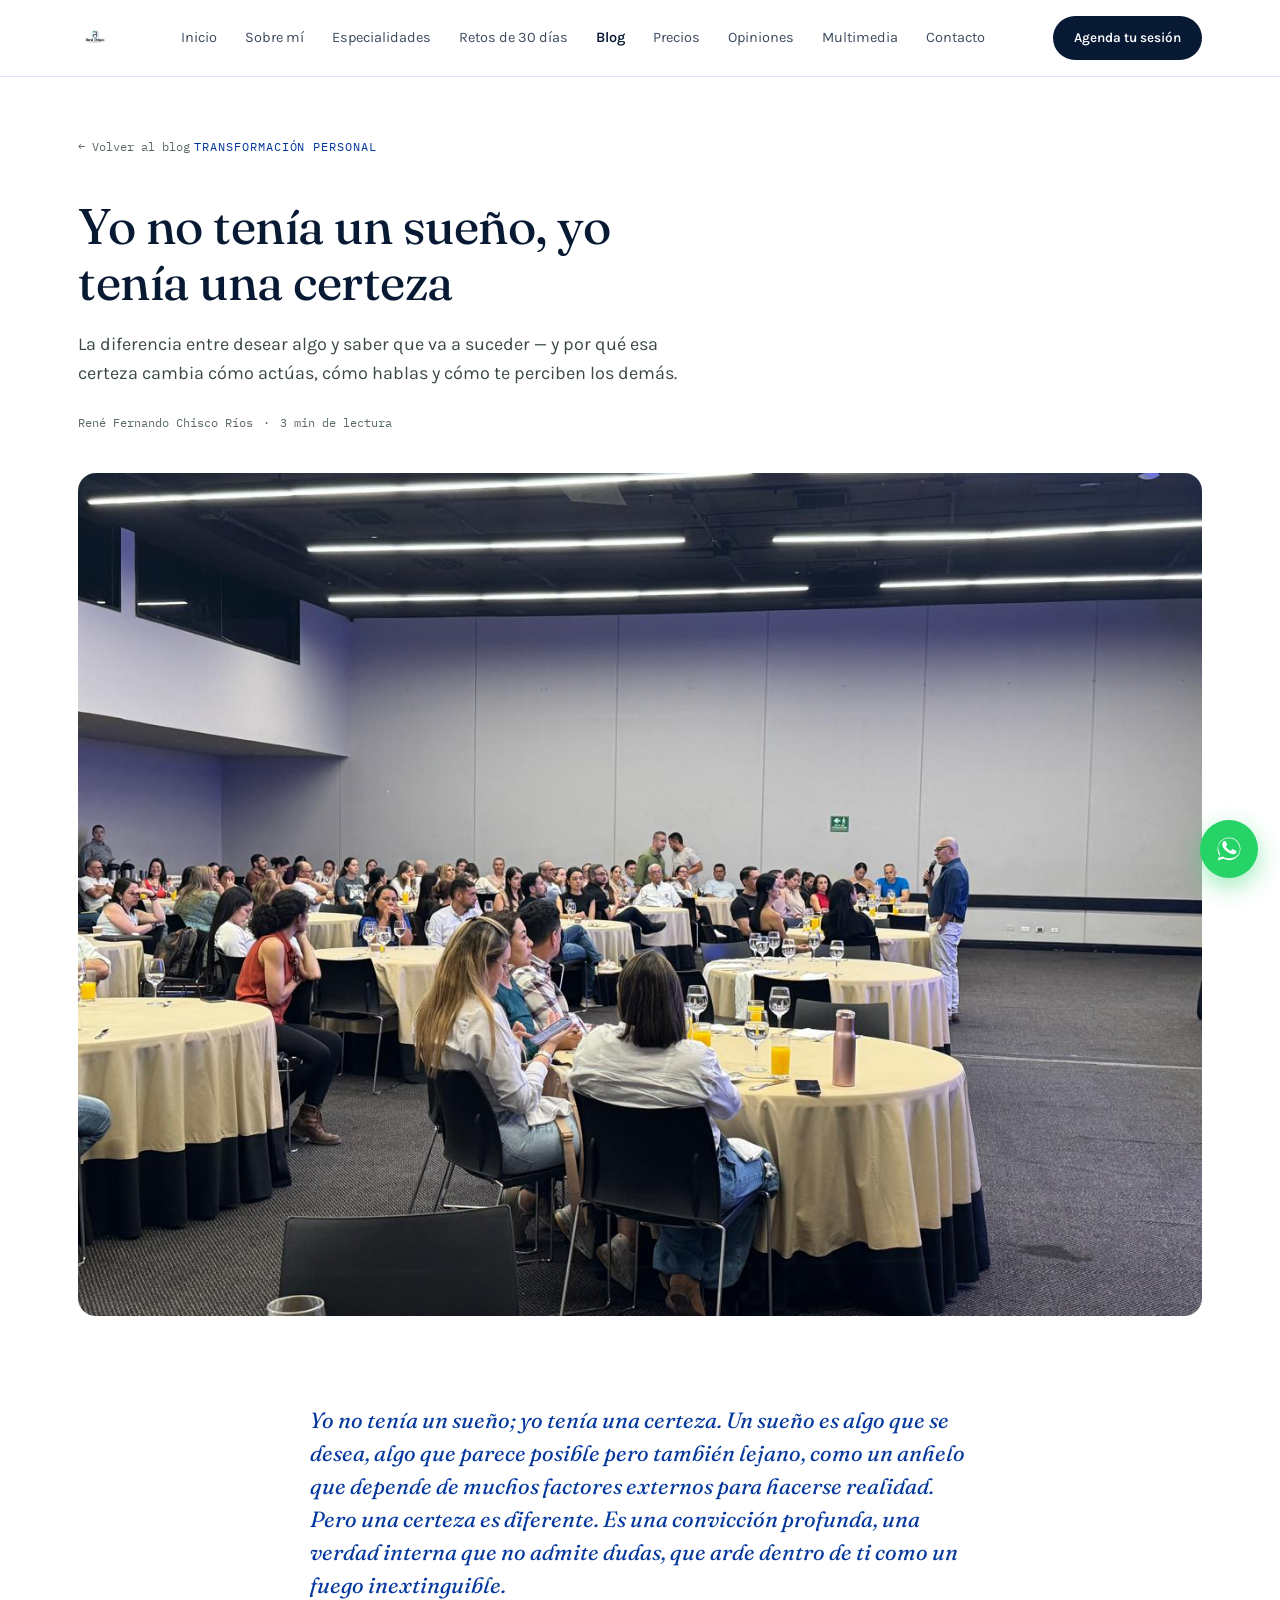
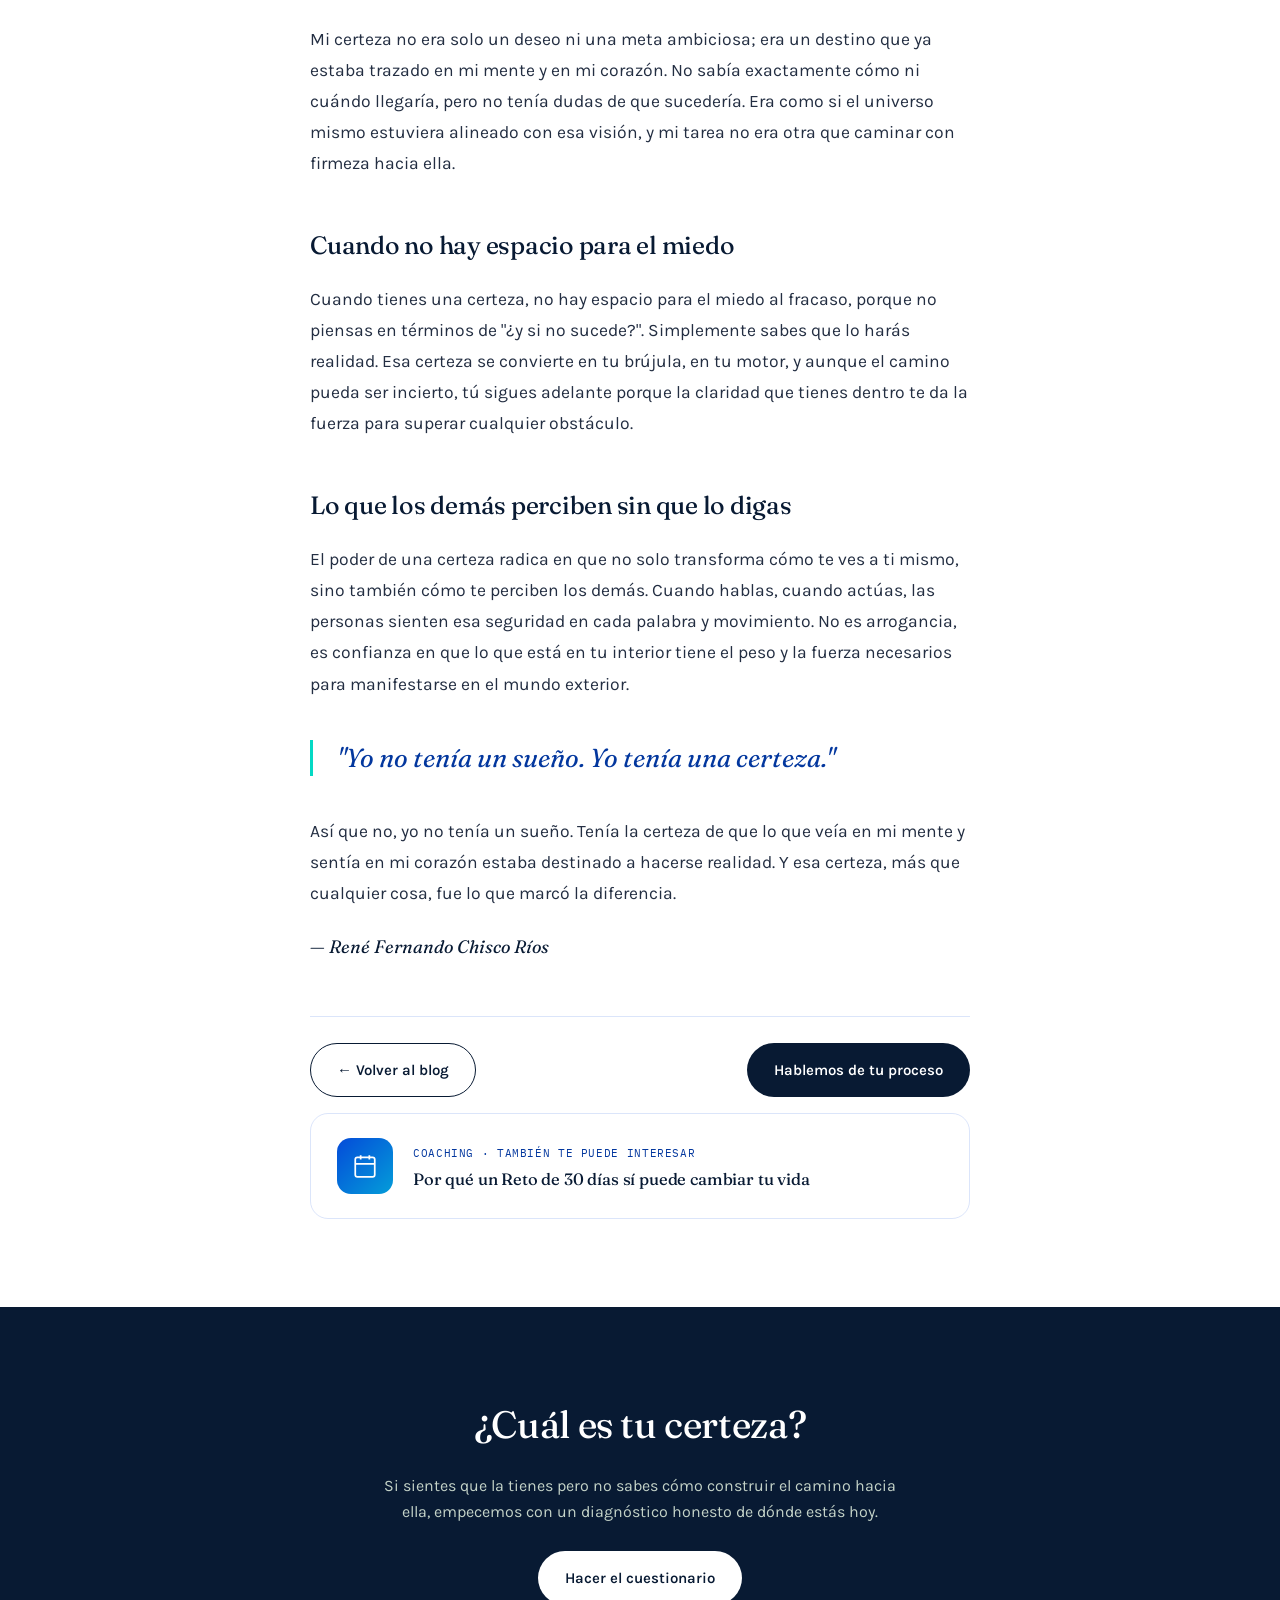
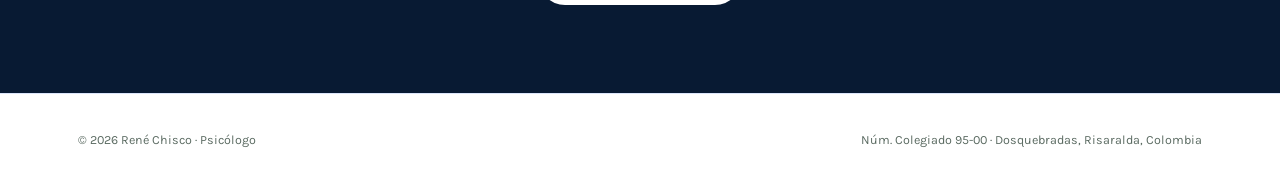
<file: blog-certeza.html>
<!DOCTYPE html>
<html lang="es">
<head>
<meta charset="UTF-8">
<meta name="viewport" content="width=device-width, initial-scale=1, viewport-fit=cover">
<title>Yo no tenía un sueño, yo tenía una certeza · René Chisco</title>
<meta name="description" content="La diferencia entre desear algo y saber que va a suceder — y por qué esa certeza cambia cómo actúas, hablas y te perciben los demás.">
<link rel="canonical" href="https://www.renefernandochisco.com/blog-certeza.html">
<meta name="robots" content="index, follow">
<meta name="theme-color" content="#081a33">
<link rel="icon" type="image/jpeg" href="assets/img/imagen-logo.jpg">

<meta property="og:type" content="article">
<meta property="og:site_name" content="René Fernando Chisco Ríos · Psicólogo">
<meta property="og:title" content="Yo no tenía un sueño, yo tenía una certeza">
<meta property="og:description" content="La diferencia entre desear algo y saber que va a suceder — y por qué esa certeza cambia cómo actúas, hablas y te perciben los demás.">
<meta property="og:url" content="https://www.renefernandochisco.com/blog-certeza.html">
<meta property="og:locale" content="es_CO">
<meta property="og:image" content="https://www.renefernandochisco.com/assets/img/imagen-logo.jpg">
<meta name="twitter:card" content="summary_large_image">

<link rel="preconnect" href="https://fonts.googleapis.com">
<link rel="preconnect" href="https://fonts.gstatic.com" crossorigin>
<link href="https://fonts.googleapis.com/css2?family=Fraunces:ital,opsz,wght@0,9..144,300;0,9..144,450;0,9..144,600;1,9..144,450&family=Karla:wght@400;500;600;700&family=IBM+Plex+Mono:wght@400;500&display=swap" rel="stylesheet">

<script type="application/ld+json">
{
  "@context": "https://schema.org",
  "@type": "BlogPosting",
  "headline": "Yo no tenía un sueño, yo tenía una certeza",
  "url": "https://www.renefernandochisco.com/blog-certeza.html",
  "datePublished": "2026-08-21",
  "author": { "@type": "Person", "name": "René Fernando Chisco Ríos" }
}
</script>

<style>
:root{
  --ink:#081a33; --paper:#ffffff; --card:#eef6fb;
  --moss:#044BD9; --moss-deep:#03379e; --ochre:#049DD9; --clay:#04D9C4;
  --line: rgba(4,75,217,.14);
  --wheel-1:#044BD9; --wheel-2:#0468BF; --wheel-3:#049DD9; --wheel-4:#04D9C4;
  --wheel-5:#03379e; --wheel-6:#03b6a3; --wheel-7:#1f6fe0;
  --radius: 18px;
}
*{box-sizing:border-box;}
html{scroll-behavior:smooth;}
body{margin:0;background:var(--paper);color:var(--ink);font-family:'Karla',sans-serif;font-size:16px;line-height:1.6;-webkit-font-smoothing:antialiased;}
h1,h2,h3,h4{font-family:'Fraunces',serif;font-weight:450;margin:0 0 .4em 0;letter-spacing:-.01em;}
a{color:inherit;}
img{max-width:100%;display:block;}
.wrap{max-width:1180px;margin:0 auto;padding:0 28px;}
:focus-visible{outline:2px solid var(--moss);outline-offset:3px;border-radius:4px;}
.eyebrow{font-family:'IBM Plex Mono',monospace;font-size:12.5px;letter-spacing:.14em;text-transform:uppercase;color:var(--moss);display:flex;align-items:center;gap:10px;}
.eyebrow::before{content:"";width:22px;height:1px;background:var(--clay);display:inline-block;}
section{padding:88px 0;}
@media(max-width:720px){section{padding:52px 0;}}
.btn{display:inline-flex;align-items:center;gap:8px;font-family:'Karla',sans-serif;font-weight:600;font-size:15px;padding:14px 26px;border-radius:100px;text-decoration:none;border:1px solid transparent;transition:transform .2s ease, background .2s ease;}
.btn-solid{background:var(--ink);color:var(--paper);}
.btn-solid:hover{transform:translateY(-2px);background:var(--moss-deep);}
.btn-line{border-color:var(--ink);color:var(--ink);}
.btn-line:hover{transform:translateY(-2px);background:var(--ink);color:var(--paper);}

header{position:sticky;top:0;z-index:50;background:rgba(255,255,255,.86);backdrop-filter:blur(10px);border-bottom:1px solid var(--line);}
header .wrap{display:flex;align-items:center;justify-content:space-between;padding-top:16px;padding-bottom:16px;}
.brand{display:flex;align-items:center;gap:10px;font-family:'Fraunces',serif;font-size:19px;text-decoration:none;color:var(--ink);}
.brand-mark{width:34px;height:34px;border-radius:50%;background:conic-gradient(var(--wheel-1) 0 51.4deg,var(--wheel-2) 0 102.8deg,var(--wheel-3) 0 154.2deg,var(--wheel-4) 0 205.6deg,var(--wheel-5) 0 257deg,var(--wheel-6) 0 308.4deg,var(--wheel-7) 0 360deg);flex:none;}
nav.mainnav{display:flex;gap:28px;font-size:14.5px;}
nav.mainnav a{text-decoration:none;opacity:.78;}
nav.mainnav a:hover{opacity:1;}
nav.mainnav a.active{opacity:1;font-weight:600;}
header .btn{padding:10px 20px;font-size:13.5px;}
.navtoggle{display:none;background:none;border:none;font-family:'Fraunces',serif;font-size:15px;cursor:pointer;color:var(--ink);}
@media(max-width:880px){
  nav.mainnav{display:none;position:absolute;top:100%;left:0;right:0;background:var(--paper);border-bottom:1px solid var(--line);flex-direction:column;gap:0;padding:8px 0;}
  nav.mainnav.open{display:flex;}
  nav.mainnav a{padding:14px 28px;border-top:1px solid var(--line);}
  nav.mainnav a:first-child{border-top:none;}
  header .btn{display:none;}
  .navtoggle{display:block;}
}

.article-hero{padding:56px 0 0;}
.article-hero .back-link{
  display:inline-flex;align-items:center;gap:8px;font-family:'IBM Plex Mono',monospace;font-size:12px;
  color:#5a6a61;text-decoration:none;margin-bottom:28px;
}
.article-hero .back-link:hover{color:var(--moss);}
.article-hero .post-cat{font-family:'IBM Plex Mono',monospace;font-size:12px;letter-spacing:.08em;text-transform:uppercase;color:var(--moss-deep);}
.article-hero h1{font-size:clamp(30px,4.6vw,50px);max-width:20ch;margin:14px 0 20px;line-height:1.12;}
.article-hero .dek{font-size:18px;color:#3a4941;max-width:58ch;margin:0 0 26px;}
.article-hero .post-meta{
  font-family:'IBM Plex Mono',monospace;font-size:12px;color:#5a6a61;display:flex;align-items:center;gap:10px;
}
.gradient-rule{height:5px;border-radius:100px;background:linear-gradient(90deg,var(--wheel-1),var(--wheel-3));margin:36px 0 0;}
.article-cover{
  margin-top:40px;border-radius:var(--radius);overflow:hidden;min-height:220px;
  background:linear-gradient(135deg,var(--wheel-5),var(--wheel-7));
  display:flex;align-items:center;justify-content:center;
}
.article-cover svg{width:88px;height:88px;}

.article-body{max-width:66ch;margin:0 auto;font-size:17.5px;line-height:1.78;color:#232e42;}
.article-body p{margin:0 0 22px;}
.article-body .lead{font-family:'Fraunces',serif;font-style:italic;font-size:22px;color:var(--moss-deep);line-height:1.5;}
.article-body h2{font-size:25px;margin-top:44px;margin-bottom:16px;color:var(--ink);}
.article-body blockquote{
  font-family:'Fraunces',serif;font-style:italic;font-size:26px;color:var(--moss-deep);
  border-left:3px solid var(--clay);padding-left:24px;margin:40px 0;line-height:1.4;
}
.article-body a{color:var(--moss);font-weight:600;text-decoration:underline;text-decoration-color:var(--line);}
.article-body a:hover{text-decoration-color:var(--moss);}
.signature{
  font-family:'Fraunces',serif;font-style:italic;font-size:18px;color:var(--ink);margin-top:36px;
}

.article-share{
  max-width:66ch;margin:52px auto 0;padding-top:26px;border-top:1px solid var(--line);
  display:flex;justify-content:space-between;align-items:center;flex-wrap:wrap;gap:16px;
}

.related-card{
  display:flex;align-items:center;gap:20px;border:1px solid var(--line);border-radius:var(--radius);
  padding:24px 26px;text-decoration:none;color:var(--ink);transition:.2s ease;max-width:66ch;margin:16px auto 0;
}
.related-card:hover{border-color:var(--moss);transform:translateY(-2px);}
.related-card .cover{
  width:56px;height:56px;border-radius:14px;flex:none;display:flex;align-items:center;justify-content:center;
  background:linear-gradient(135deg,var(--wheel-1),var(--wheel-3));
}
.related-card .cover svg{width:26px;height:26px;}
.related-card .cat{font-family:'IBM Plex Mono',monospace;font-size:10.5px;text-transform:uppercase;letter-spacing:.06em;color:var(--moss-deep);}
.related-card h3{font-size:16.5px;margin:2px 0 0;}

.cta-band{background:var(--ink);color:#fff;text-align:center;}
.cta-band h2{color:#fff;font-size:clamp(26px,4vw,38px);max-width:22ch;margin:0 auto 18px;}
.cta-band p{color:#c4d3c8;max-width:52ch;margin:0 auto 26px;}
.cta-band .hero-ctas{display:flex;gap:14px;flex-wrap:wrap;justify-content:center;}

footer{padding:36px 0;border-top:1px solid var(--line);}
footer .wrap{display:flex;justify-content:space-between;align-items:center;font-size:12.5px;color:#5a6a61;flex-wrap:wrap;gap:10px;}
.whatsapp-float{position:fixed;right:22px;bottom:22px;z-index:999;width:58px;height:58px;border-radius:50%;background:#25D366;display:flex;align-items:center;justify-content:center;box-shadow:0 8px 24px rgba(37,211,102,.45);transition:transform .2s ease, box-shadow .2s ease;}
.whatsapp-float:hover{transform:scale(1.08);box-shadow:0 10px 28px rgba(37,211,102,.6);}
@media(max-width:600px){.whatsapp-float{width:52px;height:52px;right:16px;bottom:16px;}}
@media (prefers-reduced-motion: reduce){html{scroll-behavior:auto;}*{transition:none !important;}}
</style>
</head>
<body>
<header>
  <div class="wrap">
    <a class="brand" href="index.html"><img src="assets/img/imagen-logo.jpg" alt="René Fernando Chisco Ríos - Psicología & Coaching" class="brand-mark"></a>
    <nav class="mainnav" id="mainnav">
      <a href="index.html">Inicio</a>
      <a href="sobre-mi.html">Sobre mí</a>
      <a href="especialidades.html">Especialidades</a>
      <a href="retos.html">Retos de 30 días</a>
      <a href="blog.html" class="active" aria-current="page">Blog</a>
      <a href="precios.html">Precios</a>
      <a href="opiniones.html">Opiniones</a>
      <a href="multimedia.html">Multimedia</a>
      <a href="contacto.html">Contacto</a>
    </nav>
    <button class="navtoggle" id="navtoggle" aria-label="Abrir menú" aria-expanded="false">Menú</button>
    <a class="btn btn-solid" href="contacto.html">Agenda tu sesión</a>
  </div>
</header>

<main>
  <section class="article-hero">
    <div class="wrap">
      <a class="back-link" href="blog.html">← Volver al blog</a>
      <span class="post-cat">Transformación personal</span>
      <h1>Yo no tenía un sueño, yo tenía una certeza</h1>
      <p class="dek">La diferencia entre desear algo y saber que va a suceder — y por qué esa certeza cambia cómo actúas, cómo hablas y cómo te perciben los demás.</p>
      <div class="post-meta">
        <span>René Fernando Chisco Ríos</span><span>·</span><span>3 min de lectura</span>
      </div>
      <div class="article-cover">
  <!-- Cambia la ruta de la imagen por la imagen de tu artículo -->
  <img 
    src="assets/img/primera-foto.jpg" 
    alt="Yo no tenía un sueño, yo tenía una certeza"
  >
</div>
    </div>
  </section>

  <section>
    <div class="wrap">
      <div class="article-body">
        <p class="lead">Yo no tenía un sueño; yo tenía una certeza. Un sueño es algo que se desea, algo que parece posible pero también lejano, como un anhelo que depende de muchos factores externos para hacerse realidad. Pero una certeza es diferente. Es una convicción profunda, una verdad interna que no admite dudas, que arde dentro de ti como un fuego inextinguible.</p>

        <p>Mi certeza no era solo un deseo ni una meta ambiciosa; era un destino que ya estaba trazado en mi mente y en mi corazón. No sabía exactamente cómo ni cuándo llegaría, pero no tenía dudas de que sucedería. Era como si el universo mismo estuviera alineado con esa visión, y mi tarea no era otra que caminar con firmeza hacia ella.</p>

        <h2>Cuando no hay espacio para el miedo</h2>
        <p>Cuando tienes una certeza, no hay espacio para el miedo al fracaso, porque no piensas en términos de "¿y si no sucede?". Simplemente sabes que lo harás realidad. Esa certeza se convierte en tu brújula, en tu motor, y aunque el camino pueda ser incierto, tú sigues adelante porque la claridad que tienes dentro te da la fuerza para superar cualquier obstáculo.</p>

        <h2>Lo que los demás perciben sin que lo digas</h2>
        <p>El poder de una certeza radica en que no solo transforma cómo te ves a ti mismo, sino también cómo te perciben los demás. Cuando hablas, cuando actúas, las personas sienten esa seguridad en cada palabra y movimiento. No es arrogancia, es confianza en que lo que está en tu interior tiene el peso y la fuerza necesarios para manifestarse en el mundo exterior.</p>

        <blockquote>"Yo no tenía un sueño. Yo tenía una certeza."</blockquote>

        <p>Así que no, yo no tenía un sueño. Tenía la certeza de que lo que veía en mi mente y sentía en mi corazón estaba destinado a hacerse realidad. Y esa certeza, más que cualquier cosa, fue lo que marcó la diferencia.</p>

        <p class="signature">— René Fernando Chisco Ríos</p>
      </div>

      <div class="article-share">
        <a class="btn btn-line" href="blog.html">← Volver al blog</a>
        <a class="btn btn-solid" href="https://wa.me/573117472236?text=Hola%20Ren%C3%A9%2C%20le%C3%AD%20%22Yo%20no%20ten%C3%ADa%20un%20sue%C3%B1o%2C%20yo%20ten%C3%ADa%20una%20certeza%22%20y%20quiero%20agendar" target="_blank" rel="noopener">Hablemos de tu proceso</a>
      </div>

      <a class="related-card" href="blog-retos-30-dias.html">
        <div class="cover"><svg viewBox="0 0 24 24" fill="none" stroke="#fff" stroke-width="1.6"><rect x="3" y="4" width="18" height="18" rx="2"/><path d="M16 2v4M8 2v4M3 10h18"/></svg></div>
        <div>
          <span class="cat">Coaching · También te puede interesar</span>
          <h3>Por qué un Reto de 30 días sí puede cambiar tu vida</h3>
        </div>
      </a>
    </div>
  </section>

  <section class="cta-band">
    <div class="wrap">
      <h2>¿Cuál es tu certeza?</h2>
      <p>Si sientes que la tienes pero no sabes cómo construir el camino hacia ella, empecemos con un diagnóstico honesto de dónde estás hoy.</p>
      <div class="hero-ctas">
        <a class="btn btn-solid" style="background:var(--paper);color:var(--ink);" href="retos.html">Hacer el cuestionario</a>
      </div>
    </div>
  </section>
</main>

<footer>
  <div class="wrap">
    <span>© 2026 René Chisco · Psicólogo</span>
    <span>Núm. Colegiado 95-00 · Dosquebradas, Risaralda, Colombia</span>
  </div>
</footer>

<a class="whatsapp-float" href="https://wa.me/573117472236?text=Hola%20Ren%C3%A9%2C%20quiero%20agendar%20una%20consulta" target="_blank" rel="noopener" aria-label="Escribir por WhatsApp">
  <svg viewBox="0 0 32 32" width="28" height="28" fill="#fff"><path d="M16 2.9C8.8 2.9 2.9 8.8 2.9 16c0 2.5.7 4.9 2 7L3 29l6.2-1.9c2 .1 4 1.7 6.8 1.7 7.2 0 13.1-5.9 13.1-13.1S23.2 2.9 16 2.9zm0 23.8c-2.4 0-4.6-.7-6.5-1.9l-.5-.3-4.6 1.4 1.5-4.4-.3-.5c-1.3-2-2-4.3-2-6.7C3.6 9.2 9.2 3.6 16 3.6S28.4 9.2 28.4 16 22.8 26.7 16 26.7zm7.1-9.2c-.4-.2-2.3-1.1-2.6-1.3-.4-.1-.6-.2-.9.2-.3.4-1 1.3-1.2 1.5-.2.3-.4.3-.8.1-.4-.2-1.6-.6-3-1.9-1.1-1-1.9-2.2-2.1-2.6-.2-.4 0-.6.2-.8.2-.2.4-.4.6-.7.2-.2.3-.4.4-.6.1-.3 0-.5 0-.7-.1-.2-.9-2.2-1.3-3-.3-.8-.7-.7-.9-.7h-.8c-.3 0-.7.1-1 .5-.4.4-1.4 1.3-1.4 3.3s1.4 3.8 1.6 4.1c.2.3 2.8 4.3 6.9 6 4.1 1.7 4.1 1.1 4.8 1.1.7 0 2.3-.9 2.6-1.9.3-.9.3-1.7.2-1.9-.1-.2-.4-.3-.8-.5z"/></svg>
</a>

<script>
(function(){
  var toggle = document.getElementById('navtoggle');
  var nav = document.getElementById('mainnav');
  if(toggle && nav){
    toggle.addEventListener('click', function(){
      var isOpen = nav.classList.toggle('open');
      toggle.setAttribute('aria-expanded', isOpen ? 'true' : 'false');
    });
    nav.querySelectorAll('a').forEach(function(link){
      link.addEventListener('click', function(){
        nav.classList.remove('open');
        toggle.setAttribute('aria-expanded', 'false');
      });
    });
  }
})();
</script>
</body>
</html>
</file>
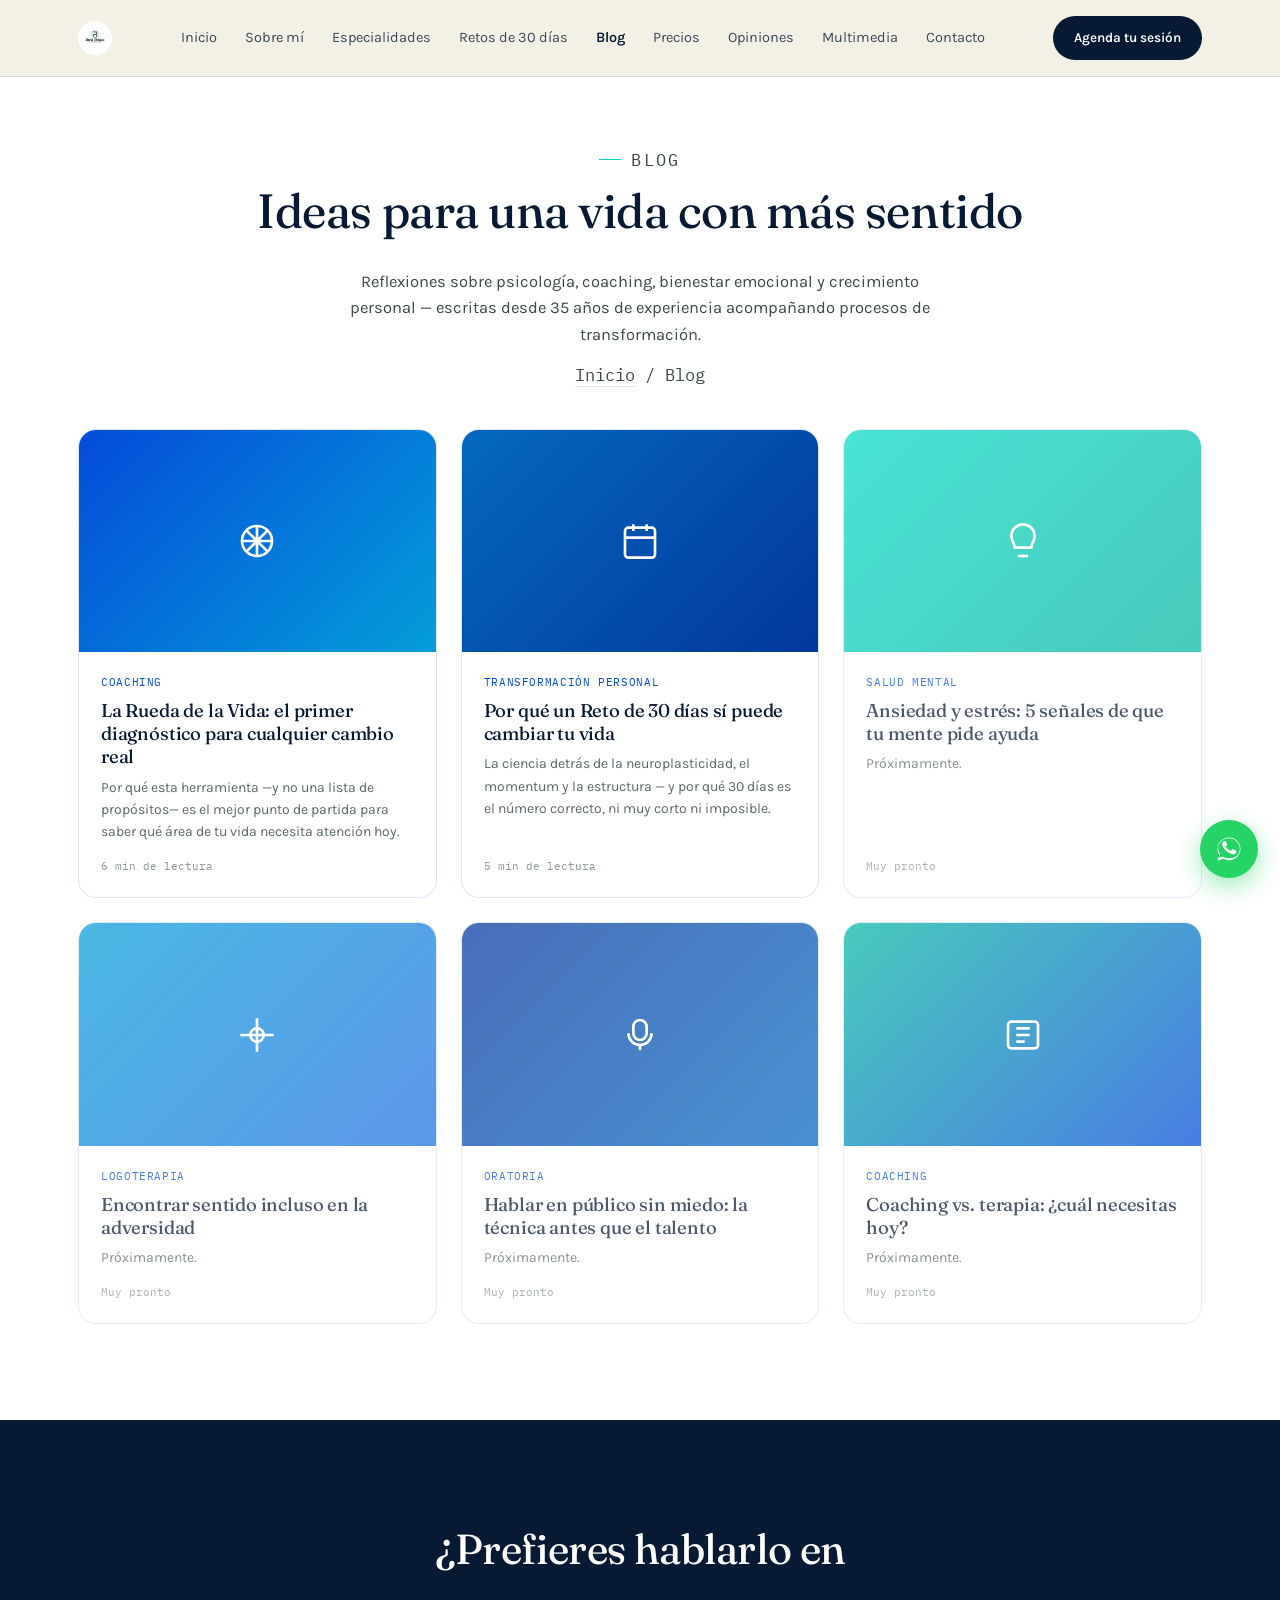
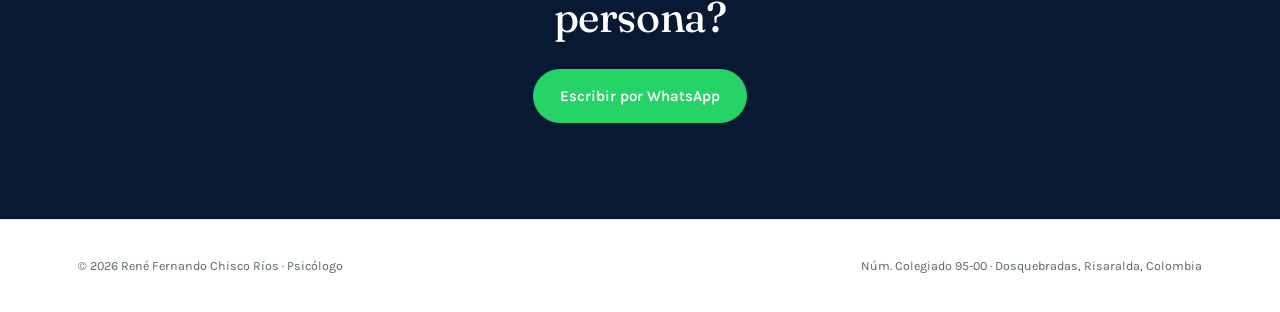
<file: blog-dinamico.html>
<!DOCTYPE html>
<html lang="es">
<head>
<meta charset="UTF-8">
<meta name="viewport" content="width=device-width, initial-scale=1, viewport-fit=cover">
<title>Blog · Artículos sobre psicología y coaching · René Chisco</title>
<meta name="description" content="Artículos sobre psicología, coaching, bienestar emocional y crecimiento personal, escritos por René Fernando Chisco Ríos.">
<link rel="canonical" href="https://www.renefernandochisco.com/blog.html">
<meta name="robots" content="index, follow">
<meta name="theme-color" content="#1c2b24">
<link rel="icon" type="image/jpeg" href="assets/img/imagen-logo.jpg">
<meta property="og:type" content="website">
<meta property="og:site_name" content="René Fernando Chisco Ríos · Psicólogo">
<meta property="og:title" content="Blog · Artículos sobre psicología y coaching · René Chisco">
<meta property="og:description" content="Artículos sobre psicología, coaching, bienestar emocional y crecimiento personal.">
<meta property="og:url" content="https://www.renefernandochisco.com/blog.html">
<meta property="og:locale" content="es_CO">
<link rel="preconnect" href="https://fonts.googleapis.com">
<link rel="preconnect" href="https://fonts.gstatic.com" crossorigin>
<link href="https://fonts.googleapis.com/css2?family=Fraunces:ital,opsz,wght@0,9..144,300;0,9..144,450;0,9..144,600;1,9..144,450&family=Karla:wght@400;500;600;700&family=IBM+Plex+Mono:wght@400;500&display=swap" rel="stylesheet">

<!-- CSS embebido: mismas variables, colores y componentes de assets/css/style.css -->
<style>
:root{
    --ink:#081a33;
    --paper:#ffffff;
    --card:#eef6fb;
    --moss:#044BD9;
    --moss-deep:#03379e;
    --ochre:#049DD9;
    --clay:#04D9C4;
    --line: rgba(4,75,217,.14);
    --wheel-1:#044BD9;
    --wheel-2:#0468BF;
    --wheel-3:#049DD9;
    --wheel-4:#04D9C4;
    --wheel-5:#03379e;
    --wheel-6:#03b6a3;
    --wheel-7:#1f6fe0;
    --radius: 18px;
  }
  *{box-sizing:border-box;}
  html{scroll-behavior:smooth;}
  body{
    margin:0;
    background:var(--paper);
    color:var(--ink);
    font-family:'Karla',sans-serif;
    font-size:16px;
    line-height:1.6;
    -webkit-font-smoothing:antialiased;
  }
  h1,h2,h3,h4{
    font-family:'Fraunces',serif;
    font-weight:450;
    margin:0 0 .4em 0;
    letter-spacing:-.01em;
  }
  a{color:inherit;}
  img{max-width:100%;display:block;}
  .wrap{max-width:1180px;margin:0 auto;padding:0 28px;}
  .eyebrow{
    font-family:'IBM Plex Mono',monospace;
    font-size:12.5px;
    letter-spacing:.14em;
    text-transform:uppercase;
    color:var(--moss);
    display:flex;
    align-items:center;
    gap:10px;
  }
  .eyebrow::before{content:"";width:22px;height:1px;background:var(--clay);display:inline-block;}
  section{padding:96px 0;}
  @media(max-width:720px){section{padding:64px 0;}}
  .btn{
    display:inline-flex;align-items:center;gap:8px;
    font-family:'Karla',sans-serif;font-weight:600;font-size:15px;
    padding:14px 26px;border-radius:100px;
    text-decoration:none;border:1px solid transparent;
    transition:transform .2s ease, background .2s ease;
  }
  .btn-solid{background:var(--ink);color:var(--paper);}
  .btn-solid:hover{transform:translateY(-2px);background:var(--moss-deep);}
  .btn-line{border-color:var(--ink);color:var(--ink);}
  .btn-line:hover{transform:translateY(-2px);background:var(--ink);color:var(--paper);}

  /* HEADER */
  header{
    position:sticky;top:0;z-index:50;
    background:rgba(242,238,226,.86);
    backdrop-filter:blur(10px);
    border-bottom:1px solid var(--line);
  }
  header .wrap{display:flex;align-items:center;justify-content:space-between;padding-top:16px;padding-bottom:16px;}
  .brand{display:flex;align-items:center;gap:10px;font-family:'Fraunces',serif;font-size:19px;text-decoration:none;color:var(--ink);}
  .brand-mark{
    width:34px;height:34px;border-radius:50%;
    background:conic-gradient(var(--wheel-1) 0 51.4deg,var(--wheel-2) 0 102.8deg,var(--wheel-3) 0 154.2deg,var(--wheel-4) 0 205.6deg,var(--wheel-5) 0 257deg,var(--wheel-6) 0 308.4deg,var(--wheel-7) 0 360deg);
    flex:none;
  }
  nav.mainnav{display:flex;gap:28px;font-size:14.5px;}
  nav.mainnav a{text-decoration:none;opacity:.78;}
  nav.mainnav a:hover{opacity:1;}
  nav.mainnav a.active{opacity:1;font-weight:600;}
  header .btn{padding:10px 20px;font-size:13.5px;}
  .navtoggle{display:none;background:none;border:none;font-family:'Fraunces',serif;font-size:15px;cursor:pointer;color:var(--ink);}
  @media(max-width:880px){
    nav.mainnav{
      display:none;position:absolute;top:100%;left:0;right:0;
      background:var(--paper);border-bottom:1px solid var(--line);
      flex-direction:column;gap:0;padding:8px 0;
    }
    nav.mainnav.open{display:flex;}
    nav.mainnav a{padding:14px 28px;border-top:1px solid var(--line);}
    nav.mainnav a:first-child{border-top:none;}
    header .btn{display:none;}
    .navtoggle{display:block;}
  }

  /* PAGE HERO */
  .page-hero{padding-top:56px;padding-bottom:24px;}
  .page-hero .eyebrow{justify-content:center;}
  .page-hero h1{text-align:center;font-size:clamp(30px,4.5vw,48px);}
  .page-hero p{text-align:center;max-width:60ch;margin:14px auto 0;color:#3a4941;font-size:16.5px;}
  .breadcrumb{font-family:'IBM Plex Mono',monospace;font-size:11.5px;color:#5a6a61;text-align:center;margin-top:14px;}
  .breadcrumb a{text-decoration:none;border-bottom:1px solid var(--line);}

  /* BLOG GRID */
  .blog-grid{display:grid;grid-template-columns:repeat(3,1fr);gap:24px;margin-top:8px;}
  @media(max-width:960px){.blog-grid{grid-template-columns:repeat(2,1fr);}}
  @media(max-width:620px){.blog-grid{grid-template-columns:1fr;}}
  .blog-card{
    display:flex;flex-direction:column;text-decoration:none;color:var(--ink);
    border:1px solid var(--line);border-radius:var(--radius);overflow:hidden;
    background:var(--paper);transition:transform .25s ease, box-shadow .25s ease;
  }
  .blog-card:hover{transform:translateY(-4px);box-shadow:0 14px 30px rgba(4,75,217,.12);}
  .blog-card .cover{
    aspect-ratio:16/10;display:flex;align-items:center;justify-content:center;
  }
  .blog-card .cover svg{width:40px;height:40px;}
  .blog-card .body{padding:22px;display:flex;flex-direction:column;gap:8px;flex:1;}
  .blog-card .cat{
    font-family:'IBM Plex Mono',monospace;font-size:10.5px;text-transform:uppercase;
    letter-spacing:.06em;color:var(--moss);
  }
  .blog-card h3{font-size:18.5px;line-height:1.25;margin:0;}
  .blog-card p{font-size:14px;color:#5a6a61;margin:0;flex:1;}
  .blog-card .meta{font-family:'IBM Plex Mono',monospace;font-size:11px;color:#8a988e;margin-top:6px;}
  .blog-card.soon{cursor:default;opacity:.72;}
  .blog-card.soon:hover{transform:none;box-shadow:none;}

  /* CTA BAND */
  .cta-band{background:var(--ink);color:#fff;text-align:center;}
  .cta-band h2{color:#fff;font-size:clamp(28px,4vw,42px);max-width:20ch;margin:0 auto 18px;}
  .cta-band .hero-ctas{display:flex;gap:14px;flex-wrap:wrap;justify-content:center;}

  footer{padding:36px 0;border-top:1px solid var(--line);}
  footer .wrap{display:flex;justify-content:space-between;align-items:center;font-size:12.5px;color:#5a6a61;flex-wrap:wrap;gap:10px;}

  /* WHATSAPP FLOTANTE */
  .whatsapp-float{
    position:fixed;right:22px;bottom:22px;z-index:999;
    width:58px;height:58px;border-radius:50%;
    background:#25D366;display:flex;align-items:center;justify-content:center;
    box-shadow:0 8px 24px rgba(37,211,102,.45);
    transition:transform .2s ease, box-shadow .2s ease;
  }
  .whatsapp-float:hover{transform:scale(1.08);box-shadow:0 10px 28px rgba(37,211,102,.6);}
  @media(max-width:600px){.whatsapp-float{width:52px;height:52px;right:16px;bottom:16px;}}

  @media (prefers-reduced-motion: reduce){
    html{scroll-behavior:auto;}
    *{transition:none !important;}
  }
</style>
</head>
<body>
<header>
  <div class="wrap">
    <a class="brand" href="index.html"><img src="assets/img/imagen-logo.jpg" alt="René Fernando Chisco Ríos - Psicología & Coaching" class="brand-mark"></a>
    <nav class="mainnav" id="mainnav">
      <a href="index.html">Inicio</a>
      <a href="sobre-mi.html">Sobre mí</a>
      <a href="especialidades.html">Especialidades</a>
      <a href="retos.html">Retos de 30 días</a>
      <a href="blog.html" class="active">Blog</a>
      <a href="precios.html">Precios</a>
      <a href="opiniones.html">Opiniones</a>
      <a href="multimedia.html">Multimedia</a>
      <a href="contacto.html">Contacto</a>
    </nav>
    <button class="navtoggle" id="navtoggle" aria-label="Abrir menú" aria-expanded="false">Menú</button>
    <a class="btn btn-solid" href="contacto.html">Agenda tu sesión</a>
  </div>
</header>

<main>

  <section class="page-hero">
    <div class="wrap">
      <p class="eyebrow">Blog</p>
      <h1>Ideas para una vida con más sentido</h1>
      <p>Reflexiones sobre psicología, coaching, bienestar emocional y crecimiento personal — escritas desde 35 años de experiencia acompañando procesos de transformación.</p>
      <p class="breadcrumb"><a href="index.html">Inicio</a> / Blog</p>
    </div>
  </section>

  <section style="padding-top:8px;">
    <div class="wrap">
      <div class="blog-grid">

        <a class="blog-card" href="blog-rueda-de-la-vida.html">
          <div class="cover" style="background:linear-gradient(135deg,var(--wheel-1),var(--wheel-3));">
            <svg viewBox="0 0 24 24" fill="none" stroke="#fff" stroke-width="1.6"><circle cx="12" cy="12" r="9"/><path d="M12 3v18M3 12h18M5.6 5.6l12.8 12.8M18.4 5.6L5.6 18.4"/></svg>
          </div>
          <div class="body">
            <span class="cat">Coaching</span>
            <h3>La Rueda de la Vida: el primer diagnóstico para cualquier cambio real</h3>
            <p>Por qué esta herramienta —y no una lista de propósitos— es el mejor punto de partida para saber qué área de tu vida necesita atención hoy.</p>
            <span class="meta">6 min de lectura</span>
          </div>
        </a>

        <a class="blog-card" href="blog-retos-30-dias.html">
          <div class="cover" style="background:linear-gradient(135deg,var(--wheel-2),var(--wheel-5));">
            <svg viewBox="0 0 24 24" fill="none" stroke="#fff" stroke-width="1.6"><rect x="3" y="4" width="18" height="18" rx="2"/><path d="M16 2v4M8 2v4M3 10h18"/></svg>
          </div>
          <div class="body">
            <span class="cat">Transformación personal</span>
            <h3>Por qué un Reto de 30 días sí puede cambiar tu vida</h3>
            <p>La ciencia detrás de la neuroplasticidad, el momentum y la estructura — y por qué 30 días es el número correcto, ni muy corto ni imposible.</p>
            <span class="meta">5 min de lectura</span>
          </div>
        </a>

        <div class="blog-card soon">
          <div class="cover" style="background:linear-gradient(135deg,var(--wheel-4),var(--wheel-6));">
            <svg viewBox="0 0 24 24" fill="none" stroke="#fff" stroke-width="1.6"><path d="M12 2a7 7 0 0 0-7 7c0 3 2 4.5 2 7h10c0-2.5 2-4 2-7a7 7 0 0 0-7-7z"/><path d="M9 21h6"/></svg>
          </div>
          <div class="body">
            <span class="cat">Salud mental</span>
            <h3>Ansiedad y estrés: 5 señales de que tu mente pide ayuda</h3>
            <p>Próximamente.</p>
            <span class="meta">Muy pronto</span>
          </div>
        </div>

        <div class="blog-card soon">
          <div class="cover" style="background:linear-gradient(135deg,var(--wheel-3),var(--wheel-7));">
            <svg viewBox="0 0 24 24" fill="none" stroke="#fff" stroke-width="1.6"><path d="M12 2v20M2 12h20"/><circle cx="12" cy="12" r="4"/></svg>
          </div>
          <div class="body">
            <span class="cat">Logoterapia</span>
            <h3>Encontrar sentido incluso en la adversidad</h3>
            <p>Próximamente.</p>
            <span class="meta">Muy pronto</span>
          </div>
        </div>

        <div class="blog-card soon">
          <div class="cover" style="background:linear-gradient(135deg,var(--wheel-5),var(--wheel-2));">
            <svg viewBox="0 0 24 24" fill="none" stroke="#fff" stroke-width="1.6"><path d="M12 3a4 4 0 0 1 4 4v4a4 4 0 0 1-8 0V7a4 4 0 0 1 4-4z"/><path d="M19 11a7 7 0 0 1-14 0M12 18v3"/></svg>
          </div>
          <div class="body">
            <span class="cat">Oratoria</span>
            <h3>Hablar en público sin miedo: la técnica antes que el talento</h3>
            <p>Próximamente.</p>
            <span class="meta">Muy pronto</span>
          </div>
        </div>

        <div class="blog-card soon">
          <div class="cover" style="background:linear-gradient(135deg,var(--wheel-6),var(--wheel-1));">
            <svg viewBox="0 0 24 24" fill="none" stroke="#fff" stroke-width="1.6"><path d="M8 12h8M8 16h5M8 8h8"/><rect x="3" y="4" width="18" height="16" rx="2"/></svg>
          </div>
          <div class="body">
            <span class="cat">Coaching</span>
            <h3>Coaching vs. terapia: ¿cuál necesitas hoy?</h3>
            <p>Próximamente.</p>
            <span class="meta">Muy pronto</span>
          </div>
        </div>

      </div>
    </div>
  </section>

  <section class="cta-band">
    <div class="wrap">
      <h2>¿Prefieres hablarlo en persona?</h2>
      <div class="hero-ctas">
        <a class="btn btn-solid" style="background:#25D366;color:#fff;" href="https://wa.me/573117472236?text=Hola%20Ren%C3%A9%2C%20quiero%20agendar%20una%20consulta" target="_blank" rel="noopener">Escribir por WhatsApp</a>
      </div>
    </div>
  </section>

</main>

<footer>
  <div class="wrap">
    <span>© 2026 René Fernando Chisco Ríos · Psicólogo</span>
    <span>Núm. Colegiado 95-00 · Dosquebradas, Risaralda, Colombia</span>
  </div>
</footer>

<a class="whatsapp-float" href="https://wa.me/573117472236?text=Hola%20Ren%C3%A9%2C%20quiero%20agendar%20una%20consulta" target="_blank" rel="noopener" aria-label="Escribir por WhatsApp">
  <svg viewBox="0 0 32 32" width="28" height="28" fill="#fff"><path d="M16 2.9C8.8 2.9 2.9 8.8 2.9 16c0 2.5.7 4.9 2 7L3 29l6.2-1.9c2 .1 4 1.7 6.8 1.7 7.2 0 13.1-5.9 13.1-13.1S23.2 2.9 16 2.9zm0 23.8c-2.4 0-4.6-.7-6.5-1.9l-.5-.3-4.6 1.4 1.5-4.4-.3-.5c-1.3-2-2-4.3-2-6.7C3.6 9.2 9.2 3.6 16 3.6S28.4 9.2 28.4 16 22.8 26.7 16 26.7zm7.1-9.2c-.4-.2-2.3-1.1-2.6-1.3-.4-.1-.6-.2-.9.2-.3.4-1 1.3-1.2 1.5-.2.3-.4.3-.8.1-.4-.2-1.6-.6-3-1.9-1.1-1-1.9-2.2-2.1-2.6-.2-.4 0-.6.2-.8.2-.2.4-.4.6-.7.2-.2.3-.4.4-.6.1-.3 0-.5 0-.7-.1-.2-.9-2.2-1.3-3-.3-.8-.7-.7-.9-.7h-.8c-.3 0-.7.1-1 .5-.4.4-1.4 1.3-1.4 3.3s1.4 3.8 1.6 4.1c.2.3 2.8 4.3 6.9 6 4.1 1.7 4.1 1.1 4.8 1.1.7 0 2.3-.9 2.6-1.9.3-.9.3-1.7.2-1.9-.1-.2-.4-.3-.8-.5z"/></svg>
</a>

<!-- JavaScript embebido: toggle del menú móvil -->
<script>
(function(){
  var toggle = document.getElementById('navtoggle');
  var nav = document.getElementById('mainnav');
  if(!toggle || !nav) return;

  toggle.addEventListener('click', function(){
    var isOpen = nav.classList.toggle('open');
    toggle.setAttribute('aria-expanded', isOpen ? 'true' : 'false');
  });

  nav.querySelectorAll('a').forEach(function(link){
    link.addEventListener('click', function(){
      nav.classList.remove('open');
      toggle.setAttribute('aria-expanded', 'false');
    });
  });
})();
</script>
</body>
</html>
</file>
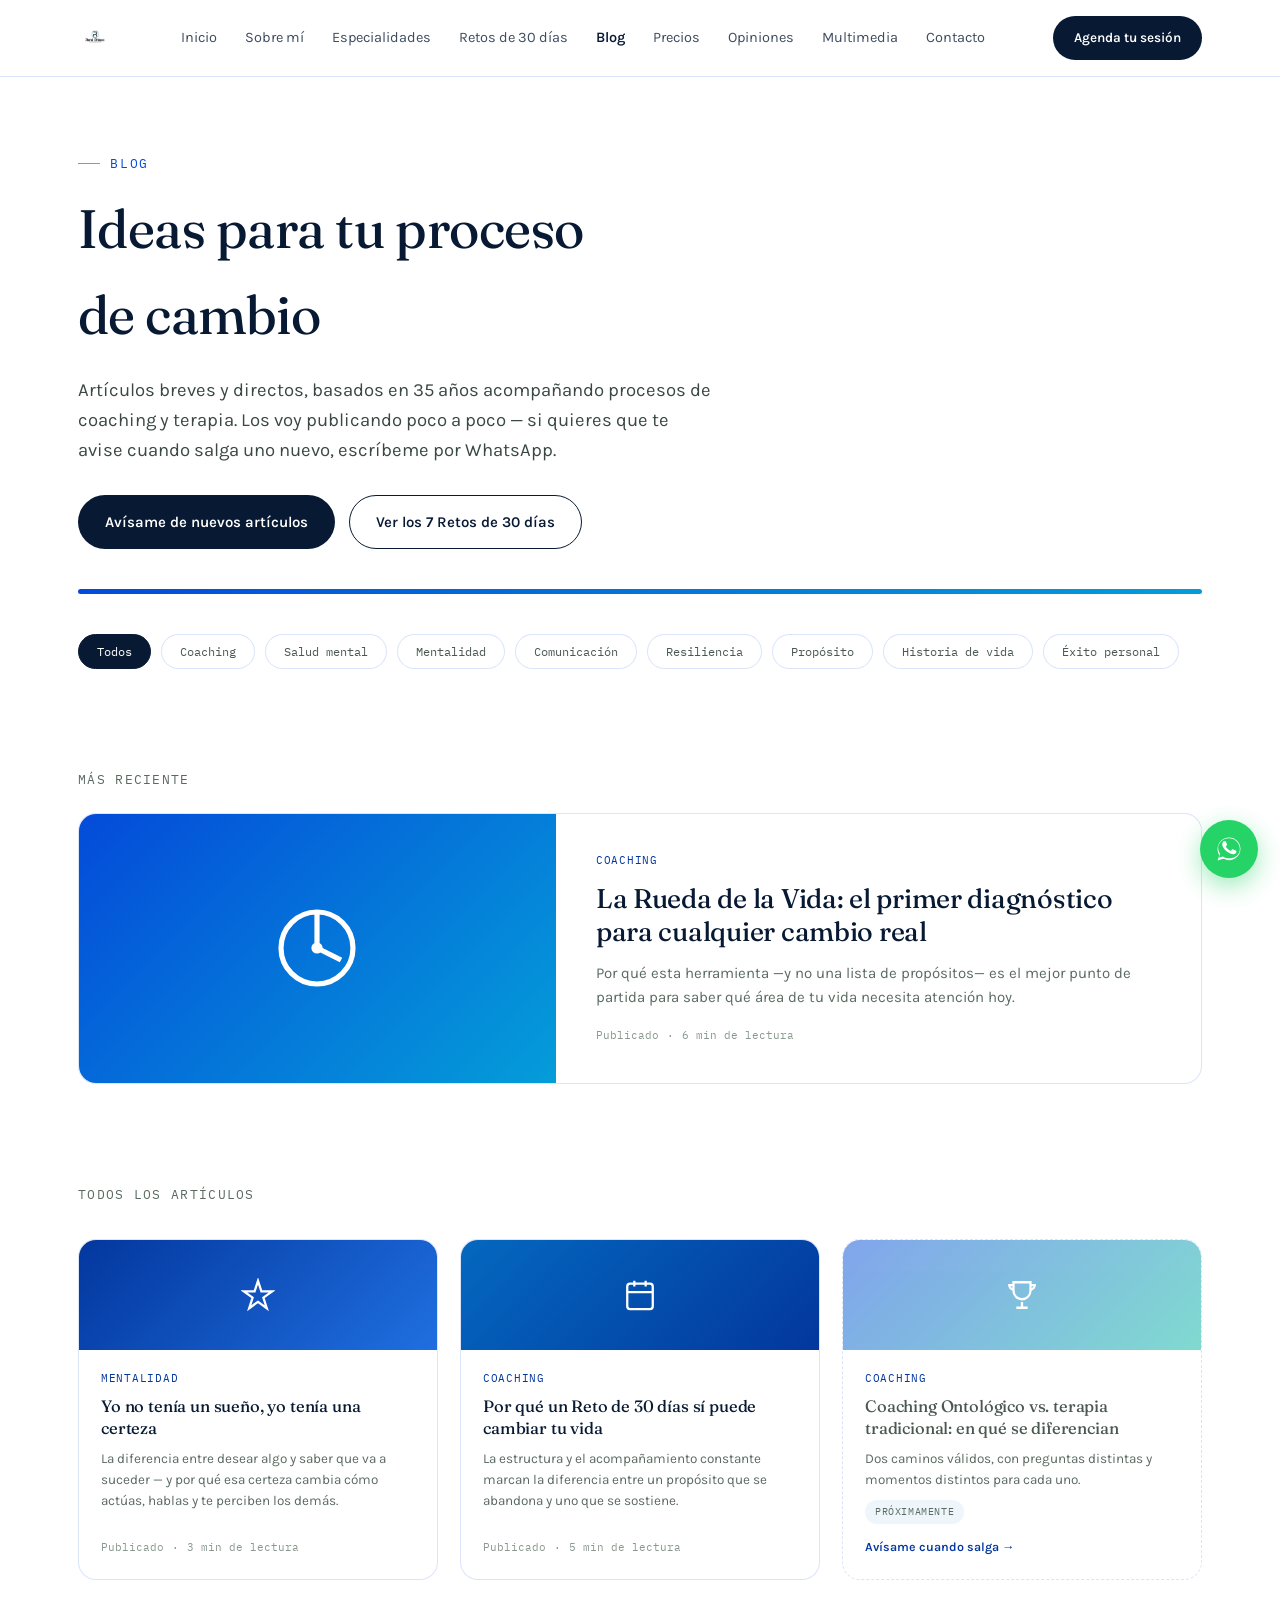
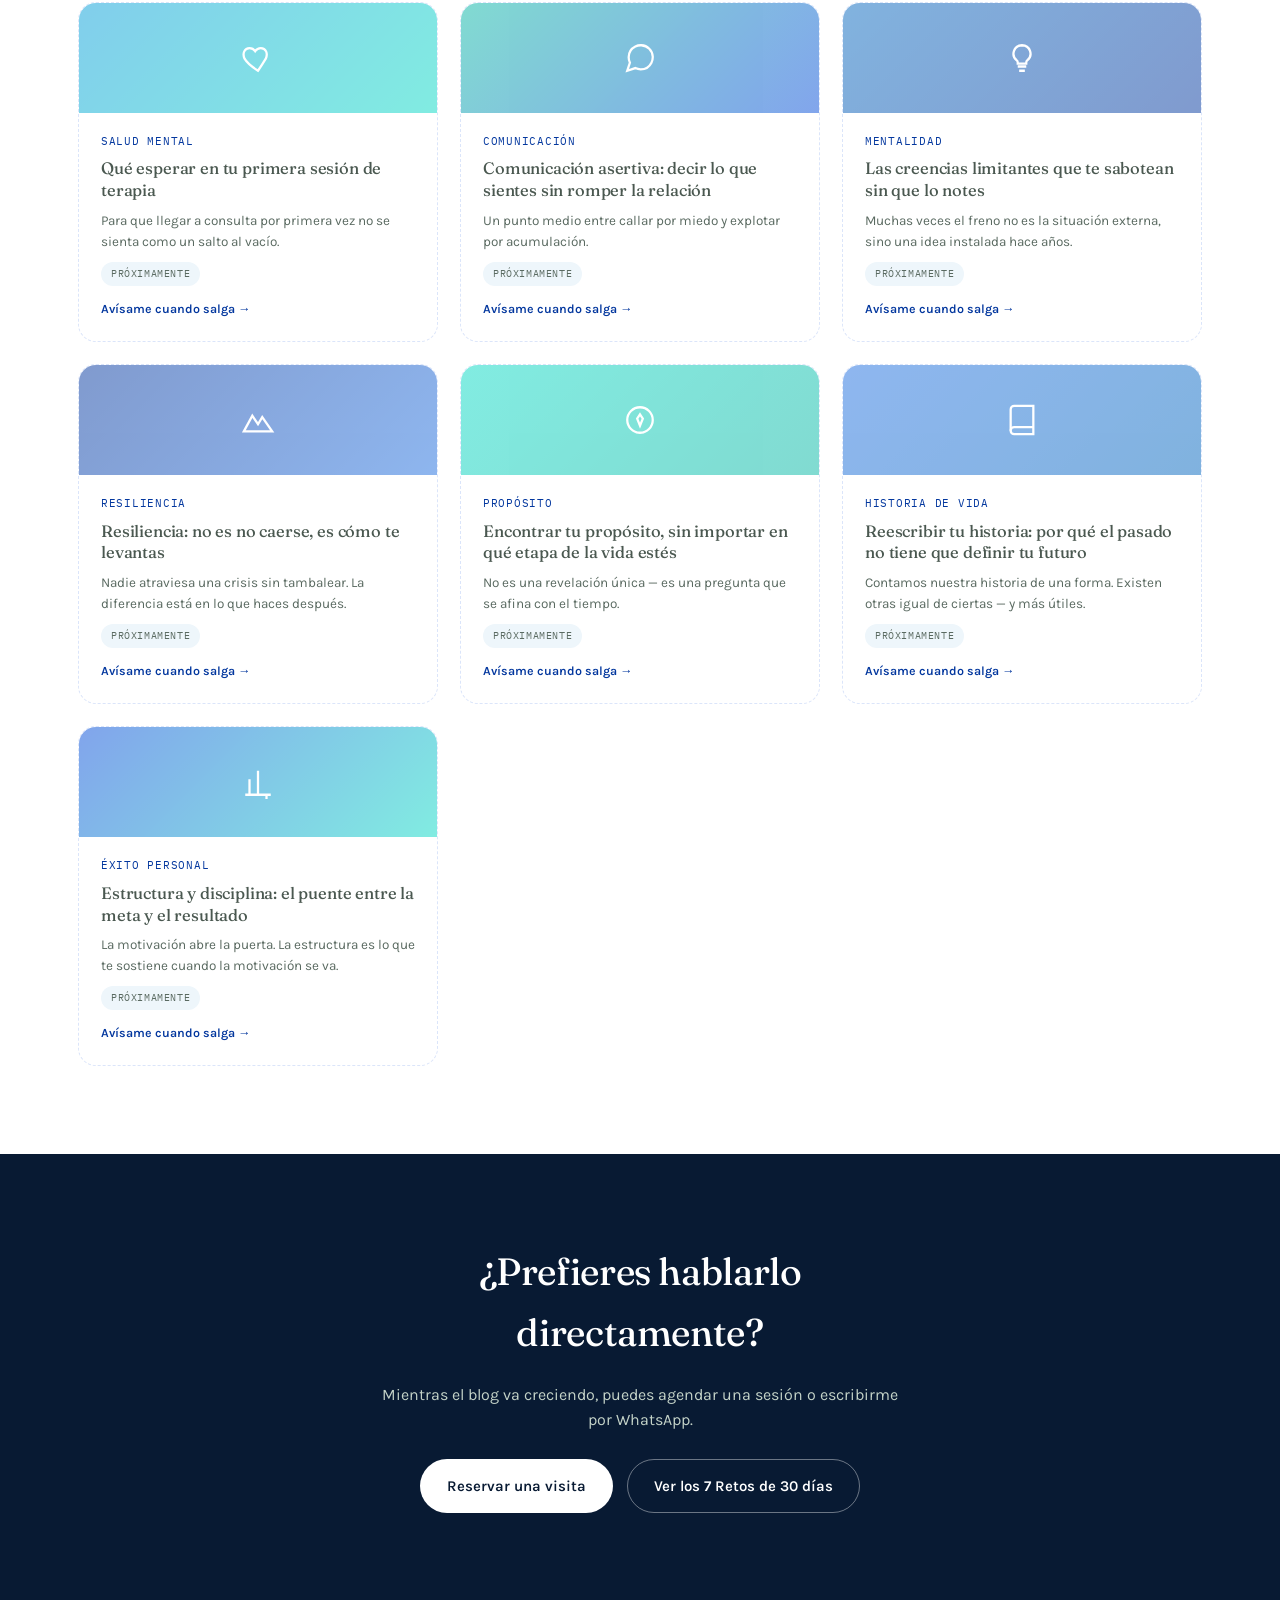
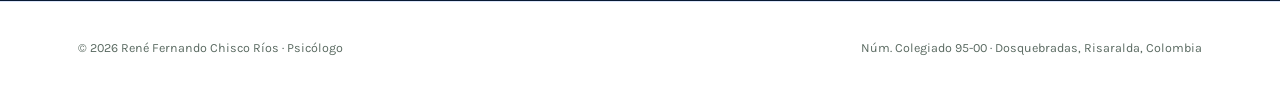
<file: blog.html>
<!DOCTYPE html>
<html lang="es">
<head>
<meta charset="UTF-8">
<meta name="viewport" content="width=device-width, initial-scale=1, viewport-fit=cover">
<title>Blog · René Fernando Chisco Ríos — Psicólogo & Coach</title>
<meta name="description" content="Artículos sobre coaching, psicología y procesos de cambio real, basados en 35 años de práctica de René Fernando Chisco Ríos.">
<link rel="canonical" href="https://www.renefernandochisco.com/blog.html">
<meta name="robots" content="index, follow">
<meta name="theme-color" content="#081a33">
<link rel="icon" type="image/jpeg" href="assets/img/imagen-logo.jpg">

<meta property="og:type" content="website">
<meta property="og:site_name" content="René Fernando Chisco Ríos · Psicólogo">
<meta property="og:title" content="Blog · René Fernando Chisco Ríos — Psicólogo & Coach">
<meta property="og:description" content="Artículos sobre coaching, psicología y procesos de cambio real, basados en 35 años de práctica.">
<meta property="og:url" content="https://www.renefernandochisco.com/blog.html">
<meta property="og:locale" content="es_CO">
<meta property="og:image" content="https://www.renefernandochisco.com/assets/img/imagen-logo.jpg">
<meta name="twitter:card" content="summary_large_image">

<link rel="preconnect" href="https://fonts.googleapis.com">
<link rel="preconnect" href="https://fonts.gstatic.com" crossorigin>
<link href="https://fonts.googleapis.com/css2?family=Fraunces:ital,opsz,wght@0,9..144,300;0,9..144,450;0,9..144,600;1,9..144,450&family=Karla:wght@400;500;600;700&family=IBM+Plex+Mono:wght@400;500&display=swap" rel="stylesheet">

<!-- TODO: revisa/ajusta las fechas reales de publicación antes de subir -->
<script type="application/ld+json">
{
  "@context": "https://schema.org",
  "@type": "Blog",
  "name": "Blog de René Fernando Chisco Ríos",
  "url": "https://www.renefernandochisco.com/blog.html",
  "author": { "@type": "Person", "name": "René Fernando Chisco Ríos" },
  "blogPost": [
    { "@type": "BlogPosting", "headline": "La Rueda de la Vida: el primer diagnóstico para cualquier cambio real", "url": "https://www.renefernandochisco.com/blog-rueda-de-la-vida.html", "datePublished": "2026-08-01" },
    { "@type": "BlogPosting", "headline": "Por qué un Reto de 30 días sí puede cambiar tu vida", "url": "https://www.renefernandochisco.com/blog-retos-30-dias.html", "datePublished": "2026-07-01" }
  ]
}
</script>

<style>
:root{
  --ink:#081a33; --paper:#ffffff; --card:#eef6fb;
  --moss:#044BD9; --moss-deep:#03379e; --ochre:#049DD9; --clay:#04D9C4;
  --line: rgba(4,75,217,.14);
  --wheel-1:#044BD9; --wheel-2:#0468BF; --wheel-3:#049DD9; --wheel-4:#04D9C4;
  --wheel-5:#03379e; --wheel-6:#03b6a3; --wheel-7:#1f6fe0;
  --radius: 18px;
}
*{box-sizing:border-box;}
html{scroll-behavior:smooth;}
body{margin:0;background:var(--paper);color:var(--ink);font-family:'Karla',sans-serif;font-size:16px;line-height:1.6;-webkit-font-smoothing:antialiased;}
h1,h2,h3,h4{font-family:'Fraunces',serif;font-weight:450;margin:0 0 .4em 0;letter-spacing:-.01em;}
a{color:inherit;}
img{max-width:100%;display:block;}
.wrap{max-width:1180px;margin:0 auto;padding:0 28px;}
:focus-visible{outline:2px solid var(--moss);outline-offset:3px;border-radius:4px;}
.eyebrow{font-family:'IBM Plex Mono',monospace;font-size:12.5px;letter-spacing:.14em;text-transform:uppercase;color:var(--moss);display:flex;align-items:center;gap:10px;}
.eyebrow::before{content:"";width:22px;height:1px;background:var(--clay);display:inline-block;}
section{padding:88px 0;}
@media(max-width:720px){section{padding:52px 0;}}
.btn{display:inline-flex;align-items:center;gap:8px;font-family:'Karla',sans-serif;font-weight:600;font-size:15px;padding:14px 26px;border-radius:100px;text-decoration:none;border:1px solid transparent;transition:transform .2s ease, background .2s ease;}
.btn-solid{background:var(--ink);color:var(--paper);}
.btn-solid:hover{transform:translateY(-2px);background:var(--moss-deep);}
.btn-line{border-color:var(--ink);color:var(--ink);}
.btn-line:hover{transform:translateY(-2px);background:var(--ink);color:var(--paper);}

header{position:sticky;top:0;z-index:50;background:rgba(255,255,255,.86);backdrop-filter:blur(10px);border-bottom:1px solid var(--line);}
header .wrap{display:flex;align-items:center;justify-content:space-between;padding-top:16px;padding-bottom:16px;}
.brand{display:flex;align-items:center;gap:10px;font-family:'Fraunces',serif;font-size:19px;text-decoration:none;color:var(--ink);}
.brand-mark{width:34px;height:34px;border-radius:50%;background:conic-gradient(var(--wheel-1) 0 51.4deg,var(--wheel-2) 0 102.8deg,var(--wheel-3) 0 154.2deg,var(--wheel-4) 0 205.6deg,var(--wheel-5) 0 257deg,var(--wheel-6) 0 308.4deg,var(--wheel-7) 0 360deg);flex:none;}
nav.mainnav{display:flex;gap:28px;font-size:14.5px;}
nav.mainnav a{text-decoration:none;opacity:.78;}
nav.mainnav a:hover{opacity:1;}
nav.mainnav a.active{opacity:1;font-weight:600;}
header .btn{padding:10px 20px;font-size:13.5px;}
.navtoggle{display:none;background:none;border:none;font-family:'Fraunces',serif;font-size:15px;cursor:pointer;color:var(--ink);}
@media(max-width:880px){
  nav.mainnav{display:none;position:absolute;top:100%;left:0;right:0;background:var(--paper);border-bottom:1px solid var(--line);flex-direction:column;gap:0;padding:8px 0;}
  nav.mainnav.open{display:flex;}
  nav.mainnav a{padding:14px 28px;border-top:1px solid var(--line);}
  nav.mainnav a:first-child{border-top:none;}
  header .btn{display:none;}
  .navtoggle{display:block;}
}

/* BLOG HERO */
.blog-hero{padding:64px 0 40px;}
.blog-hero h1{font-size:clamp(34px,5vw,54px);max-width:16ch;margin-bottom:18px;}
.blog-hero .dek{font-size:18.5px;color:#3a4941;max-width:58ch;margin:0 0 30px;}
.blog-hero .hero-ctas{display:flex;gap:14px;flex-wrap:wrap;}
.gradient-rule{height:5px;border-radius:100px;background:linear-gradient(90deg,var(--wheel-1),var(--wheel-3));margin:40px 0 0;}

/* FILTERS */
.filter-row{display:flex;gap:10px;flex-wrap:wrap;}
.filter-chip{
  font-family:'IBM Plex Mono',monospace;font-size:12px;padding:9px 18px;border-radius:100px;
  border:1px solid var(--line);background:var(--paper);color:#4a5850;cursor:pointer;transition:.2s ease;
}
.filter-chip:hover{border-color:var(--moss);color:var(--ink);}
.filter-chip.active{background:var(--ink);color:#fff;border-color:var(--ink);}

/* FEATURED */
.section-label{font-size:13px;font-family:'IBM Plex Mono',monospace;text-transform:uppercase;letter-spacing:.1em;color:#5a6a61;margin-bottom:22px;}
.featured-post{
  display:grid;grid-template-columns:.85fr 1.15fr;border:1px solid var(--line);border-radius:var(--radius);
  overflow:hidden;text-decoration:none;color:var(--ink);transition:.25s ease;background:var(--paper);
}
.featured-post:hover{box-shadow:0 18px 44px rgba(4,75,217,.14);transform:translateY(-3px);}
.featured-cover{background:linear-gradient(135deg,var(--wheel-1),var(--wheel-3));display:flex;align-items:center;justify-content:center;padding:36px;min-height:220px;}
.featured-cover svg{width:96px;height:96px;}
.featured-body{padding:38px 40px;display:flex;flex-direction:column;justify-content:center;gap:12px;}
.featured-body .post-cat{font-size:11px;}
.featured-body h2{font-size:clamp(21px,2.6vw,27px);margin:0;line-height:1.25;}
.featured-body p{font-size:15px;color:#5a6a61;margin:0;line-height:1.6;}
.featured-body .post-meta{margin-top:6px;}
@media(max-width:760px){.featured-post{grid-template-columns:1fr;} .featured-cover{min-height:150px;padding:26px;} .featured-cover svg{width:64px;height:64px;}}

/* GRID */
.post-grid{display:grid;grid-template-columns:repeat(3,1fr);gap:22px;margin-top:34px;}
@media(max-width:960px){.post-grid{grid-template-columns:repeat(2,1fr);}}
@media(max-width:620px){.post-grid{grid-template-columns:1fr;}}

.post-card{
  border:1px solid var(--line);border-radius:var(--radius);overflow:hidden;text-decoration:none;color:var(--ink);
  display:flex;flex-direction:column;transition:.25s ease;background:var(--paper);
}
.post-card:hover{transform:translateY(-4px);box-shadow:0 14px 30px rgba(4,75,217,.1);border-color:var(--moss);}
.post-cover{height:110px;display:flex;align-items:center;justify-content:center;flex:none;}
.post-cover svg{width:34px;height:34px;}
.post-body{padding:20px 22px 22px;display:flex;flex-direction:column;gap:9px;flex:1;}
.post-cat{font-family:'IBM Plex Mono',monospace;font-size:10.5px;text-transform:uppercase;letter-spacing:.07em;color:var(--moss-deep);}
.post-card h3{font-size:16.5px;line-height:1.32;margin:0;}
.post-excerpt{font-size:13.5px;color:#5a6a61;line-height:1.55;margin:0;flex:1;}
.post-meta{font-family:'IBM Plex Mono',monospace;font-size:11px;color:#8a988e;display:flex;align-items:center;gap:8px;margin-top:2px;}

.post-card.pending{cursor:default;border-style:dashed;}
.post-card.pending:hover{transform:none;box-shadow:none;border-color:var(--line);}
.post-card.pending .post-cover{opacity:.5;}
.post-card.pending h3{color:#4a5850;}
.pending-badge{
  font-family:'IBM Plex Mono',monospace;font-size:10px;text-transform:uppercase;letter-spacing:.06em;
  color:#5a6a61;background:var(--card);padding:4px 10px;border-radius:100px;display:inline-flex;width:fit-content;
}
.notify-link{
  font-size:12.5px;font-weight:600;color:var(--moss-deep);text-decoration:none;margin-top:auto;
  display:inline-flex;align-items:center;gap:6px;padding-top:4px;
}
.notify-link:hover{text-decoration:underline;}

/* CTA */
.cta-band{background:var(--ink);color:#fff;text-align:center;}
.cta-band h2{color:#fff;font-size:clamp(26px,4vw,38px);max-width:22ch;margin:0 auto 18px;}
.cta-band p{color:#c4d3c8;max-width:52ch;margin:0 auto 26px;}
.cta-band .hero-ctas{display:flex;gap:14px;flex-wrap:wrap;justify-content:center;}

footer{padding:36px 0;border-top:1px solid var(--line);}
footer .wrap{display:flex;justify-content:space-between;align-items:center;font-size:12.5px;color:#5a6a61;flex-wrap:wrap;gap:10px;}
.whatsapp-float{position:fixed;right:22px;bottom:22px;z-index:999;width:58px;height:58px;border-radius:50%;background:#25D366;display:flex;align-items:center;justify-content:center;box-shadow:0 8px 24px rgba(37,211,102,.45);transition:transform .2s ease, box-shadow .2s ease;}
.whatsapp-float:hover{transform:scale(1.08);box-shadow:0 10px 28px rgba(37,211,102,.6);}
@media(max-width:600px){.whatsapp-float{width:52px;height:52px;right:16px;bottom:16px;}}
@media (prefers-reduced-motion: reduce){html{scroll-behavior:auto;}*{transition:none !important;}}
</style>
</head>
<body>
<header>
  <div class="wrap">
    <a class="brand" href="index.html"><img src="assets/img/imagen-logo.jpg" alt="René Fernando Chisco Ríos - Psicología & Coaching" class="brand-mark"></a>
    <nav class="mainnav" id="mainnav">
      <a href="index.html">Inicio</a>
      <a href="sobre-mi.html">Sobre mí</a>
      <a href="especialidades.html">Especialidades</a>
      <a href="retos.html">Retos de 30 días</a>
      <a href="blog.html" class="active" aria-current="page">Blog</a>
      <a href="precios.html">Precios</a>
      <a href="opiniones.html">Opiniones</a>
      <a href="multimedia.html">Multimedia</a>
      <a href="contacto.html">Contacto</a>
    </nav>
    <button class="navtoggle" id="navtoggle" aria-label="Abrir menú" aria-expanded="false">Menú</button>
    <a class="btn btn-solid" href="contacto.html">Agenda tu sesión</a>
  </div>
</header>

<main>
  <section class="blog-hero">
    <div class="wrap">
      <p class="eyebrow">Blog</p>
      <h1>Ideas para tu proceso de cambio</h1>
      <p class="dek">Artículos breves y directos, basados en 35 años acompañando procesos de coaching y terapia. Los voy publicando poco a poco — si quieres que te avise cuando salga uno nuevo, escríbeme por WhatsApp.</p>
      <div class="hero-ctas">
        <a class="btn btn-solid" href="https://wa.me/573117472236?text=Hola%20Ren%C3%A9%2C%20av%C3%ADsame%20cuando%20publiques%20nuevos%20art%C3%ADculos%20del%20blog" target="_blank" rel="noopener">Avísame de nuevos artículos</a>
        <a class="btn btn-line" href="retos.html">Ver los 7 Retos de 30 días</a>
      </div>
      <div class="gradient-rule"></div>
    </div>
  </section>

  <section style="padding-top:0;padding-bottom:0;">
    <div class="wrap">
      <div class="filter-row" role="group" aria-label="Filtrar artículos por tema">
        <button class="filter-chip active" data-filter="todos">Todos</button>
        <button class="filter-chip" data-filter="coaching">Coaching</button>
        <button class="filter-chip" data-filter="salud-mental">Salud mental</button>
        <button class="filter-chip" data-filter="mentalidad">Mentalidad</button>
        <button class="filter-chip" data-filter="comunicacion">Comunicación</button>
        <button class="filter-chip" data-filter="resiliencia">Resiliencia</button>
        <button class="filter-chip" data-filter="proposito">Propósito</button>
        <button class="filter-chip" data-filter="historia">Historia de vida</button>
        <button class="filter-chip" data-filter="exito">Éxito personal</button>
      </div>
    </div>
  </section>

  <section>
    <div class="wrap">
      <p class="section-label">Más reciente</p>
      <a class="featured-post" href="blog-rueda-de-la-vida.html">
        <div class="featured-cover">
          <svg viewBox="0 0 24 24" fill="none" stroke="#fff" stroke-width="1.3"><circle cx="12" cy="12" r="9"/><path d="M12 3v9l6 3"/><circle cx="12" cy="12" r="1.4" fill="#fff" stroke="none"/></svg>
        </div>
        <div class="featured-body">
          <span class="post-cat">Coaching</span>
          <h2>La Rueda de la Vida: el primer diagnóstico para cualquier cambio real</h2>
          <p>Por qué esta herramienta —y no una lista de propósitos— es el mejor punto de partida para saber qué área de tu vida necesita atención hoy.</p>
          <div class="post-meta"><span>Publicado</span><span>·</span><span>6 min de lectura</span></div>
        </div>
      </a>
    </div>
  </section>

  <section style="padding-top:0;">
    <div class="wrap">
      <p class="section-label">Todos los artículos</p>
      <div class="post-grid">

        <a class="post-card" data-cat="mentalidad" href="blog-certeza.html">
          <div class="post-cover" style="background:linear-gradient(135deg,var(--wheel-5),var(--wheel-7));">
            <svg viewBox="0 0 24 24" fill="none" stroke="#fff" stroke-width="1.6"><path d="M12 2l2.4 7.4H22l-6.2 4.5 2.4 7.4L12 16.8l-6.2 4.5 2.4-7.4L2 9.4h7.6z"/></svg>
          </div>
          <div class="post-body">
            <span class="post-cat">Mentalidad</span>
            <h3>Yo no tenía un sueño, yo tenía una certeza</h3>
            <p class="post-excerpt">La diferencia entre desear algo y saber que va a suceder — y por qué esa certeza cambia cómo actúas, hablas y te perciben los demás.</p>
            <div class="post-meta"><span>Publicado</span><span>·</span><span>3 min de lectura</span></div>
          </div>
        </a>

        <a class="post-card" data-cat="coaching" href="blog-retos-30-dias.html">
          <div class="post-cover" style="background:linear-gradient(135deg,var(--wheel-2),var(--wheel-5));">
            <svg viewBox="0 0 24 24" fill="none" stroke="#fff" stroke-width="1.6"><rect x="3" y="4" width="18" height="18" rx="2"/><path d="M16 2v4M8 2v4M3 10h18"/></svg>
          </div>
          <div class="post-body">
            <span class="post-cat">Coaching</span>
            <h3>Por qué un Reto de 30 días sí puede cambiar tu vida</h3>
            <p class="post-excerpt">La estructura y el acompañamiento constante marcan la diferencia entre un propósito que se abandona y uno que se sostiene.</p>
            <div class="post-meta"><span>Publicado</span><span>·</span><span>5 min de lectura</span></div>
          </div>
        </a>

        <div class="post-card pending" data-cat="coaching">
          <div class="post-cover" style="background:linear-gradient(135deg,var(--wheel-1),var(--wheel-6));">
            <svg viewBox="0 0 24 24" fill="none" stroke="#fff" stroke-width="1.6"><path d="M8 21h8M12 17v4M6 3h12v6a6 6 0 01-12 0V3z"/><path d="M6 5H3a3 3 0 003 3M18 5h3a3 3 0 01-3 3"/></svg>
          </div>
          <div class="post-body">
            <span class="post-cat">Coaching</span>
            <h3>Coaching Ontológico vs. terapia tradicional: en qué se diferencian</h3>
            <p class="post-excerpt">Dos caminos válidos, con preguntas distintas y momentos distintos para cada uno.</p>
            <span class="pending-badge">Próximamente</span>
            <a class="notify-link" href="https://wa.me/573117472236?text=Hola%20Ren%C3%A9%2C%20av%C3%ADsame%20cuando%20publiques%20nuevos%20art%C3%ADculos%20del%20blog" target="_blank" rel="noopener">Avísame cuando salga →</a>
          </div>
        </div>

        <div class="post-card pending" data-cat="salud-mental">
          <div class="post-cover" style="background:linear-gradient(135deg,var(--wheel-3),var(--wheel-4));">
            <svg viewBox="0 0 24 24" fill="none" stroke="#fff" stroke-width="1.6"><path d="M12 21s-7-4.35-9.5-8.5C.8 8.7 2.5 5 6 5c2 0 3.3 1.1 4 2.2C10.7 6.1 12 5 14 5c3.5 0 5.2 3.7 3.5 7.5C15 16.65 12 21 12 21z"/></svg>
          </div>
          <div class="post-body">
            <span class="post-cat">Salud mental</span>
            <h3>Qué esperar en tu primera sesión de terapia</h3>
            <p class="post-excerpt">Para que llegar a consulta por primera vez no se sienta como un salto al vacío.</p>
            <span class="pending-badge">Próximamente</span>
            <a class="notify-link" href="https://wa.me/573117472236?text=Hola%20Ren%C3%A9%2C%20av%C3%ADsame%20cuando%20publiques%20nuevos%20art%C3%ADculos%20del%20blog" target="_blank" rel="noopener">Avísame cuando salga →</a>
          </div>
        </div>

        <div class="post-card pending" data-cat="comunicacion">
          <div class="post-cover" style="background:linear-gradient(135deg,var(--wheel-6),var(--wheel-1));">
            <svg viewBox="0 0 24 24" fill="none" stroke="#fff" stroke-width="1.6"><path d="M21 11.5a8.38 8.38 0 01-.9 3.8 8.5 8.5 0 01-7.6 4.7 8.38 8.38 0 01-3.8-.9L3 21l1.9-5.7a8.38 8.38 0 01-.9-3.8 8.5 8.5 0 014.7-7.6 8.38 8.38 0 013.8-.9h.5a8.48 8.48 0 018 8v.5z"/></svg>
          </div>
          <div class="post-body">
            <span class="post-cat">Comunicación</span>
            <h3>Comunicación asertiva: decir lo que sientes sin romper la relación</h3>
            <p class="post-excerpt">Un punto medio entre callar por miedo y explotar por acumulación.</p>
            <span class="pending-badge">Próximamente</span>
            <a class="notify-link" href="https://wa.me/573117472236?text=Hola%20Ren%C3%A9%2C%20av%C3%ADsame%20cuando%20publiques%20nuevos%20art%C3%ADculos%20del%20blog" target="_blank" rel="noopener">Avísame cuando salga →</a>
          </div>
        </div>

        <div class="post-card pending" data-cat="mentalidad">
          <div class="post-cover" style="background:linear-gradient(135deg,var(--wheel-2),var(--wheel-5));">
            <svg viewBox="0 0 24 24" fill="none" stroke="#fff" stroke-width="1.6"><path d="M9 18h6M10 21h4M12 3a6 6 0 00-3.7 10.7c.5.4.7 1 .7 1.6V16h6v-.7c0-.6.2-1.2.7-1.6A6 6 0 0012 3z"/></svg>
          </div>
          <div class="post-body">
            <span class="post-cat">Mentalidad</span>
            <h3>Las creencias limitantes que te sabotean sin que lo notes</h3>
            <p class="post-excerpt">Muchas veces el freno no es la situación externa, sino una idea instalada hace años.</p>
            <span class="pending-badge">Próximamente</span>
            <a class="notify-link" href="https://wa.me/573117472236?text=Hola%20Ren%C3%A9%2C%20av%C3%ADsame%20cuando%20publiques%20nuevos%20art%C3%ADculos%20del%20blog" target="_blank" rel="noopener">Avísame cuando salga →</a>
          </div>
        </div>

        <div class="post-card pending" data-cat="resiliencia">
          <div class="post-cover" style="background:linear-gradient(135deg,var(--wheel-5),var(--wheel-7));">
            <svg viewBox="0 0 24 24" fill="none" stroke="#fff" stroke-width="1.6"><path d="M2 20l6-11 4 6 3-5 7 10z"/></svg>
          </div>
          <div class="post-body">
            <span class="post-cat">Resiliencia</span>
            <h3>Resiliencia: no es no caerse, es cómo te levantas</h3>
            <p class="post-excerpt">Nadie atraviesa una crisis sin tambalear. La diferencia está en lo que haces después.</p>
            <span class="pending-badge">Próximamente</span>
            <a class="notify-link" href="https://wa.me/573117472236?text=Hola%20Ren%C3%A9%2C%20av%C3%ADsame%20cuando%20publiques%20nuevos%20art%C3%ADculos%20del%20blog" target="_blank" rel="noopener">Avísame cuando salga →</a>
          </div>
        </div>

        <div class="post-card pending" data-cat="proposito">
          <div class="post-cover" style="background:linear-gradient(135deg,var(--wheel-4),var(--wheel-6));">
            <svg viewBox="0 0 24 24" fill="none" stroke="#fff" stroke-width="1.6"><circle cx="12" cy="12" r="9"/><path d="M12 8l2 3-2 5-2-5 2-3z"/></svg>
          </div>
          <div class="post-body">
            <span class="post-cat">Propósito</span>
            <h3>Encontrar tu propósito, sin importar en qué etapa de la vida estés</h3>
            <p class="post-excerpt">No es una revelación única — es una pregunta que se afina con el tiempo.</p>
            <span class="pending-badge">Próximamente</span>
            <a class="notify-link" href="https://wa.me/573117472236?text=Hola%20Ren%C3%A9%2C%20av%C3%ADsame%20cuando%20publiques%20nuevos%20art%C3%ADculos%20del%20blog" target="_blank" rel="noopener">Avísame cuando salga →</a>
          </div>
        </div>

        <div class="post-card pending" data-cat="historia">
          <div class="post-cover" style="background:linear-gradient(135deg,var(--wheel-7),var(--wheel-2));">
            <svg viewBox="0 0 24 24" fill="none" stroke="#fff" stroke-width="1.6"><path d="M4 19.5A2.5 2.5 0 016.5 17H20"/><path d="M6.5 2H20v20H6.5A2.5 2.5 0 014 19.5v-15A2.5 2.5 0 016.5 2z"/></svg>
          </div>
          <div class="post-body">
            <span class="post-cat">Historia de vida</span>
            <h3>Reescribir tu historia: por qué el pasado no tiene que definir tu futuro</h3>
            <p class="post-excerpt">Contamos nuestra historia de una forma. Existen otras igual de ciertas — y más útiles.</p>
            <span class="pending-badge">Próximamente</span>
            <a class="notify-link" href="https://wa.me/573117472236?text=Hola%20Ren%C3%A9%2C%20av%C3%ADsame%20cuando%20publiques%20nuevos%20art%C3%ADculos%20del%20blog" target="_blank" rel="noopener">Avísame cuando salga →</a>
          </div>
        </div>

        <div class="post-card pending" data-cat="exito">
          <div class="post-cover" style="background:linear-gradient(135deg,var(--wheel-1),var(--wheel-4));">
            <svg viewBox="0 0 24 24" fill="none" stroke="#fff" stroke-width="1.6"><path d="M3 21h18M6 21V10M12 21V4M18 21v14"/></svg>
          </div>
          <div class="post-body">
            <span class="post-cat">Éxito personal</span>
            <h3>Estructura y disciplina: el puente entre la meta y el resultado</h3>
            <p class="post-excerpt">La motivación abre la puerta. La estructura es lo que te sostiene cuando la motivación se va.</p>
            <span class="pending-badge">Próximamente</span>
            <a class="notify-link" href="https://wa.me/573117472236?text=Hola%20Ren%C3%A9%2C%20av%C3%ADsame%20cuando%20publiques%20nuevos%20art%C3%ADculos%20del%20blog" target="_blank" rel="noopener">Avísame cuando salga →</a>
          </div>
        </div>

      </div>
    </div>
  </section>

  <section class="cta-band">
    <div class="wrap">
      <h2>¿Prefieres hablarlo directamente?</h2>
      <p>Mientras el blog va creciendo, puedes agendar una sesión o escribirme por WhatsApp.</p>
      <div class="hero-ctas">
        <a class="btn btn-solid" style="background:var(--paper);color:var(--ink);" href="contacto.html">Reservar una visita</a>
        <a class="btn btn-line" style="color:#fff;border-color:rgba(255,255,255,.4);" href="retos.html">Ver los 7 Retos de 30 días</a>
      </div>
    </div>
  </section>
</main>

<footer>
  <div class="wrap">
    <span>© 2026 René Fernando Chisco Ríos · Psicólogo</span>
    <span>Núm. Colegiado 95-00 · Dosquebradas, Risaralda, Colombia</span>
  </div>
</footer>

<a class="whatsapp-float" href="https://wa.me/573117472236?text=Hola%20Ren%C3%A9%2C%20quiero%20agendar%20una%20consulta" target="_blank" rel="noopener" aria-label="Escribir por WhatsApp">
  <svg viewBox="0 0 32 32" width="28" height="28" fill="#fff"><path d="M16 2.9C8.8 2.9 2.9 8.8 2.9 16c0 2.5.7 4.9 2 7L3 29l6.2-1.9c2 .1 4 1.7 6.8 1.7 7.2 0 13.1-5.9 13.1-13.1S23.2 2.9 16 2.9zm0 23.8c-2.4 0-4.6-.7-6.5-1.9l-.5-.3-4.6 1.4 1.5-4.4-.3-.5c-1.3-2-2-4.3-2-6.7C3.6 9.2 9.2 3.6 16 3.6S28.4 9.2 28.4 16 22.8 26.7 16 26.7zm7.1-9.2c-.4-.2-2.3-1.1-2.6-1.3-.4-.1-.6-.2-.9.2-.3.4-1 1.3-1.2 1.5-.2.3-.4.3-.8.1-.4-.2-1.6-.6-3-1.9-1.1-1-1.9-2.2-2.1-2.6-.2-.4 0-.6.2-.8.2-.2.4-.4.6-.7.2-.2.3-.4.4-.6.1-.3 0-.5 0-.7-.1-.2-.9-2.2-1.3-3-.3-.8-.7-.7-.9-.7h-.8c-.3 0-.7.1-1 .5-.4.4-1.4 1.3-1.4 3.3s1.4 3.8 1.6 4.1c.2.3 2.8 4.3 6.9 6 4.1 1.7 4.1 1.1 4.8 1.1.7 0 2.3-.9 2.6-1.9.3-.9.3-1.7.2-1.9-.1-.2-.4-.3-.8-.5z"/></svg>
</a>

<script>
(function(){
  var toggle = document.getElementById('navtoggle');
  var nav = document.getElementById('mainnav');
  if(toggle && nav){
    toggle.addEventListener('click', function(){
      var isOpen = nav.classList.toggle('open');
      toggle.setAttribute('aria-expanded', isOpen ? 'true' : 'false');
    });
    nav.querySelectorAll('a').forEach(function(link){
      link.addEventListener('click', function(){
        nav.classList.remove('open');
        toggle.setAttribute('aria-expanded', 'false');
      });
    });
  }
})();

/* Filtro de artículos por categoría */
(function(){
  var chips = document.querySelectorAll('.filter-chip');
  var cards = document.querySelectorAll('.post-grid [data-cat]');
  chips.forEach(function(chip){
    chip.addEventListener('click', function(){
      chips.forEach(function(c){ c.classList.remove('active'); });
      this.classList.add('active');
      var f = this.getAttribute('data-filter');
      cards.forEach(function(card){
        var show = f === 'todos' || card.getAttribute('data-cat') === f;
        card.style.display = show ? '' : 'none';
      });
    });
  });
})();
</script>
</body>
</html>
</file>
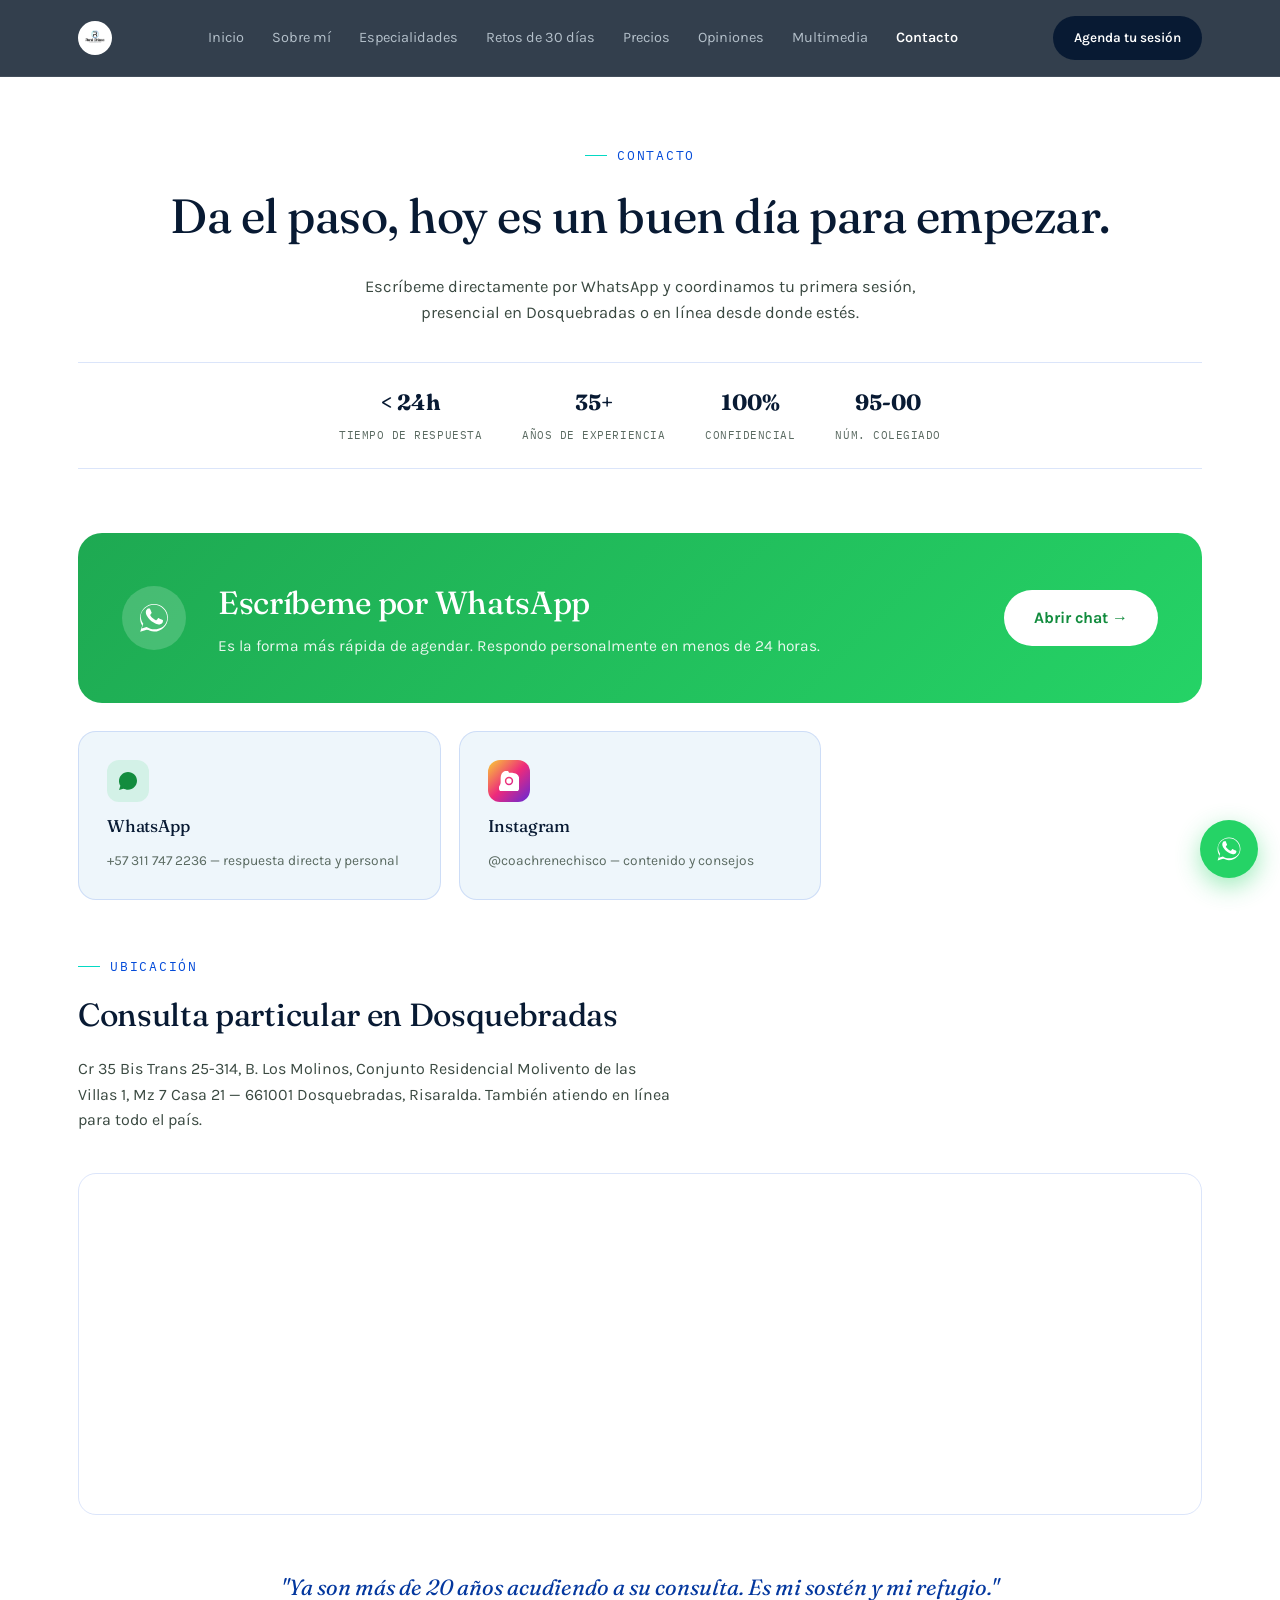
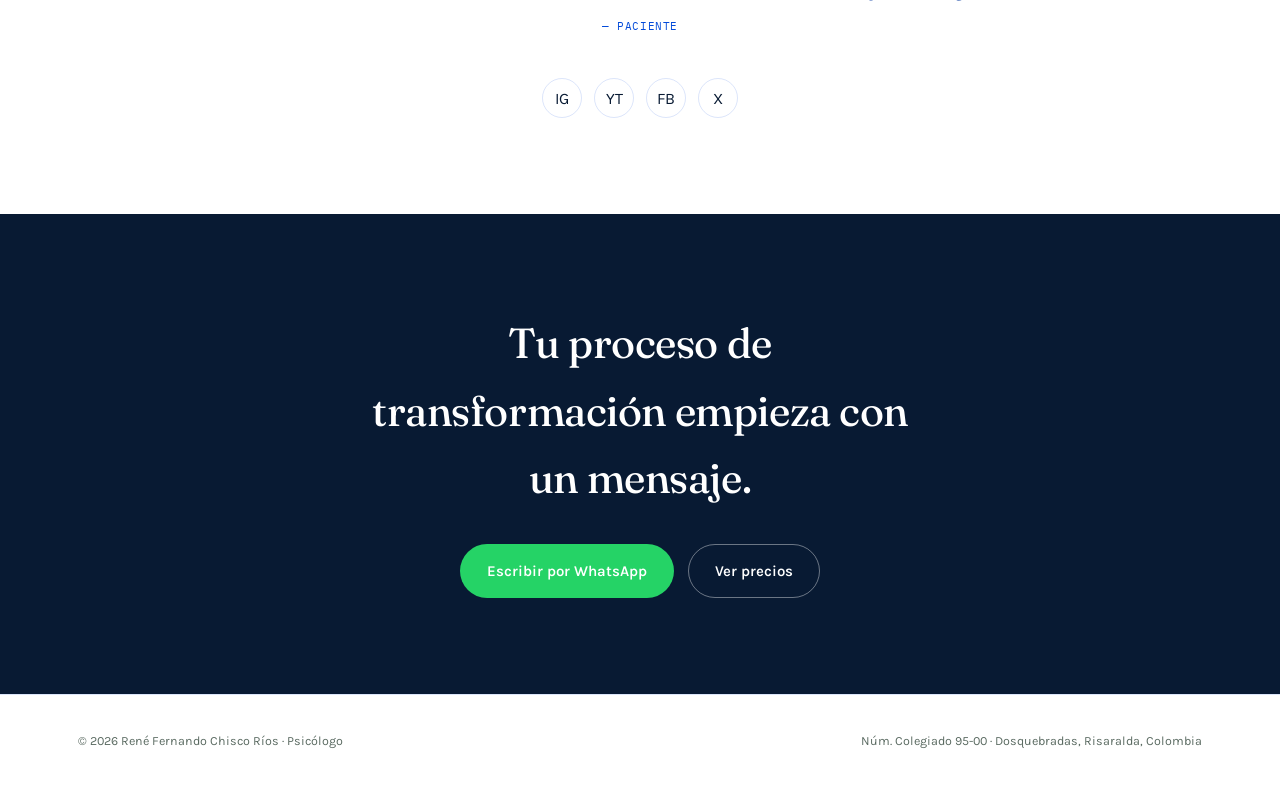
<file: contacto.html>
<!DOCTYPE html>
<html lang="es">
<head>
<meta charset="UTF-8">
<meta name="viewport" content="width=device-width, initial-scale=1, viewport-fit=cover">
<title>Contacto y ubicación · René Chisco</title>
<meta name="description" content="Agenda tu cita en Dosquebradas, Risaralda o en línea. WhatsApp, teléfono, dirección y redes sociales.">
<link rel="canonical" href="https://www.psrenechisco.com/contacto.html">
<meta name="robots" content="index, follow">
<meta name="theme-color" content="#1c2b24">
<link rel="icon" type="image/jpeg" href="assets/img/imagen-logo.jpg">
<meta property="og:type" content="website">
<meta property="og:site_name" content="René Fernando Chisco Ríos · Psicólogo">
<meta property="og:title" content="Contacto y ubicación · René Chisco">
<meta property="og:description" content="Agenda tu cita en Dosquebradas, Risaralda o en línea. WhatsApp, teléfono, dirección y redes sociales.">
<meta property="og:url" content="https://www.psrenechisco.com/contacto.html">
<meta property="og:locale" content="es_CO">
<meta property="og:image" content="https://pixel-p1.s3.sa-east-1.amazonaws.com/doctor/avatar/7c1ca87c/7c1ca87c-d248-4aff-a4b4-27205d86d0ed_large.jpg">
<meta name="twitter:card" content="summary_large_image">
<meta name="twitter:title" content="Contacto y ubicación · René Chisco">
<meta name="twitter:description" content="Agenda tu cita en Dosquebradas, Risaralda o en línea. WhatsApp, teléfono, dirección y redes sociales.">
<meta name="twitter:image" content="https://pixel-p1.s3.sa-east-1.amazonaws.com/doctor/avatar/7c1ca87c/7c1ca87c-d248-4aff-a4b4-27205d86d0ed_large.jpg">

<link rel="preconnect" href="https://fonts.googleapis.com">
<link rel="preconnect" href="https://fonts.gstatic.com" crossorigin>
<link href="https://fonts.googleapis.com/css2?family=Fraunces:ital,opsz,wght@0,9..144,300;0,9..144,450;0,9..144,600;1,9..144,450&family=Karla:wght@400;500;600;700&family=IBM+Plex+Mono:wght@400;500&display=swap" rel="stylesheet">
<link rel="stylesheet" href="assets/css/style.css">
</head>
<body>
<header>
  <div class="wrap">
    <a class="brand" href="index.html"><img src="assets/img/imagen-logo.jpg" alt="René Fernando Chisco Ríos - Psicología & Coaching" class="brand-mark"></a>
    <nav class="mainnav">
      <a href="index.html">Inicio</a>
      <a href="sobre-mi.html">Sobre mí</a>
      <a href="especialidades.html">Especialidades</a>
      <a href="retos.html">Retos de 30 días</a>
      <a href="precios.html">Precios</a>
      <a href="opiniones.html">Opiniones</a>
      <a href="multimedia.html">Multimedia</a>
      <a href="contacto.html" class="active">Contacto</a>
    </nav>
    <button class="navtoggle" aria-label="Abrir menú" aria-expanded="false">Menú</button>
    <a class="btn btn-solid" href="contacto.html">Agenda tu sesión</a>
  </div>
</header>

<main>

  <section class="contact-hero">
    <div class="wrap">
      <p class="eyebrow" style="justify-content:center;">Contacto</p>
      <h1 style="text-align:center;font-size:clamp(30px,4.5vw,48px);">Da el paso, hoy es un buen día para empezar.</h1>
      <p style="text-align:center;max-width:56ch;margin:14px auto 0;color:#3a4941;font-size:16.5px;">Escríbeme directamente por WhatsApp y coordinamos tu primera sesión, presencial en Dosquebradas o en línea desde donde estés.</p>

      <div class="trust-bar">
        <div><b>&lt; 24h</b><span>TIEMPO DE RESPUESTA</span></div>
        <div><b>35+</b><span>AÑOS DE EXPERIENCIA</span></div>
        <div><b>100%</b><span>CONFIDENCIAL</span></div>
        <div><b>95-00</b><span>NÚM. COLEGIADO</span></div>
      </div>
    </div>
  </section>

  <section style="padding-top:8px;">
    <div class="wrap">

      <!-- WHATSAPP CTA PRINCIPAL -->
      <div class="whatsapp-hero">
        <div class="icon">
          <svg viewBox="0 0 32 32" width="34" height="34" fill="#fff"><path d="M16 2.9C8.8 2.9 2.9 8.8 2.9 16c0 2.5.7 4.9 2 7L3 29l6.2-1.9c2 .1 4 1.7 6.8 1.7 7.2 0 13.1-5.9 13.1-13.1S23.2 2.9 16 2.9zm0 23.8c-2.4 0-4.6-.7-6.5-1.9l-.5-.3-4.6 1.4 1.5-4.4-.3-.5c-1.3-2-2-4.3-2-6.7C3.6 9.2 9.2 3.6 16 3.6S28.4 9.2 28.4 16 22.8 26.7 16 26.7zm7.1-9.2c-.4-.2-2.3-1.1-2.6-1.3-.4-.1-.6-.2-.9.2-.3.4-1 1.3-1.2 1.5-.2.3-.4.3-.8.1-.4-.2-1.6-.6-3-1.9-1.1-1-1.9-2.2-2.1-2.6-.2-.4 0-.6.2-.8.2-.2.4-.4.6-.7.2-.2.3-.4.4-.6.1-.3 0-.5 0-.7-.1-.2-.9-2.2-1.3-3-.3-.8-.7-.7-.9-.7h-.8c-.3 0-.7.1-1 .5-.4.4-1.4 1.3-1.4 3.3s1.4 3.8 1.6 4.1c.2.3 2.8 4.3 6.9 6 4.1 1.7 4.1 1.1 4.8 1.1.7 0 2.3-.9 2.6-1.9.3-.9.3-1.7.2-1.9-.1-.2-.4-.3-.8-.5z"/></svg>
        </div>
        <div class="txt">
          <h2>Escríbeme por WhatsApp</h2>
          <p>Es la forma más rápida de agendar. Respondo personalmente en menos de 24 horas.</p>
        </div>
        <a class="btn-wa" href="https://wa.me/573117472236?text=Hola%20Ren%C3%A9%2C%20quiero%20agendar%20una%20consulta" target="_blank" rel="noopener">
          Abrir chat →
        </a>
      </div>

      <!-- MÉTODOS DE CONTACTO -->
      <div class="contact-methods">
        <a class="method-card" href="https://wa.me/573117472236?text=Hola%20Ren%C3%A9%2C%20quiero%20agendar%20una%20consulta" target="_blank" rel="noopener">
          <span class="m-icon" style="background:#25D36622;">
            <svg viewBox="0 0 32 32" width="22" height="22" fill="#128C3E"><path d="M16 2.9C8.8 2.9 2.9 8.8 2.9 16c0 2.5.7 4.9 2 7L3 29l6.2-1.9c2 .1 4 1.7 6.8 1.7 7.2 0 13.1-5.9 13.1-13.1S23.2 2.9 16 2.9z"/></svg>
          </span>
          <h3>WhatsApp</h3>
          <p>+57 311 747 2236 — respuesta directa y personal</p>
        </a>
    
        <a class="method-card" href="https://www.instagram.com/coachrenechisco/" target="_blank" rel="noopener">
          <span class="m-icon" style="background:linear-gradient(135deg,#f9ce34,#ee2a7b,#6228d7);">
            <svg viewBox="0 0 24 24" width="20" height="20" fill="#fff"><path d="M12 2.2c3.2 0 3.6 0 4.9.1 1.2.1 2.2.3 3 .7.9.4 1.6.9 2.2 1.6.7.6 1.2 1.3 1.6 2.2.4.8.6 1.8.7 3 .1 1.3.1 1.7.1 4.9s0 3.6-.1 4.9c-.1 1.2-.3 2.2-.7 3-.4.9-.9 1.6-1.6 2.2-.6.7-1.3 1.2-2.2 1.6-.8.4-1.8.6-3 .7-1.3.1-1.7.1-4.9.1s-3.6 0-4.9-.1c-1.2-.1-2.2-.3-3-.7-.9-.4-1.6-.9-2.2-1.6-.7-.6-1.2-1.3-1.6-2.2-.4-.8-.6-1.8-.7-3C2 15.6 2 15.2 2 12s0-3.6.1-4.9c.1-1.2.3-2.2.7-3 .4-.9.9-1.6 1.6-2.2C5 1.2 5.7.7 6.6.3c.8-.4 1.8-.6 3-.7C10.9.1 11.3.1 12 2.2zM12 7a5 5 0 1 0 0 10 5 5 0 0 0 0-10zm0 8.2a3.2 3.2 0 1 1 0-6.4 3.2 3.2 0 0 1 0 6.4zm5.2-8.4a1.2 1.2 0 1 1 0-2.4 1.2 1.2 0 0 1 0 2.4z"/></svg>
          </span>
          <h3>Instagram</h3>
          <p>@coachrenechisco — contenido y consejos</p>
        </a>
      </div>

      <!-- UBICACIÓN -->
      <div style="margin-top:56px;">
        <p class="eyebrow">Ubicación</p>
        <h2 style="font-size:clamp(24px,3.4vw,32px);">Consulta particular en Dosquebradas</h2>
        <p style="color:#3a4941;max-width:60ch;">Cr 35 Bis Trans 25-314, B. Los Molinos, Conjunto Residencial Molivento de las Villas 1, Mz 7 Casa 21 — 661001 Dosquebradas, Risaralda. También atiendo en línea para todo el país.</p>
        <div class="map-wrap">
          <iframe src="https://www.google.com/maps?q=4.8307395,-75.6698914&output=embed" allowfullscreen="" loading="lazy" referrerpolicy="no-referrer-when-downgrade"></iframe>
        </div>
      </div>

      <p class="reassure-quote">
        "Ya son más de 20 años acudiendo a su consulta. Es mi sostén y mi refugio."
        <span>— Paciente</span>
      </p>

      <div class="social-row" style="justify-content:center;margin-top:44px;">
        <a href="https://www.instagram.com/coachrenechisco/" target="_blank" rel="noopener" aria-label="Instagram">IG</a>
        <a href="https://www.youtube.com/@renechisco" target="_blank" rel="noopener" aria-label="YouTube">YT</a>
        <a href="https://www.facebook.com/people/Rene-Fernando-Chisco-Rios/pfbid02qrXsJ99DFwzVQBU5YmhqWRxHnJzmfqhQVRQeFNRVrqe2pvST5yHbTH2A8A4z2Swzl/" target="_blank" rel="noopener" aria-label="Facebook">FB</a>
        <a href="https://x.com/renechisco" target="_blank" rel="noopener" aria-label="X">X</a>
      </div>

    </div>
  </section>

  <section class="cta-band">
    <div class="wrap">
      <h2>Tu proceso de transformación empieza con un mensaje.</h2>
      <div class="hero-ctas">
        <a class="btn btn-solid" style="background:#25D366;color:#fff;" href="https://wa.me/573117472236?text=Hola%20Ren%C3%A9%2C%20quiero%20agendar%20una%20consulta" target="_blank" rel="noopener">Escribir por WhatsApp</a>
        <a class="btn btn-line" style="color:#fff;border-color:rgba(255,255,255,.4);" href="precios.html">Ver precios</a>
      </div>
    </div>
  </section>

</main>

<footer>
  <div class="wrap">
    <span>© 2026 René Fernando Chisco Ríos · Psicólogo</span>
    <span>Núm. Colegiado 95-00 · Dosquebradas, Risaralda, Colombia</span>
  </div>
</footer>

<script src="assets/js/nav.js"></script>
<a class="whatsapp-float" href="https://wa.me/573117472236?text=Hola%20Ren%C3%A9%2C%20quiero%20agendar%20una%20consulta" target="_blank" rel="noopener" aria-label="Escribir por WhatsApp">
  <svg viewBox="0 0 32 32" width="28" height="28" fill="#fff"><path d="M16 2.9C8.8 2.9 2.9 8.8 2.9 16c0 2.5.7 4.9 2 7L3 29l6.2-1.9c2 .1 4 1.7 6.8 1.7 7.2 0 13.1-5.9 13.1-13.1S23.2 2.9 16 2.9zm0 23.8c-2.4 0-4.6-.7-6.5-1.9l-.5-.3-4.6 1.4 1.5-4.4-.3-.5c-1.3-2-2-4.3-2-6.7C3.6 9.2 9.2 3.6 16 3.6S28.4 9.2 28.4 16 22.8 26.7 16 26.7zm7.1-9.2c-.4-.2-2.3-1.1-2.6-1.3-.4-.1-.6-.2-.9.2-.3.4-1 1.3-1.2 1.5-.2.3-.4.3-.8.1-.4-.2-1.6-.6-3-1.9-1.1-1-1.9-2.2-2.1-2.6-.2-.4 0-.6.2-.8.2-.2.4-.4.6-.7.2-.2.3-.4.4-.6.1-.3 0-.5 0-.7-.1-.2-.9-2.2-1.3-3-.3-.8-.7-.7-.9-.7h-.8c-.3 0-.7.1-1 .5-.4.4-1.4 1.3-1.4 3.3s1.4 3.8 1.6 4.1c.2.3 2.8 4.3 6.9 6 4.1 1.7 4.1 1.1 4.8 1.1.7 0 2.3-.9 2.6-1.9.3-.9.3-1.7.2-1.9-.1-.2-.4-.3-.8-.5z"/></svg>
</a>
</body>
</html>
</file>
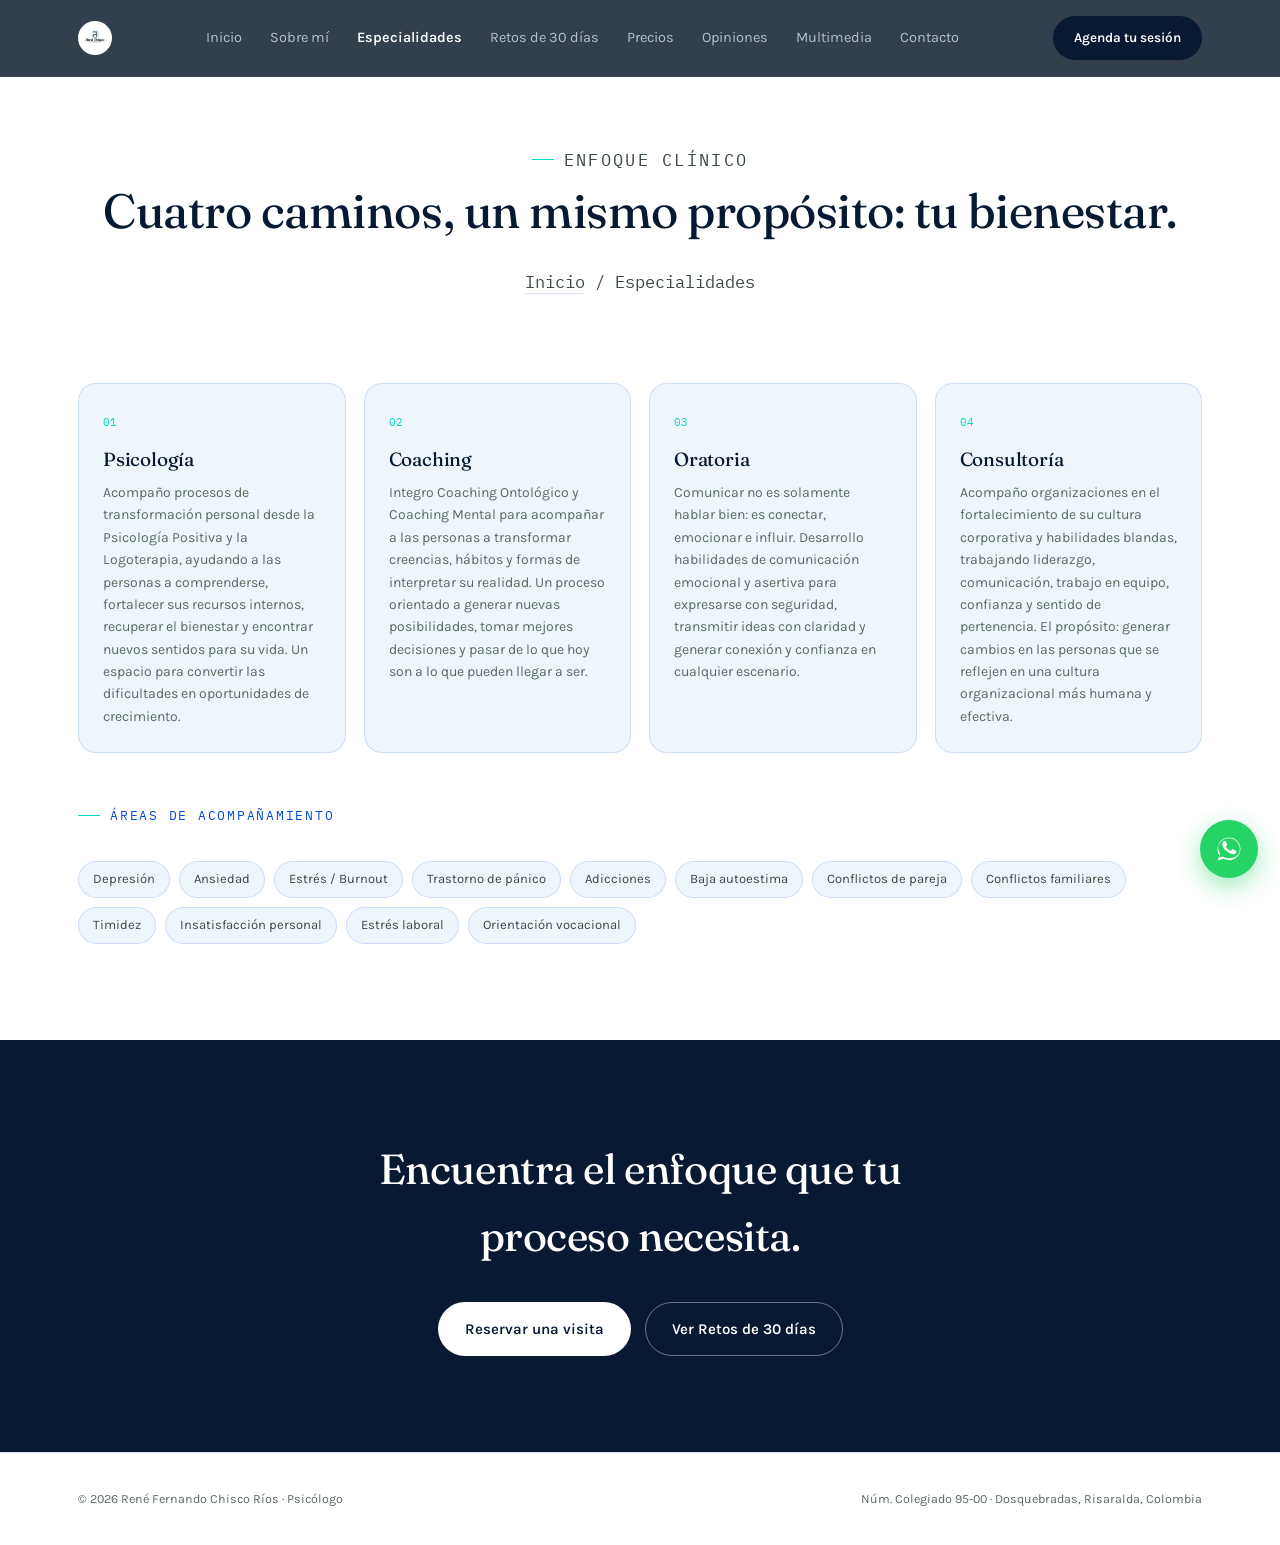
<file: especialidades.html>
<!DOCTYPE html>
<html lang="es">
<head>
<meta charset="UTF-8">
<meta name="viewport" content="width=device-width, initial-scale=1, viewport-fit=cover">
<title>Especialidades y enfoque clínico · René Chisco</title>
<meta name="description" content="Logoterapia, Psicología Humanista, Coaching y Terapia Cognitivo-Conductual. Áreas de acompañamiento psicológico.">
<link rel="canonical" href="https://www.psrenechisco.com/especialidades.html">
<meta name="robots" content="index, follow">
<meta name="theme-color" content="#1c2b24">
<link rel="icon" type="image/jpeg" href="assets/img/imagen-logo.jpg">
<meta property="og:type" content="website">
<meta property="og:site_name" content="René Fernando Chisco Ríos · Psicólogo">
<meta property="og:title" content="Especialidades y enfoque clínico · René Chisco">
<meta property="og:description" content="Logoterapia, Psicología Humanista, Coaching y Terapia Cognitivo-Conductual. Áreas de acompañamiento psicológico.">
<meta property="og:url" content="https://www.psrenechisco.com/especialidades.html">
<meta property="og:locale" content="es_CO">
<meta property="og:image" content="https://pixel-p1.s3.sa-east-1.amazonaws.com/doctor/avatar/7c1ca87c/7c1ca87c-d248-4aff-a4b4-27205d86d0ed_large.jpg">
<meta name="twitter:card" content="summary_large_image">
<meta name="twitter:title" content="Especialidades y enfoque clínico · René Chisco">
<meta name="twitter:description" content="Logoterapia, Psicología Humanista, Coaching y Terapia Cognitivo-Conductual. Áreas de acompañamiento psicológico.">
<meta name="twitter:image" content="https://pixel-p1.s3.sa-east-1.amazonaws.com/doctor/avatar/7c1ca87c/7c1ca87c-d248-4aff-a4b4-27205d86d0ed_large.jpg">

<link rel="preconnect" href="https://fonts.googleapis.com">
<link rel="preconnect" href="https://fonts.gstatic.com" crossorigin>
<link href="https://fonts.googleapis.com/css2?family=Fraunces:ital,opsz,wght@0,9..144,300;0,9..144,450;0,9..144,600;1,9..144,450&family=Karla:wght@400;500;600;700&family=IBM+Plex+Mono:wght@400;500&display=swap" rel="stylesheet">
<link rel="stylesheet" href="assets/css/style.css">
</head>
<body>
<header>
  <div class="wrap">
    <a class="brand" href="index.html"><img src="assets/img/imagen-logo.jpg" alt="René Fernando Chisco Ríos - Psicología & Coaching" class="brand-mark"></a>
    <nav class="mainnav">
      <a href="index.html">Inicio</a>
      <a href="sobre-mi.html">Sobre mí</a>
      <a href="especialidades.html" class="active">Especialidades</a>
      <a href="retos.html">Retos de 30 días</a>
      <a href="precios.html">Precios</a>
      <a href="opiniones.html">Opiniones</a>
      <a href="multimedia.html">Multimedia</a>
      <a href="contacto.html">Contacto</a>
    </nav>
    <button class="navtoggle" aria-label="Abrir menú" aria-expanded="false">Menú</button>
    <a class="btn btn-solid" href="contacto.html">Agenda tu sesión</a>
  </div>
</header>
<main>

  <section class="page-hero">
    <div class="wrap">
      <p class="eyebrow">Enfoque clínico</p>
      <h1>Cuatro caminos, un mismo propósito: tu bienestar.</h1>
      <p class="breadcrumb"><a href="index.html">Inicio</a> / Especialidades</p>
    </div>
  </section>

  <section style="padding-top:24px;">
    <div class="wrap">
      <div class="specialty-grid">
        <div class="specialty-card"><span class="num">01</span><h3>Psicología</h3><p>Acompaño procesos de transformación personal desde la Psicología Positiva y la Logoterapia, ayudando a las personas a comprenderse, fortalecer sus recursos internos, recuperar el bienestar y encontrar nuevos sentidos para su vida. Un espacio para convertir las dificultades en oportunidades de crecimiento.</p></div>
        <div class="specialty-card"><span class="num">02</span><h3>Coaching</h3><p>Integro Coaching Ontológico y Coaching Mental para acompañar a las personas a transformar creencias, hábitos y formas de interpretar su realidad. Un proceso orientado a generar nuevas posibilidades, tomar mejores decisiones y pasar de lo que hoy son a lo que pueden llegar a ser.</p></div>
        <div class="specialty-card"><span class="num">03</span><h3>Oratoria</h3><p>Comunicar no es solamente hablar bien: es conectar, emocionar e influir. Desarrollo habilidades de comunicación emocional y asertiva para expresarse con seguridad, transmitir ideas con claridad y generar conexión y confianza en cualquier escenario.</p></div>
        <div class="specialty-card"><span class="num">04</span><h3>Consultoría</h3><p>Acompaño organizaciones en el fortalecimiento de su cultura corporativa y habilidades blandas, trabajando liderazgo, comunicación, trabajo en equipo, confianza y sentido de pertenencia. El propósito: generar cambios en las personas que se reflejen en una cultura organizacional más humana y efectiva.</p></div>
      </div>
      <p class="eyebrow" style="margin-top:52px;">Áreas de acompañamiento</p>
      <div class="tag-cloud">
        <span>Depresión</span><span>Ansiedad</span><span>Estrés / Burnout</span><span>Trastorno de pánico</span>
        <span>Adicciones</span><span>Baja autoestima</span><span>Conflictos de pareja</span><span>Conflictos familiares</span>
        <span>Timidez</span><span>Insatisfacción personal</span><span>Estrés laboral</span><span>Orientación vocacional</span>
      </div>
    </div>
  </section>

  <section class="cta-band">
    <div class="wrap">
      <h2>Encuentra el enfoque que tu proceso necesita.</h2>
      <div class="hero-ctas">
        <a class="btn btn-solid" style="background:var(--paper);color:var(--ink);" href="contacto.html">Reservar una visita</a>
        <a class="btn btn-line" style="color:#fff;border-color:rgba(255,255,255,.4);" href="retos.html">Ver Retos de 30 días</a>
      </div>
    </div>
  </section>

</main>
<footer>
  <div class="wrap">
    <span>© 2026 René Fernando Chisco Ríos · Psicólogo</span>
    <span>Núm. Colegiado 95-00 · Dosquebradas, Risaralda, Colombia</span>
  </div>
</footer>
<script src="assets/js/nav.js"></script>
<a class="whatsapp-float" href="https://wa.me/573117472236?text=Hola%20Ren%C3%A9%2C%20quiero%20agendar%20una%20consulta" target="_blank" rel="noopener" aria-label="Escribir por WhatsApp">
  <svg viewBox="0 0 32 32" width="28" height="28" fill="#fff"><path d="M16 2.9C8.8 2.9 2.9 8.8 2.9 16c0 2.5.7 4.9 2 7L3 29l6.2-1.9c2 .1 4 1.7 6.8 1.7 7.2 0 13.1-5.9 13.1-13.1S23.2 2.9 16 2.9zm0 23.8c-2.4 0-4.6-.7-6.5-1.9l-.5-.3-4.6 1.4 1.5-4.4-.3-.5c-1.3-2-2-4.3-2-6.7C3.6 9.2 9.2 3.6 16 3.6S28.4 9.2 28.4 16 22.8 26.7 16 26.7zm7.1-9.2c-.4-.2-2.3-1.1-2.6-1.3-.4-.1-.6-.2-.9.2-.3.4-1 1.3-1.2 1.5-.2.3-.4.3-.8.1-.4-.2-1.6-.6-3-1.9-1.1-1-1.9-2.2-2.1-2.6-.2-.4 0-.6.2-.8.2-.2.4-.4.6-.7.2-.2.3-.4.4-.6.1-.3 0-.5 0-.7-.1-.2-.9-2.2-1.3-3-.3-.8-.7-.7-.9-.7h-.8c-.3 0-.7.1-1 .5-.4.4-1.4 1.3-1.4 3.3s1.4 3.8 1.6 4.1c.2.3 2.8 4.3 6.9 6 4.1 1.7 4.1 1.1 4.8 1.1.7 0 2.3-.9 2.6-1.9.3-.9.3-1.7.2-1.9-.1-.2-.4-.3-.8-.5z"/></svg>
</a>
</body>
</html>
</file>
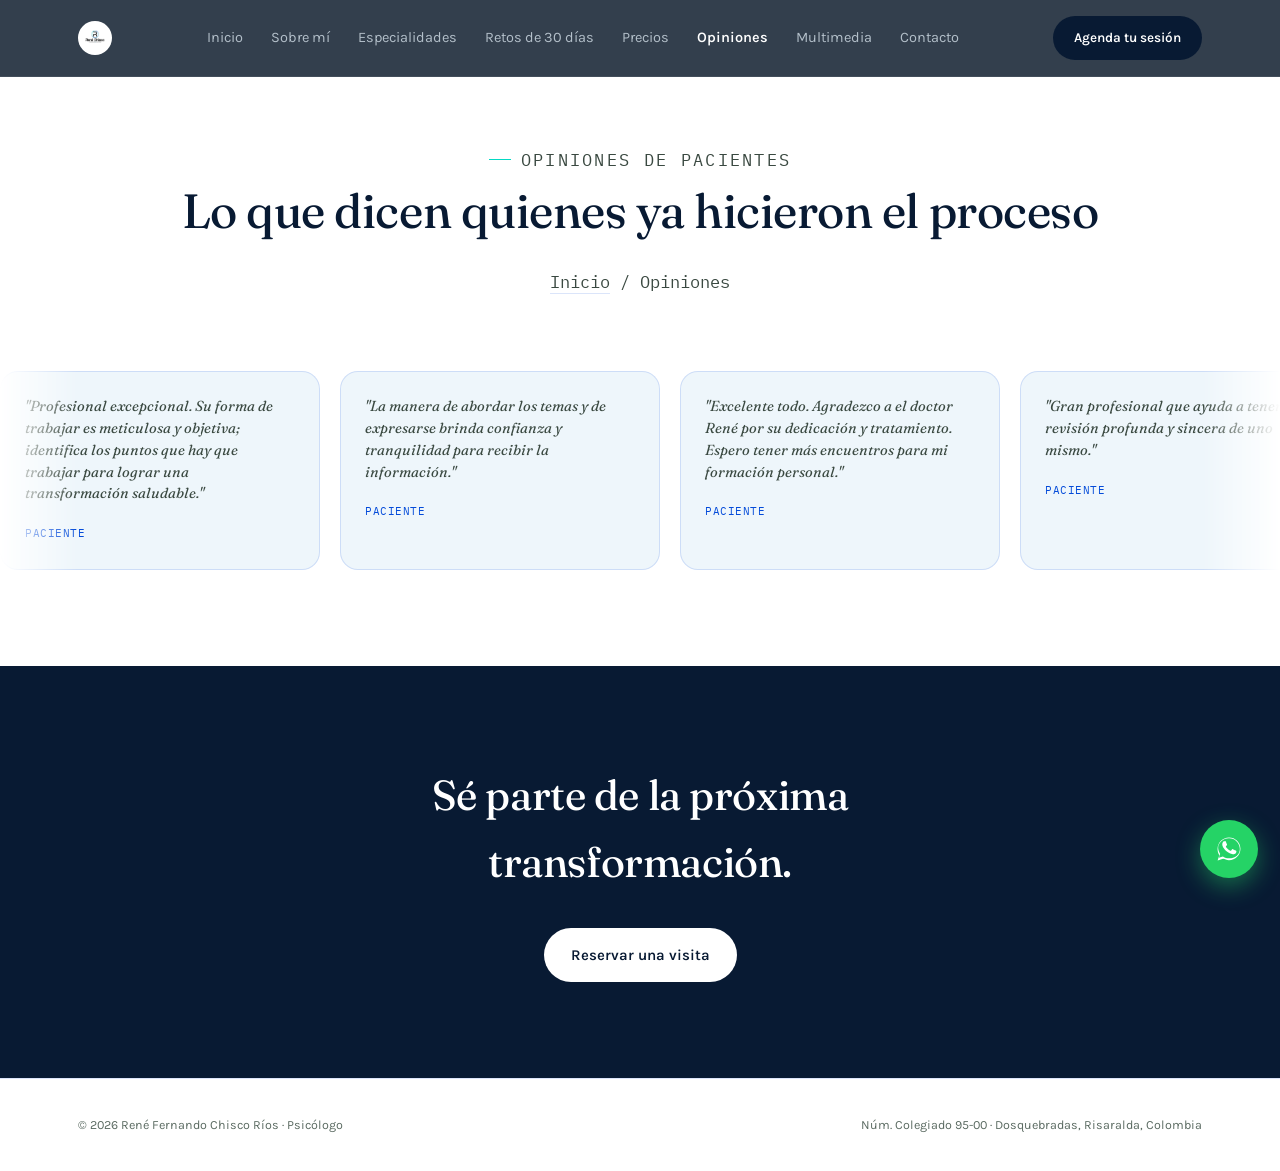
<file: opiniones.html>
<!DOCTYPE html>
<html lang="es">
<head>
<meta charset="UTF-8">
<meta name="viewport" content="width=device-width, initial-scale=1, viewport-fit=cover">
<title>Opiniones de pacientes · René Chisco</title>
<meta name="description" content="Lee las opiniones reales de pacientes que han hecho su proceso de transformación con René Chisco.">
<link rel="canonical" href="https://www.psrenechisco.com/opiniones.html">
<meta name="robots" content="index, follow">
<meta name="theme-color" content="#1c2b24">
<link rel="icon" type="image/jpeg" href="assets/img/imagen-logo.jpg">
<meta property="og:type" content="website">
<meta property="og:site_name" content="René Fernando Chisco Ríos · Psicólogo">
<meta property="og:title" content="Opiniones de pacientes · René Chisco">
<meta property="og:description" content="Lee las opiniones reales de pacientes que han hecho su proceso de transformación con René Chisco.">
<meta property="og:url" content="https://www.psrenechisco.com/opiniones.html">
<meta property="og:locale" content="es_CO">
<meta property="og:image" content="https://pixel-p1.s3.sa-east-1.amazonaws.com/doctor/avatar/7c1ca87c/7c1ca87c-d248-4aff-a4b4-27205d86d0ed_large.jpg">
<meta name="twitter:card" content="summary_large_image">
<meta name="twitter:title" content="Opiniones de pacientes · René Chisco">
<meta name="twitter:description" content="Lee las opiniones reales de pacientes que han hecho su proceso de transformación con René Chisco.">
<meta name="twitter:image" content="https://pixel-p1.s3.sa-east-1.amazonaws.com/doctor/avatar/7c1ca87c/7c1ca87c-d248-4aff-a4b4-27205d86d0ed_large.jpg">

<link rel="preconnect" href="https://fonts.googleapis.com">
<link rel="preconnect" href="https://fonts.gstatic.com" crossorigin>
<link href="https://fonts.googleapis.com/css2?family=Fraunces:ital,opsz,wght@0,9..144,300;0,9..144,450;0,9..144,600;1,9..144,450&family=Karla:wght@400;500;600;700&family=IBM+Plex+Mono:wght@400;500&display=swap" rel="stylesheet">
<link rel="stylesheet" href="assets/css/style.css">
</head>
<body>
<header>
  <div class="wrap">
    <a class="brand" href="index.html"><img src="assets/img/imagen-logo.jpg" alt="René Fernando Chisco Ríos - Psicología & Coaching" class="brand-mark"></a>
    <nav class="mainnav">
      <a href="index.html">Inicio</a>
      <a href="sobre-mi.html">Sobre mí</a>
      <a href="especialidades.html">Especialidades</a>
      <a href="retos.html">Retos de 30 días</a>
      <a href="precios.html">Precios</a>
      <a href="opiniones.html" class="active">Opiniones</a>
      <a href="multimedia.html">Multimedia</a>
      <a href="contacto.html">Contacto</a>
    </nav>
    <button class="navtoggle" aria-label="Abrir menú" aria-expanded="false">Menú</button>
    <a class="btn btn-solid" href="contacto.html">Agenda tu sesión</a>
  </div>
</header>
<main>

  <section class="page-hero">
    <div class="wrap">
      <p class="eyebrow">Opiniones de pacientes</p>
      <h1>Lo que dicen quienes ya hicieron el proceso</h1>
      <p class="breadcrumb"><a href="index.html">Inicio</a> / Opiniones</p>
    </div>
  </section>
  <section style="padding-top:8px;">
    <div class="testi-wrap">
      <div class="testi-track" id="testi-track"></div>
    </div>
  </section>

  <section class="cta-band">
    <div class="wrap">
      <h2>Sé parte de la próxima transformación.</h2>
      <div class="hero-ctas">
        <a class="btn btn-solid" style="background:var(--paper);color:var(--ink);" href="contacto.html">Reservar una visita</a>
      </div>
    </div>
  </section>

</main>
<footer>
  <div class="wrap">
    <span>© 2026 René Fernando Chisco Ríos · Psicólogo</span>
    <span>Núm. Colegiado 95-00 · Dosquebradas, Risaralda, Colombia</span>
  </div>
</footer>
<script src="assets/js/nav.js"></script>
<script src="assets/js/testimonials.js"></script>
<a class="whatsapp-float" href="https://wa.me/573117472236?text=Hola%20Ren%C3%A9%2C%20quiero%20agendar%20una%20consulta" target="_blank" rel="noopener" aria-label="Escribir por WhatsApp">
  <svg viewBox="0 0 32 32" width="28" height="28" fill="#fff"><path d="M16 2.9C8.8 2.9 2.9 8.8 2.9 16c0 2.5.7 4.9 2 7L3 29l6.2-1.9c2 .1 4 1.7 6.8 1.7 7.2 0 13.1-5.9 13.1-13.1S23.2 2.9 16 2.9zm0 23.8c-2.4 0-4.6-.7-6.5-1.9l-.5-.3-4.6 1.4 1.5-4.4-.3-.5c-1.3-2-2-4.3-2-6.7C3.6 9.2 9.2 3.6 16 3.6S28.4 9.2 28.4 16 22.8 26.7 16 26.7zm7.1-9.2c-.4-.2-2.3-1.1-2.6-1.3-.4-.1-.6-.2-.9.2-.3.4-1 1.3-1.2 1.5-.2.3-.4.3-.8.1-.4-.2-1.6-.6-3-1.9-1.1-1-1.9-2.2-2.1-2.6-.2-.4 0-.6.2-.8.2-.2.4-.4.6-.7.2-.2.3-.4.4-.6.1-.3 0-.5 0-.7-.1-.2-.9-2.2-1.3-3-.3-.8-.7-.7-.9-.7h-.8c-.3 0-.7.1-1 .5-.4.4-1.4 1.3-1.4 3.3s1.4 3.8 1.6 4.1c.2.3 2.8 4.3 6.9 6 4.1 1.7 4.1 1.1 4.8 1.1.7 0 2.3-.9 2.6-1.9.3-.9.3-1.7.2-1.9-.1-.2-.4-.3-.8-.5z"/></svg>
</a>
</body>
</html>
</file>
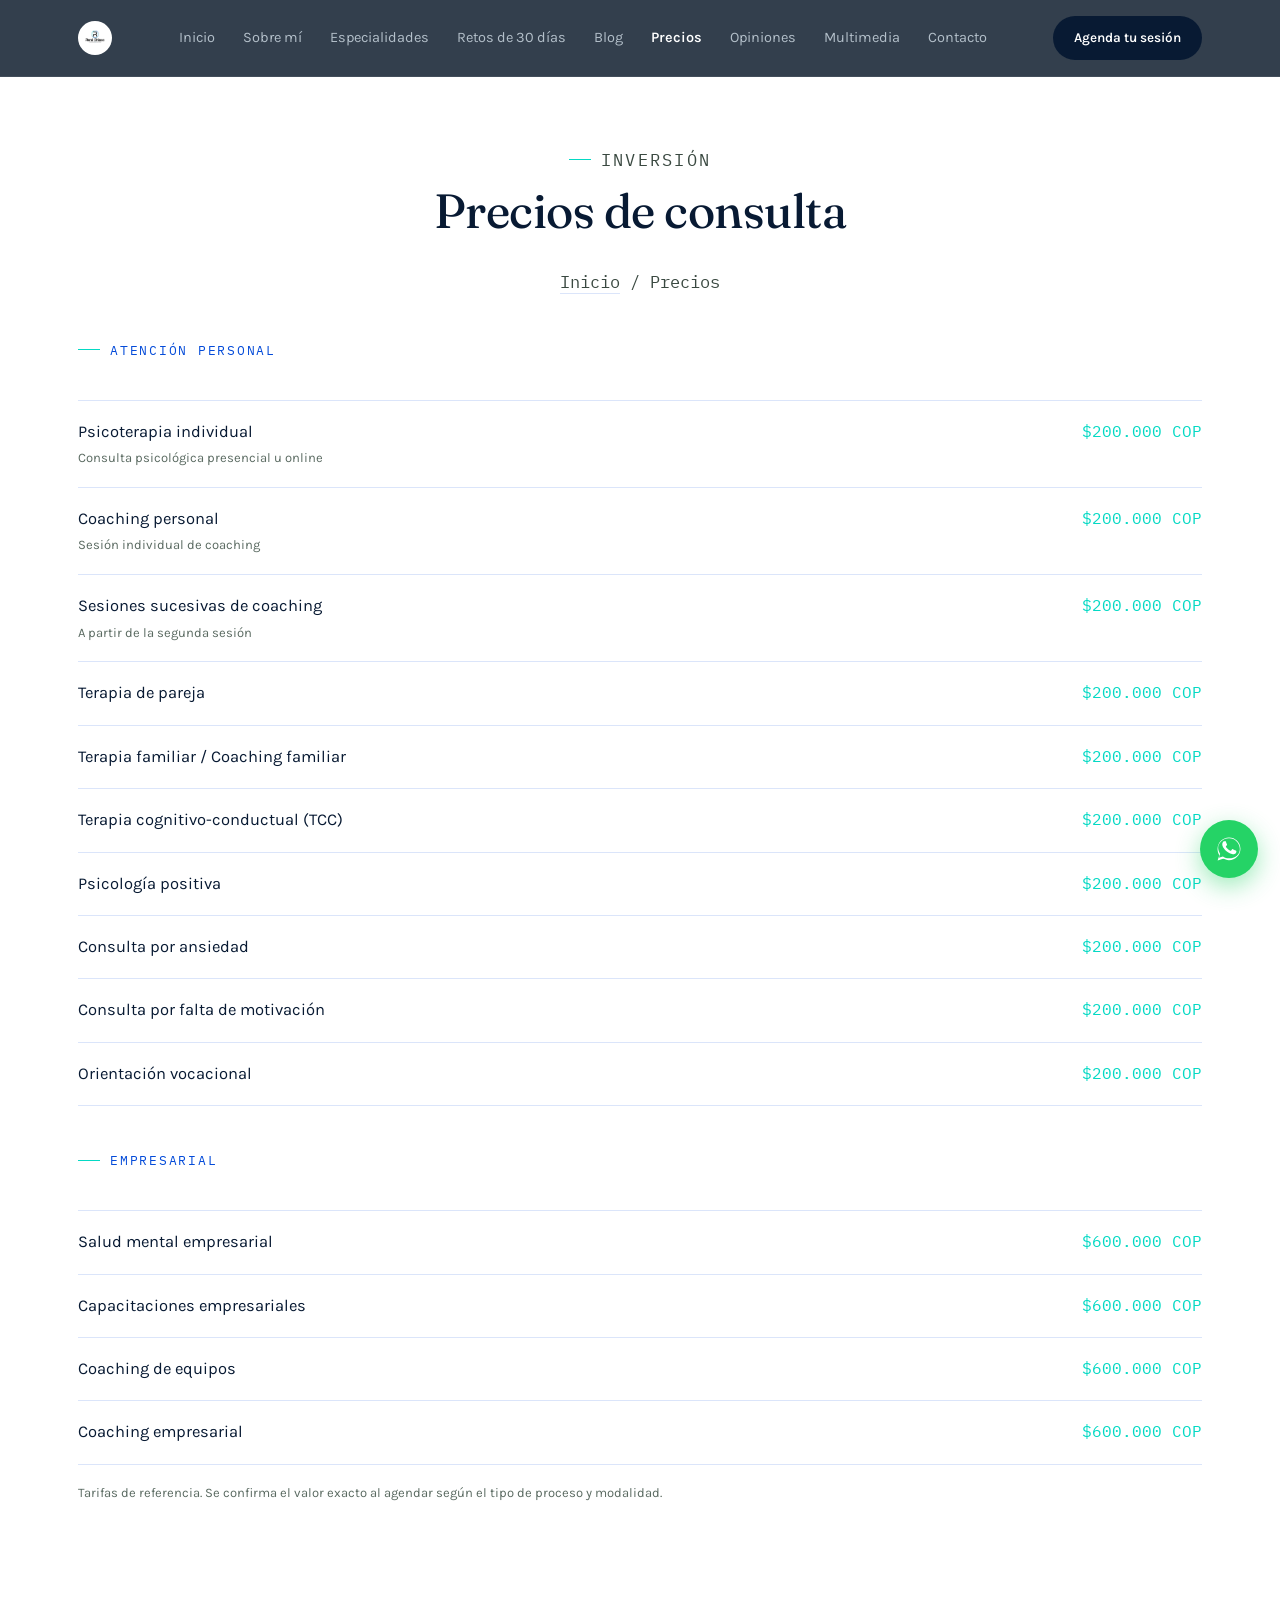
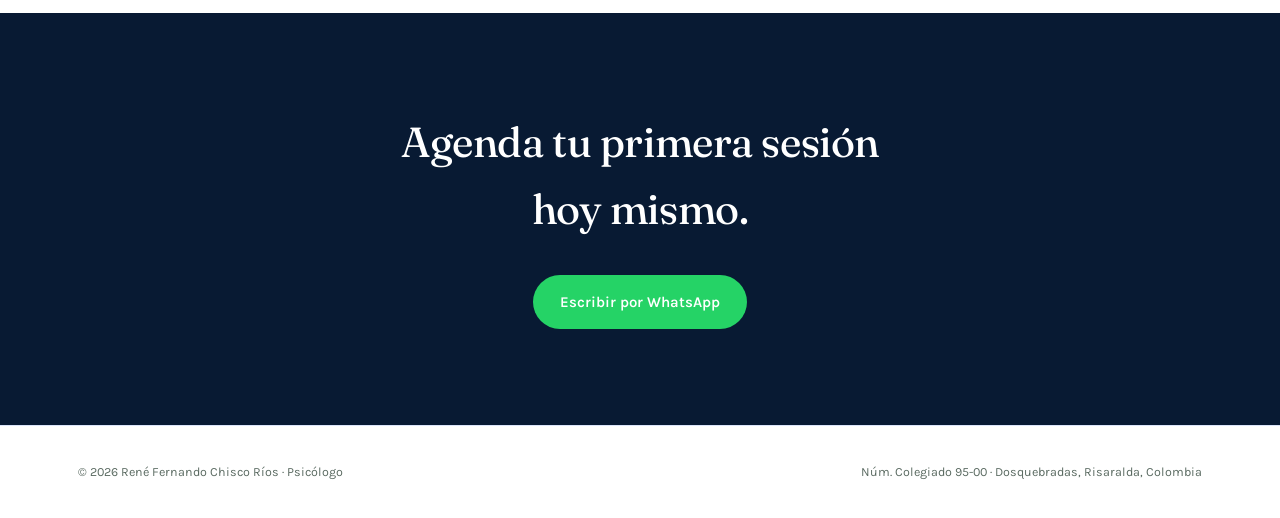
<file: precios.html>
<!DOCTYPE html>
<html lang="es">
<head>
<meta charset="UTF-8">
<meta name="viewport" content="width=device-width, initial-scale=1, viewport-fit=cover">
<title>Precios de consulta · René Chisco</title>
<meta name="description" content="Tarifas de consulta psicológica, coaching personal, terapia de pareja y servicios empresariales.">
<link rel="canonical" href="https://www.psrenechisco.com/precios.html">
<meta name="robots" content="index, follow">
<meta name="theme-color" content="#1c2b24">
<link rel="icon" type="image/jpeg" href="assets/img/imagen-logo.jpg">
<meta property="og:type" content="website">
<meta property="og:site_name" content="René Fernando Chisco Ríos · Psicólogo">
<meta property="og:title" content="Precios de consulta · René Chisco">
<meta property="og:description" content="Tarifas de consulta psicológica, coaching personal, terapia de pareja y servicios empresariales.">
<meta property="og:url" content="https://www.psrenechisco.com/precios.html">
<meta property="og:locale" content="es_CO">
<link rel="preconnect" href="https://fonts.googleapis.com">
<link rel="preconnect" href="https://fonts.gstatic.com" crossorigin>
<link href="https://fonts.googleapis.com/css2?family=Fraunces:ital,opsz,wght@0,9..144,300;0,9..144,450;0,9..144,600;1,9..144,450&family=Karla:wght@400;500;600;700&family=IBM+Plex+Mono:wght@400;500&display=swap" rel="stylesheet">
<link rel="stylesheet" href="assets/css/style.css">
</head>
<body>
<header>
  <div class="wrap">
    <a class="brand" href="index.html"><img src="assets/img/imagen-logo.jpg" alt="René Fernando Chisco Ríos - Psicología & Coaching" class="brand-mark"></a>
    <nav class="mainnav">
      <a href="index.html">Inicio</a>
      <a href="sobre-mi.html">Sobre mí</a>
      <a href="especialidades.html">Especialidades</a>
      <a href="retos.html">Retos de 30 días</a>
      <a href="blog.html">Blog</a>
      <a href="precios.html" class="active">Precios</a>
      <a href="opiniones.html">Opiniones</a>
      <a href="multimedia.html">Multimedia</a>
      <a href="contacto.html">Contacto</a>
    </nav>
    <button class="navtoggle" aria-label="Abrir menú" aria-expanded="false">Menú</button>
    <a class="btn btn-solid" href="contacto.html">Agenda tu sesión</a>
  </div>
</header>

<main>
  <section class="page-hero">
    <div class="wrap">
      <p class="eyebrow">Inversión</p>
      <h1>Precios de consulta</h1>
      <p class="breadcrumb"><a href="index.html">Inicio</a> / Precios</p>
    </div>
  </section>

  <section style="padding-top:8px;">
    <div class="wrap">
      <p class="eyebrow">Atención personal</p>
      <div class="price-table" id="precios-personal"></div>

      <p class="eyebrow" style="margin-top:44px;">Empresarial</p>
      <div class="price-table" id="precios-empresarial"></div>

      <p class="price-note" id="precios-nota"></p>
    </div>
  </section>

  <section class="cta-band">
    <div class="wrap">
      <h2>Agenda tu primera sesión hoy mismo.</h2>
      <div class="hero-ctas">
        <a class="btn btn-solid" style="background:#25D366;color:#fff;" href="https://wa.me/573117472236?text=Hola%20Ren%C3%A9%2C%20quiero%20agendar%20una%20consulta" target="_blank" rel="noopener">Escribir por WhatsApp</a>
      </div>
    </div>
  </section>
</main>

<footer>
  <div class="wrap">
    <span>© 2026 René Fernando Chisco Ríos · Psicólogo</span>
    <span>Núm. Colegiado 95-00 · Dosquebradas, Risaralda, Colombia</span>
  </div>
</footer>

<script src="assets/js/nav.js"></script>
<script src="assets/js/precios.js"></script>
<a class="whatsapp-float" href="https://wa.me/573117472236?text=Hola%20Ren%C3%A9%2C%20quiero%20agendar%20una%20consulta" target="_blank" rel="noopener" aria-label="Escribir por WhatsApp">
  <svg viewBox="0 0 32 32" width="28" height="28" fill="#fff"><path d="M16 2.9C8.8 2.9 2.9 8.8 2.9 16c0 2.5.7 4.9 2 7L3 29l6.2-1.9c2 .1 4 1.7 6.8 1.7 7.2 0 13.1-5.9 13.1-13.1S23.2 2.9 16 2.9zm0 23.8c-2.4 0-4.6-.7-6.5-1.9l-.5-.3-4.6 1.4 1.5-4.4-.3-.5c-1.3-2-2-4.3-2-6.7C3.6 9.2 9.2 3.6 16 3.6S28.4 9.2 28.4 16 22.8 26.7 16 26.7zm7.1-9.2c-.4-.2-2.3-1.1-2.6-1.3-.4-.1-.6-.2-.9.2-.3.4-1 1.3-1.2 1.5-.2.3-.4.3-.8.1-.4-.2-1.6-.6-3-1.9-1.1-1-1.9-2.2-2.1-2.6-.2-.4 0-.6.2-.8.2-.2.4-.4.6-.7.2-.2.3-.4.4-.6.1-.3 0-.5 0-.7-.1-.2-.9-2.2-1.3-3-.3-.8-.7-.7-.9-.7h-.8c-.3 0-.7.1-1 .5-.4.4-1.4 1.3-1.4 3.3s1.4 3.8 1.6 4.1c.2.3 2.8 4.3 6.9 6 4.1 1.7 4.1 1.1 4.8 1.1.7 0 2.3-.9 2.6-1.9.3-.9.3-1.7.2-1.9-.1-.2-.4-.3-.8-.5z"/></svg>
</a>
</body>
</html>
</file>
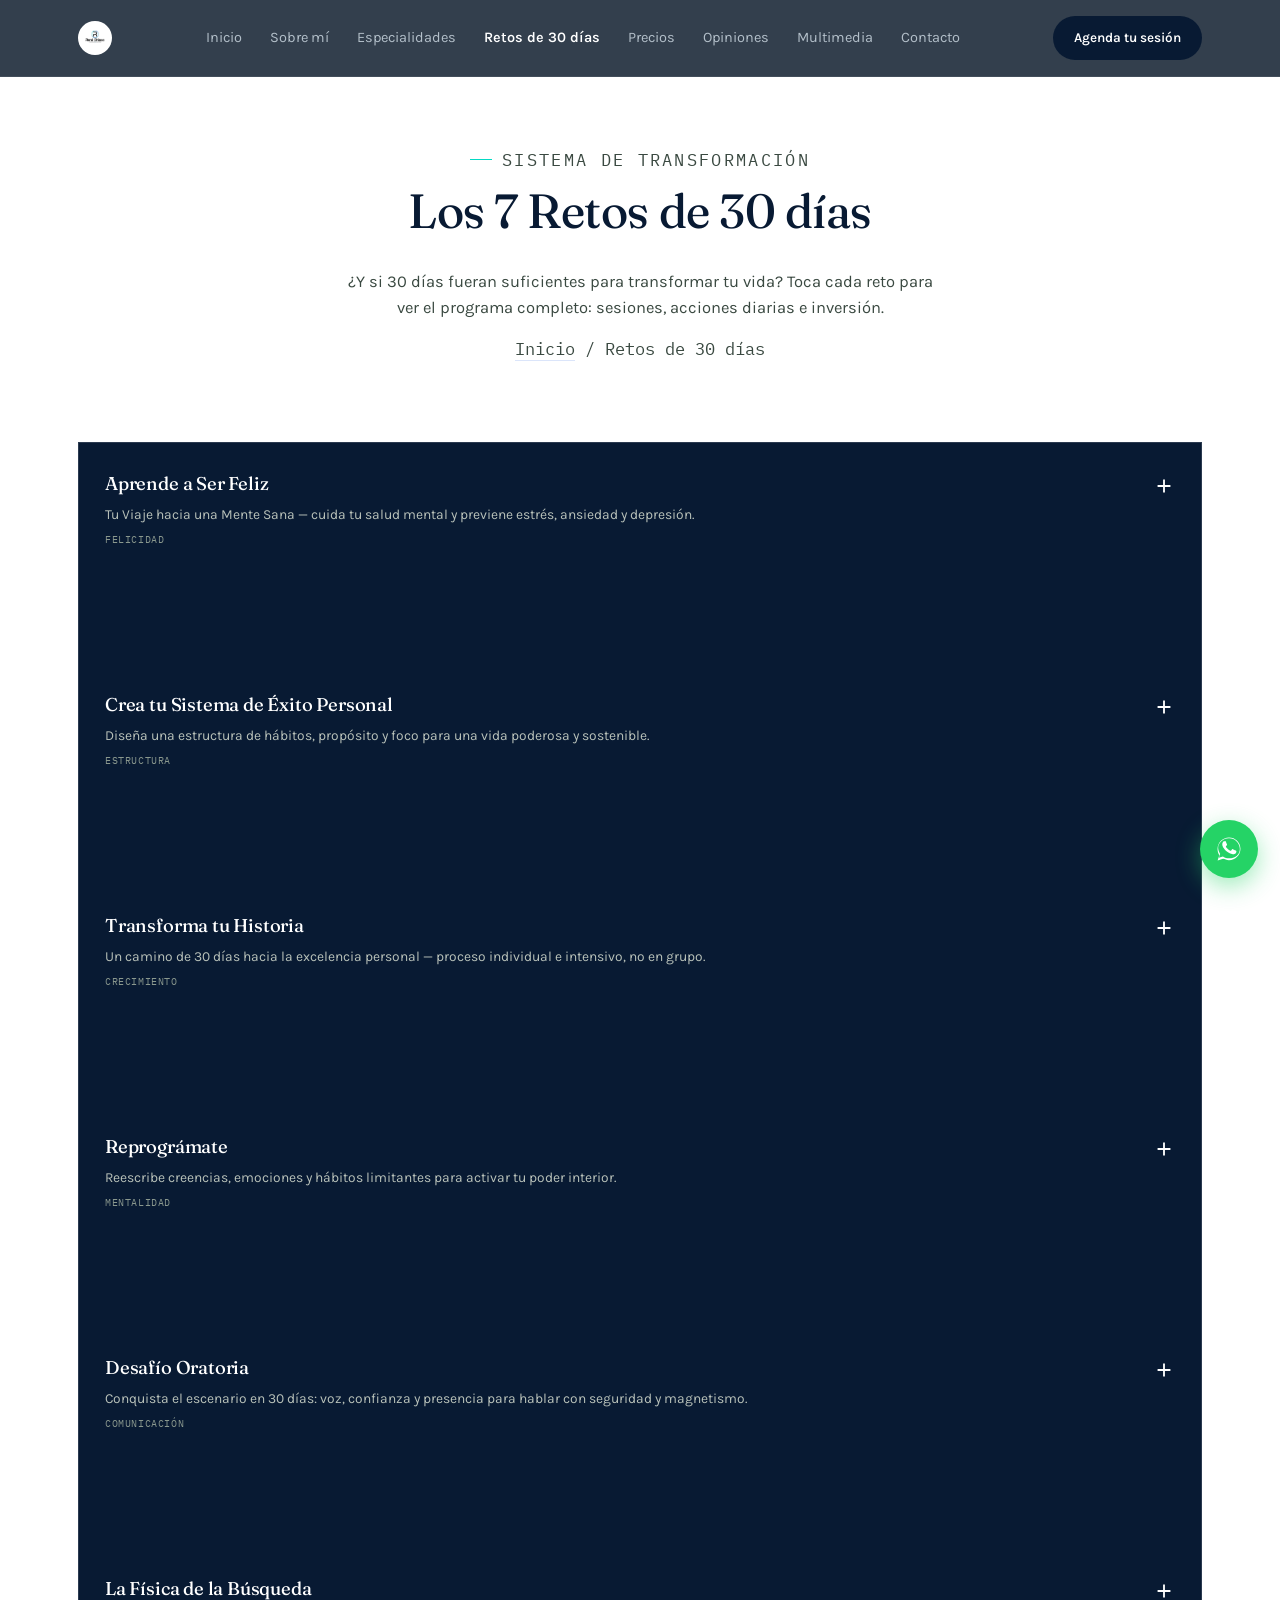
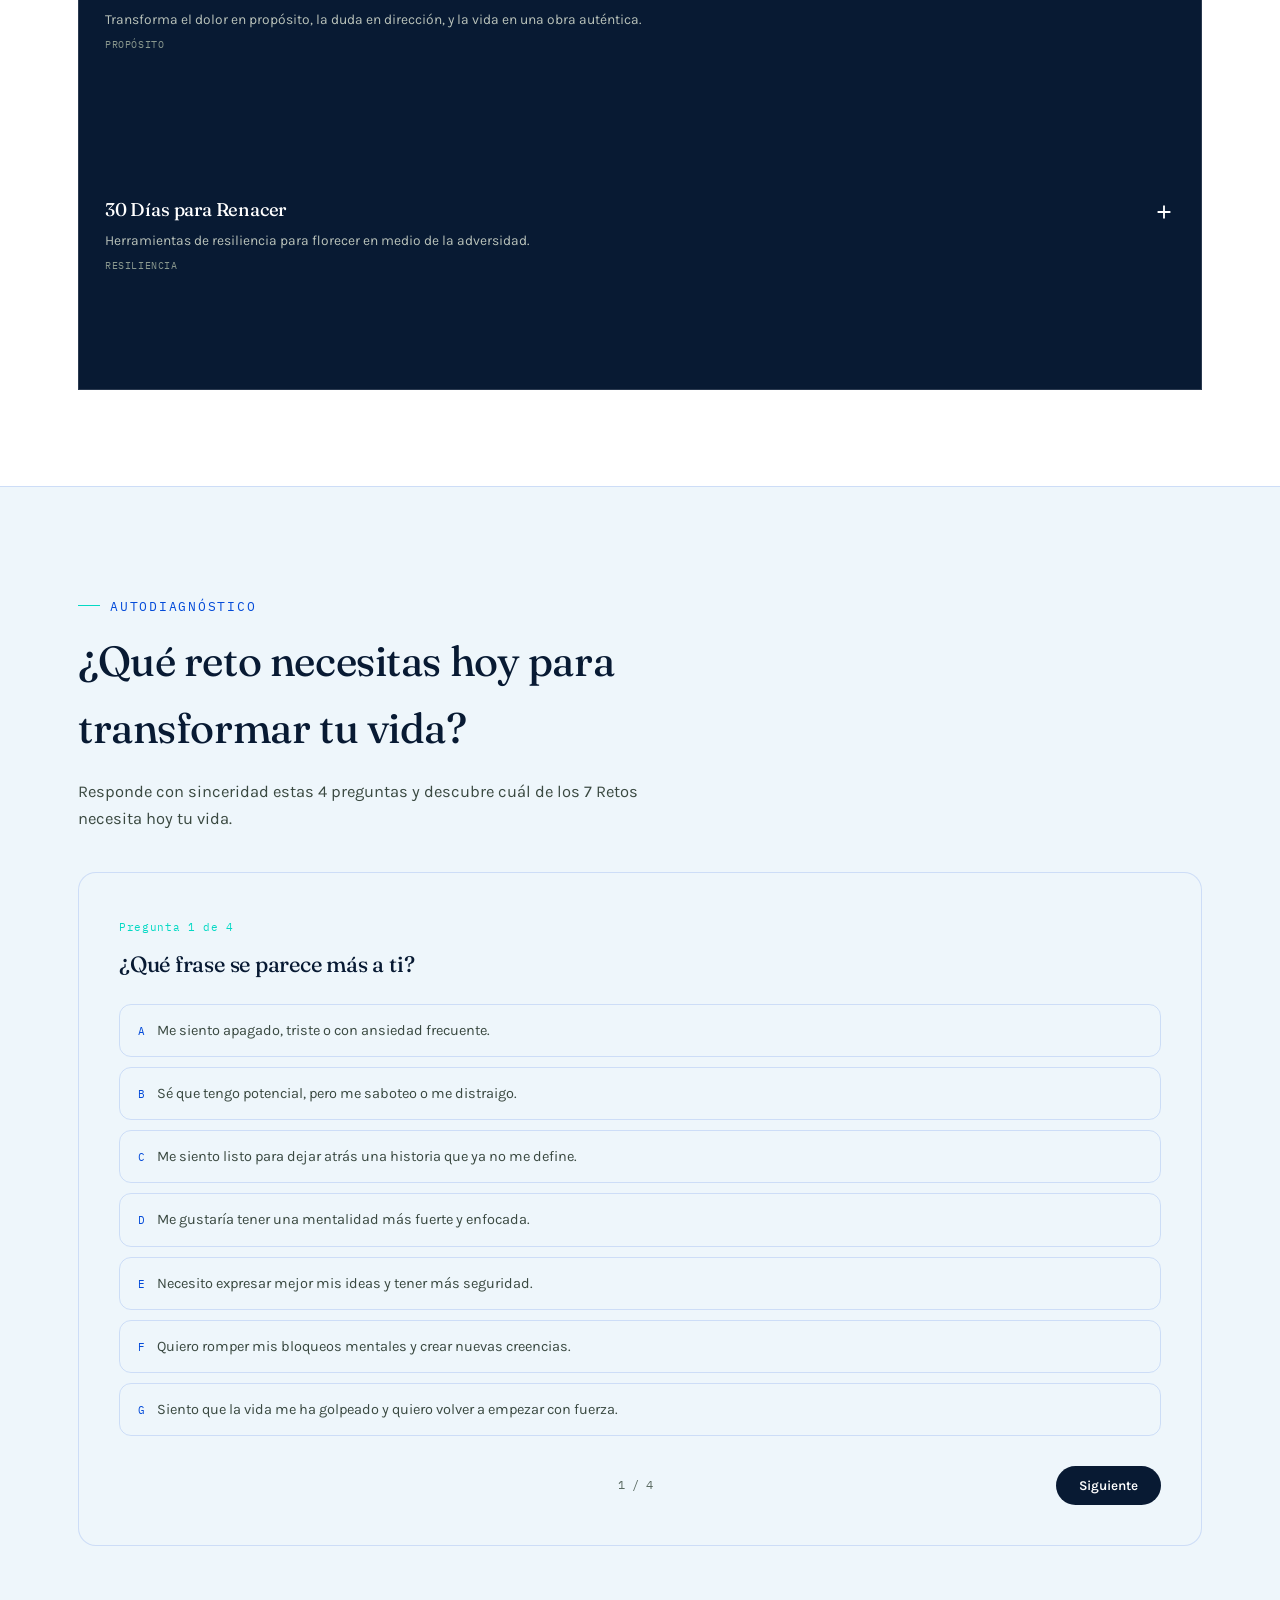
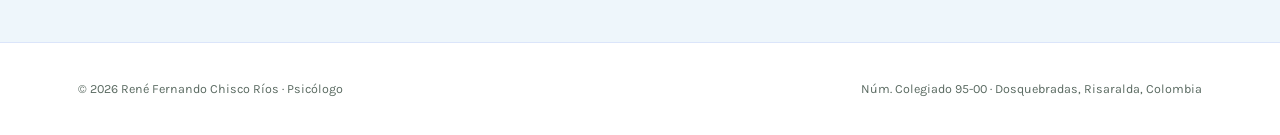
<file: retos.html>
<!DOCTYPE html>
<html lang="es">
<head>
<meta charset="UTF-8">
<meta name="viewport" content="width=device-width, initial-scale=1, viewport-fit=cover">
<title>Los 7 Retos de 30 días · René Chisco</title>
<meta name="description" content="Descubre cuál de los 7 Retos de 30 días necesitas hoy con nuestro cuestionario de autodiagnóstico.">
<link rel="canonical" href="https://www.psrenechisco.com/retos.html">
<meta name="robots" content="index, follow">
<meta name="theme-color" content="#1c2b24">
<link rel="icon" type="image/jpeg" href="assets/img/imagen-logo.jpg">
<meta property="og:type" content="website">
<meta property="og:site_name" content="René Fernando Chisco Ríos · Psicólogo">
<meta property="og:title" content="Los 7 Retos de 30 días · René Chisco">
<meta property="og:description" content="Descubre cuál de los 7 Retos de 30 días necesitas hoy con nuestro cuestionario de autodiagnóstico.">
<meta property="og:url" content="https://www.psrenechisco.com/retos.html">
<meta property="og:locale" content="es_CO">
<link rel="preconnect" href="https://fonts.googleapis.com">
<link rel="preconnect" href="https://fonts.gstatic.com" crossorigin>
<link href="https://fonts.googleapis.com/css2?family=Fraunces:ital,opsz,wght@0,9..144,300;0,9..144,450;0,9..144,600;1,9..144,450&family=Karla:wght@400;500;600;700&family=IBM+Plex+Mono:wght@400;500&display=swap" rel="stylesheet">
<link rel="stylesheet" href="assets/css/style.css">
</head>
<body>
<header>
  <div class="wrap">
    <a class="brand" href="index.html"><img src="assets/img/imagen-logo.jpg" alt="René Fernando Chisco Ríos - Psicología & Coaching" class="brand-mark"></a>
    <nav class="mainnav">
      <a href="index.html">Inicio</a>
      <a href="sobre-mi.html">Sobre mí</a>
      <a href="especialidades.html">Especialidades</a>
      <a href="retos.html" class="active">Retos de 30 días</a>
      <a href="precios.html">Precios</a>
      <a href="opiniones.html">Opiniones</a>
      <a href="multimedia.html">Multimedia</a>
      <a href="contacto.html">Contacto</a>
    </nav>
    <button class="navtoggle" aria-label="Abrir menú" aria-expanded="false">Menú</button>
    <a class="btn btn-solid" href="contacto.html">Agenda tu sesión</a>
  </div>
</header>

<main>

  <section class="page-hero">
    <div class="wrap">
      <p class="eyebrow">Sistema de transformación</p>
      <h1>Los 7 Retos de 30 días</h1>
      <p>¿Y si 30 días fueran suficientes para transformar tu vida? Toca cada reto para ver el programa completo: sesiones, acciones diarias e inversión.</p>
      <p class="breadcrumb"><a href="index.html">Inicio</a> / Retos de 30 días</p>
    </div>
  </section>

  <section style="padding-top:8px;">
    <div class="wrap">
      <div class="reto-grid" style="background:var(--ink);grid-template-columns:1fr;">

        <!-- 1. APRENDE A SER FELIZ -->
        <div class="reto-card" data-toggle>
          <div class="reto-head">
            <div>
              <span class="swatch" style="background:var(--wheel-1)"></span>
              <h3>Aprende a Ser Feliz</h3>
              <p>Tu Viaje hacia una Mente Sana — cuida tu salud mental y previene estrés, ansiedad y depresión.</p>
              <span class="tag">Felicidad</span>
            </div>
            <svg class="chevron" width="22" height="22" viewBox="0 0 24 24" fill="none" stroke="#fff" stroke-width="2"><path d="M12 5v14M5 12h14"/></svg>
          </div>
          <div class="reto-detail">
            <div class="reto-detail-inner">
              <p class="rd-quote">"La felicidad no es algo que te sucede, es algo que tú haces que pase." — R. Chisco</p>
              <p>¿Te imaginas poder disfrutar de una vida más plena, equilibrada y feliz en solo 30 días? Este reto te brinda las herramientas y estrategias necesarias para cuidar tu salud mental, prevenir los trastornos más comunes como el estrés crónico, la ansiedad y la depresión, y aprender a enfrentarlos cuando toquen las puertas de tu vida.</p>
              <p>Durante estos 30 días te comprometerás a seguir cada una de las acciones recomendadas para fortalecer tu bienestar emocional, acompañado de un diario donde registrarás tus pensamientos, sentimientos y decisiones — clave para evaluar tu progreso.</p>
              <h4>4 sesiones de acompañamiento</h4>
              <ul class="reto-sessions">
                <li><b>Sesión 1 — Diagnóstico inicial</b>Evaluamos tu salud mental y recibes las pautas específicas para comenzar tu transformación.</li>
                <li><b>Sesión 2 y 3 — Ajuste y avance</b>Revisamos tus avances, ajustamos lo necesario y recibes nuevas acciones para implementar.</li>
                <li><b>Sesión 4 — Plan de vida</b>Diseñamos un plan adaptado a tus necesidades, para vivir con bienestar y una felicidad duradera.</li>
              </ul>
              <div class="reto-price-box">
                <div><b>$800.000 COP</b><span>Pago de contado</span></div>
                <div><b>$1.000.000 COP</b><span>Pago diferido</span></div>
              </div>
              <a class="reto-cta" href="https://wa.me/573117472236?text=Hola%20Ren%C3%A9%2C%20quiero%20informaci%C3%B3n%20del%20Reto%20Aprende%20a%20Ser%20Feliz" target="_blank" rel="noopener">Reservar este reto →</a>
            </div>
          </div>
        </div>

        <!-- 2. SISTEMA DE ÉXITO -->
        <div class="reto-card" data-toggle>
          <div class="reto-head">
            <div>
              <span class="swatch" style="background:var(--wheel-2)"></span>
              <h3>Crea tu Sistema de Éxito Personal</h3>
              <p>Diseña una estructura de hábitos, propósito y foco para una vida poderosa y sostenible.</p>
              <span class="tag">Estructura</span>
            </div>
            <svg class="chevron" width="22" height="22" viewBox="0 0 24 24" fill="none" stroke="#fff" stroke-width="2"><path d="M12 5v14M5 12h14"/></svg>
          </div>
          <div class="reto-detail">
            <div class="reto-detail-inner">
              <p class="rd-quote">"Y pensar que cambiar una vida comienza con transformar conscientemente cada segundo de un solo día, y repetirlo creativamente hasta volver la belleza una asombrosa rutina." — R. Chisco</p>
              <p>¿Estás listo para transformar tu vida en solo 30 días? Juntos crearemos un sistema de éxito que cambiará tu vida — el cambio requiere un compromiso profundo y acción diaria, no será un proceso fácil, pero los resultados serán transformadores.</p>
              <p>Tu guía durante el proceso será el libro "Rompe el libreto y conquista tu mejor versión", con acciones diarias específicas y un diario exclusivo para registrar tu experiencia, dificultades y aprendizajes.</p>
              <h4>4 sesiones de coaching personalizadas</h4>
              <ul class="reto-sessions">
                <li><b>Sesión 1 — Visión y diagnóstico</b>Definimos una visión clara alineada con tu propósito y aplicamos la Rueda de la Vida para identificar fugas de energía.</li>
                <li><b>Sesión 2 — Plan de acción</b>Evaluamos avances y se explica el plan de acción para elevar los estándares en tus áreas débiles.</li>
                <li><b>Sesión 3 — Filosofía de vida</b>Evaluamos la apropiación de las acciones y elegimos los factores para tu sistema de vida exitoso.</li>
                <li><b>Sesión 4 — Compromiso</b>Tendrás un sistema de vida claro, con hábitos y creencias que te guiarán hacia tus objetivos, y firmamos la carta de compromiso.</li>
              </ul>
              <div class="reto-price-box">
                <div><b>$800.000 COP</b><span>Pago de contado</span></div>
                <div><b>$1.000.000 COP</b><span>Pago diferido</span></div>
              </div>
              <a class="reto-cta" href="https://wa.me/573117472236?text=Hola%20Ren%C3%A9%2C%20quiero%20informaci%C3%B3n%20del%20Reto%20Sistema%20de%20%C3%89xito%20Personal" target="_blank" rel="noopener">Reservar este reto →</a>
            </div>
          </div>
        </div>

        <!-- 3. TRANSFORMA TU HISTORIA -->
        <div class="reto-card" data-toggle>
          <div class="reto-head">
            <div>
              <span class="swatch" style="background:var(--wheel-3)"></span>
              <h3>Transforma tu Historia</h3>
              <p>Un camino de 30 días hacia la excelencia personal — proceso individual e intensivo, no en grupo.</p>
              <span class="tag">Crecimiento</span>
            </div>
            <svg class="chevron" width="22" height="22" viewBox="0 0 24 24" fill="none" stroke="#fff" stroke-width="2"><path d="M12 5v14M5 12h14"/></svg>
          </div>
          <div class="reto-detail">
            <div class="reto-detail-inner">
              <p class="rd-quote">"Puedes más. No naciste solo para sobrevivir, sino para dejar huella."</p>
              <p>"Transforma tu historia" es un proceso individual, intensivo y personalizado de 30 días, diseñado para ayudarte a conectar con tu esencia, elevar tu conciencia y rediseñar tu vida desde la raíz. Aquí no trabajamos en grupo: trabajamos contigo, en ti y para ti.</p>
              <h4>Fundamentos del proceso</h4>
              <p>Psicología Positiva, Psicología Humanista, Logoterapia (Viktor Frankl), Coaching Ontológico y Programación Neurolingüística (PNL), respaldados por más de 30 años de experiencia guiando a líderes, emprendedores y soñadores a conquistar su mejor versión.</p>
              <h4>Qué incluye</h4>
              <ul class="reto-sessions">
                <li><b>Guía diaria</b>Una herramienta con explicación, reflexión y ejercicio práctico cada día durante 30 días.</li>
                <li><b>4 sesiones individuales</b>Una por semana, presenciales o virtuales, para evaluar avances, reforzar aprendizajes y redireccionar estrategias.</li>
                <li><b>Acompañamiento</b>Material digital exclusivo más soporte complementario por correo y/o WhatsApp.</li>
              </ul>
              <div class="reto-price-box">
                <div><b>$800.000 COP</b><span>Pago de contado</span></div>
                <div><b>$1.000.000 COP</b><span>Pago a crédito (2 cuotas)</span></div>
              </div>
              <a class="reto-cta" href="https://wa.me/573117472236?text=Hola%20Ren%C3%A9%2C%20quiero%20informaci%C3%B3n%20del%20Reto%20Transforma%20tu%20Historia" target="_blank" rel="noopener">Reservar este reto →</a>
            </div>
          </div>
        </div>

        <!-- 4. REPROGRÁMATE (pendiente de contenido) -->
        <div class="reto-card" data-toggle>
          <div class="reto-head">
            <div>
              <span class="swatch" style="background:var(--wheel-4)"></span>
              <h3>Reprográmate</h3>
              <p>Reescribe creencias, emociones y hábitos limitantes para activar tu poder interior.</p>
              <span class="tag">Mentalidad</span>
            </div>
            <svg class="chevron" width="22" height="22" viewBox="0 0 24 24" fill="none" stroke="#fff" stroke-width="2"><path d="M12 5v14M5 12h14"/></svg>
          </div>
          <div class="reto-detail">
            <div class="reto-detail-inner">
              <p>Eliminarás patrones limitantes, instalarás nuevas creencias y recuperarás tu poder mental y emocional en 30 días de entrenamiento.</p>
              <p class="reto-pending">Programa detallado próximamente.</p>
              <a class="reto-cta" href="https://wa.me/573117472236?text=Hola%20Ren%C3%A9%2C%20quiero%20informaci%C3%B3n%20del%20Reto%20Reprogr%C3%A1mate" target="_blank" rel="noopener">Preguntar por este reto →</a>
            </div>
          </div>
        </div>

        <!-- 5. DESAFÍO ORATORIA -->
        <div class="reto-card" data-toggle>
          <div class="reto-head">
            <div>
              <span class="swatch" style="background:var(--wheel-5)"></span>
              <h3>Desafío Oratoria</h3>
              <p>Conquista el escenario en 30 días: voz, confianza y presencia para hablar con seguridad y magnetismo.</p>
              <span class="tag">Comunicación</span>
            </div>
            <svg class="chevron" width="22" height="22" viewBox="0 0 24 24" fill="none" stroke="#fff" stroke-width="2"><path d="M12 5v14M5 12h14"/></svg>
          </div>
          <div class="reto-detail">
            <div class="reto-detail-inner">
              <p class="rd-quote">"La capacidad de hablar bien es el camino más breve hacia la distinción."</p>
              <p>Con más de 35 años de experiencia entrenando a cientos de personas para dominar la Oratoria, este desafío transforma tu vida en solo 30 días. Un enfoque basado en Psicología, Pedagogía, PNL y Coaching, perfeccionado con los aprendizajes de Hernando Contreras, Deepak Chopra, Daniel Goleman, Fernando Savater, Tim Gallwey y Tony Robbins.</p>
              <h4>4 sesiones clave</h4>
              <ul class="reto-sessions">
                <li><b>Sesión 1 — Diagnóstico y conciencia</b>Presentas un tema de tu elección para identificar tus puntos fuertes y débiles, y recibes herramientas para el pánico escénico.</li>
                <li><b>Sesión 2 — Encuentro con la elocuencia</b>Preparación y conexión con tu audiencia, manejo de la expresión oral y corporal, dominio del escenario.</li>
                <li><b>Sesión 3 — Estructura de la oratoria</b>Construcción de un mensaje claro, impactante y persuasivo: introducción, desarrollo y conclusión.</li>
                <li><b>Sesión 4 — Presentación final</b>Te presentas frente a tu público demostrando todo lo aprendido, con formatos para evaluar tu evolución como orador.</li>
              </ul>
              <p>A lo largo de los 30 días realizarás 30 ejercicios prácticos, con un cuaderno de proceso y una palabra nueva cada día para incorporar a tu vocabulario.</p>
              <div class="reto-price-box">
                <div><b>$800.000 COP</b><span>Pago de contado</span></div>
                <div><b>$1.000.000 COP</b><span>Pago diferido</span></div>
              </div>
              <a class="reto-cta" href="https://wa.me/573117472236?text=Hola%20Ren%C3%A9%2C%20quiero%20informaci%C3%B3n%20del%20Desaf%C3%ADo%20Oratoria" target="_blank" rel="noopener">Reservar este reto →</a>
            </div>
          </div>
        </div>

        <!-- 6. LA FÍSICA DE LA BÚSQUEDA -->
        <div class="reto-card" data-toggle>
          <div class="reto-head">
            <div>
              <span class="swatch" style="background:var(--wheel-6)"></span>
              <h3>La Física de la Búsqueda</h3>
              <p>Transforma el dolor en propósito, la duda en dirección, y la vida en una obra auténtica.</p>
              <span class="tag">Propósito</span>
            </div>
            <svg class="chevron" width="22" height="22" viewBox="0 0 24 24" fill="none" stroke="#fff" stroke-width="2"><path d="M12 5v14M5 12h14"/></svg>
          </div>
          <div class="reto-detail">
            <div class="reto-detail-inner">
              <p>Hay momentos en la vida en los que todo parece perder sentido: relaciones que terminan, trabajos que ya no motivan, pérdidas que quiebran el alma. Inspirado en la historia de Elizabeth Gilbert (Comer, Rezar, Amar), este reto te invita a un viaje introspectivo para reconectar con tu propósito, superar la adversidad y reconstruir tu vida desde adentro hacia afuera.</p>
              <h4>Este reto te ayuda a</h4>
              <ul class="reto-sessions">
                <li><b>Reconectar</b>Con tu propósito y autenticidad.</li>
                <li><b>Superar</b>Los momentos difíciles y las crisis personales.</li>
                <li><b>Transformar</b>El dolor en un motor de cambio y resiliencia.</li>
                <li><b>Reescribir</b>Tu historia y darle un nuevo sentido a tu vida.</li>
              </ul>
              <p>Ideal si sientes que tu vida perdió dirección, atraviesas un duelo o un cambio importante, y quieres reconstruirte con más autenticidad.</p>
              <div class="reto-price-box">
                <div><b>$800.000 COP</b><span>Pago de contado</span></div>
                <div><b>$1.000.000 COP</b><span>Pago diferido</span></div>
              </div>
              <a class="reto-cta" href="https://wa.me/573117472236?text=Hola%20Ren%C3%A9%2C%20quiero%20informaci%C3%B3n%20del%20Reto%20La%20F%C3%ADsica%20de%20la%20B%C3%BAsqueda" target="_blank" rel="noopener">Reservar este reto →</a>
            </div>
          </div>
        </div>

        <!-- 7. RESILIENCIA Y RENACER (pendiente de contenido) -->
        <div class="reto-card" data-toggle>
          <div class="reto-head">
            <div>
              <span class="swatch" style="background:var(--wheel-7)"></span>
              <h3>30 Días para Renacer</h3>
              <p>Herramientas de resiliencia para florecer en medio de la adversidad.</p>
              <span class="tag">Resiliencia</span>
            </div>
            <svg class="chevron" width="22" height="22" viewBox="0 0 24 24" fill="none" stroke="#fff" stroke-width="2"><path d="M12 5v14M5 12h14"/></svg>
          </div>
          <div class="reto-detail">
            <div class="reto-detail-inner">
              <p>Fortalecerás tu carácter a través de herramientas diarias para enfrentar la adversidad, reinventarte y avanzar con propósito.</p>
              <p class="reto-pending">Programa detallado próximamente.</p>
              <a class="reto-cta" href="https://wa.me/573117472236?text=Hola%20Ren%C3%A9%2C%20quiero%20informaci%C3%B3n%20del%20Reto%2030%20D%C3%ADas%20para%20Renacer" target="_blank" rel="noopener">Preguntar por este reto →</a>
            </div>
          </div>
        </div>

      </div>
    </div>
  </section>

  <!-- CUESTIONARIO -->
  <section id="cuestionario" style="background:var(--card);border-top:1px solid var(--line);">
    <div class="wrap">
      <p class="eyebrow">Autodiagnóstico</p>
      <h2 style="font-size:clamp(28px,4vw,42px);max-width:22ch;">¿Qué reto necesitas hoy para transformar tu vida?</h2>
      <p style="color:#3a4941;max-width:60ch;font-size:16.5px;">Responde con sinceridad estas 4 preguntas y descubre cuál de los 7 Retos necesita hoy tu vida.</p>

      <div id="quiz-box">
        <div id="quiz-questions"></div>
        <div class="quiz-nav">
          <button class="btn btn-line" id="quiz-prev" type="button">Anterior</button>
          <span id="quiz-progress" class="quiz-progress"></span>
          <button class="btn btn-solid" id="quiz-next" type="button">Siguiente</button>
        </div>
      </div>

      <div id="quiz-result" hidden>
        <p class="eyebrow" style="margin-bottom:6px;">Tu reto ideal es</p>
        <h3 id="result-title"></h3>
        <p id="result-desc"></p>
        <div class="hero-ctas">
          <a class="btn btn-solid" href="contacto.html">Reservar este reto</a>
          <button class="btn btn-line" id="quiz-restart" type="button">Repetir cuestionario</button>
        </div>
      </div>
    </div>
  </section>

</main>

<footer>
  <div class="wrap">
    <span>© 2026 René Fernando Chisco Ríos · Psicólogo</span>
    <span>Núm. Colegiado 95-00 · Dosquebradas, Risaralda, Colombia</span>
  </div>
</footer>

<script src="assets/js/nav.js"></script>
<script src="assets/js/accordion.js"></script>
<script src="assets/js/quiz.js"></script>
<a class="whatsapp-float" href="https://wa.me/573117472236?text=Hola%20Ren%C3%A9%2C%20quiero%20agendar%20una%20consulta" target="_blank" rel="noopener" aria-label="Escribir por WhatsApp">
  <svg viewBox="0 0 32 32" width="28" height="28" fill="#fff"><path d="M16 2.9C8.8 2.9 2.9 8.8 2.9 16c0 2.5.7 4.9 2 7L3 29l6.2-1.9c2 .1 4 1.7 6.8 1.7 7.2 0 13.1-5.9 13.1-13.1S23.2 2.9 16 2.9zm0 23.8c-2.4 0-4.6-.7-6.5-1.9l-.5-.3-4.6 1.4 1.5-4.4-.3-.5c-1.3-2-2-4.3-2-6.7C3.6 9.2 9.2 3.6 16 3.6S28.4 9.2 28.4 16 22.8 26.7 16 26.7zm7.1-9.2c-.4-.2-2.3-1.1-2.6-1.3-.4-.1-.6-.2-.9.2-.3.4-1 1.3-1.2 1.5-.2.3-.4.3-.8.1-.4-.2-1.6-.6-3-1.9-1.1-1-1.9-2.2-2.1-2.6-.2-.4 0-.6.2-.8.2-.2.4-.4.6-.7.2-.2.3-.4.4-.6.1-.3 0-.5 0-.7-.1-.2-.9-2.2-1.3-3-.3-.8-.7-.7-.9-.7h-.8c-.3 0-.7.1-1 .5-.4.4-1.4 1.3-1.4 3.3s1.4 3.8 1.6 4.1c.2.3 2.8 4.3 6.9 6 4.1 1.7 4.1 1.1 4.8 1.1.7 0 2.3-.9 2.6-1.9.3-.9.3-1.7.2-1.9-.1-.2-.4-.3-.8-.5z"/></svg>
</a>
</body>
</html>
</file>
<file: assets/css/style.css>
:root{
    --ink:#081a33;
    --paper:#ffffff;
    --card:#eef6fb;
    --moss:#044BD9;
    --moss-deep:#03379e;
    --ochre:#049DD9;
    --clay:#04D9C4;
    --line: rgba(4,75,217,.14);
    --wheel-1:#044BD9;
    --wheel-2:#0468BF;
    --wheel-3:#049DD9;
    --wheel-4:#04D9C4;
    --wheel-5:#03379e;
    --wheel-6:#03b6a3;
    --wheel-7:#1f6fe0;
    --radius: 18px;
  }
  *{box-sizing:border-box;}
  html{scroll-behavior:smooth;}
  body{
  margin:0;
  color:var(--ink);
  font-family:'Karla',sans-serif;
  font-size:16px;
  line-height:1.6;
  -webkit-font-smoothing:antialiased;
  background:var(--paper);
}
/* =========================================
   FONDO OSCURO MODERNO — SOLO EN EL HERO
   (contenido dentro de la sección, ya no en
   todo el body, para no afectar el resto de
   secciones ni las demás páginas del sitio)
   ========================================= */

.hero{
  position:relative;
  color:#ffffff;
  background:linear-gradient(180deg, #071526 0%, #0b1d33 45%, #12304d 100%);
}

.hero::before{
  content:"";
  position:absolute;
  inset:0;
  background:
    radial-gradient(
      circle at 75% 30%,
      rgba(4,157,217,.18),
      transparent 32%
    ),
    radial-gradient(
      circle at 20% 20%,
      rgba(4,75,217,.16),
      transparent 28%
    );
  pointer-events:none;
}

.hero .wrap{
  position:relative;
  z-index:1;
}

.hero .eyebrow{
  color:#79cfff;
}

.hero .hero-stats{
  border-top-color:rgba(255,255,255,.18);
}

.hero .hero-stats div b{
  color:#ffffff;
}

.hero .hero-stats div span{
  color:#b8cad8;
}

.hero p.lead{
  color:#d6e2eb;
}

.hero h1{
  color:#ffffff;
}

.hero h1 em{
  color:#04D9C4;
}
  h1,h2,h3,h4{
    font-family:'Fraunces',serif;
    font-weight:450;
    margin:0 0 .4em 0;
    letter-spacing:-.01em;
  }
  a{color:inherit;}
  img{max-width:100%;display:block;}
  .wrap{max-width:1180px;margin:0 auto;padding:0 28px;}
  .eyebrow{
    font-family:'IBM Plex Mono',monospace;
    font-size:12.5px;
    letter-spacing:.14em;
    text-transform:uppercase;
    color:var(--moss);
    display:flex;
    align-items:center;
    gap:10px;
  }
  .eyebrow::before{content:"";width:22px;height:1px;background:var(--clay);display:inline-block;}
  section{padding:96px 0;}
  @media(max-width:720px){section{padding:64px 0;}}
  .btn{
    display:inline-flex;align-items:center;gap:8px;
    font-family:'Karla',sans-serif;font-weight:600;font-size:15px;
    padding:14px 26px;border-radius:100px;
    text-decoration:none;border:1px solid transparent;
    transition:transform .2s ease, background .2s ease;
  }
  .btn-solid{background:var(--ink);color:var(--paper);}
  .btn-solid:hover{transform:translateY(-2px);background:var(--moss-deep);}
  .btn-line{border-color:var(--ink);color:var(--ink);}
  .btn-line:hover{transform:translateY(-2px);background:var(--ink);color:var(--paper);}

  /* HEADER */
  header{
  position:sticky;
  top:0;
  z-index:50;

  background:rgba(7,21,38,.82);
  backdrop-filter:blur(16px);

  border-bottom:1px solid rgba(255,255,255,.08);
}

.brand{
  color:#ffffff !important;
}

nav.mainnav a{
  color:#d7e3ec;
  opacity:.8;
}

nav.mainnav a:hover,
nav.mainnav a.active{
  color:#ffffff;
  opacity:1;
}

.navtoggle{
  color:#ffffff !important;
}
@media(max-width:880px){

  nav.mainnav{
    background:#0b1d33 !important;
    border-bottom:1px solid rgba(255,255,255,.08);
  }

  nav.mainnav a{
    color:#d7e3ec !important;
    border-top:1px solid rgba(255,255,255,.08);
  }

}
  header .wrap{display:flex;align-items:center;justify-content:space-between;padding-top:16px;padding-bottom:16px;}
  .brand{display:flex;align-items:center;gap:10px;font-family:'Fraunces',serif;font-size:19px;text-decoration:none;color:var(--ink);}
  .brand-mark{
    width:34px;height:34px;border-radius:50%;
    background:conic-gradient(var(--wheel-1) 0 51.4deg,var(--wheel-2) 0 102.8deg,var(--wheel-3) 0 154.2deg,var(--wheel-4) 0 205.6deg,var(--wheel-5) 0 257deg,var(--wheel-6) 0 308.4deg,var(--wheel-7) 0 360deg);
    flex:none;
  }
  nav.mainnav{display:flex;gap:28px;font-size:14.5px;}
  nav.mainnav a{text-decoration:none;opacity:.78;}
  nav.mainnav a:hover{opacity:1;}
  header .btn{padding:10px 20px;font-size:13.5px;}
  .navtoggle{display:none;background:none;border:none;font-family:'Fraunces',serif;font-size:15px;cursor:pointer;color:var(--ink);}
  @media(max-width:880px){
    nav.mainnav{display:none;}
    .navtoggle{display:block;}
  }

  /* HERO */
  .hero .wrap{
    display:grid;grid-template-columns:1.05fr .95fr;gap:60px;align-items:center;
    padding-top:64px;padding-bottom:32px;
  }
  @media(max-width:960px){.hero .wrap{grid-template-columns:1fr;}}
  .hero h1{font-size:clamp(34px,5vw,58px);line-height:1.04;margin-top:14px;}
  .hero h1 em{font-style:italic;color:var(--clay);}
  .hero p.lead{font-size:18px;max-width:46ch;color:#edf1ef;margin-top:18px;}
  .hero-ctas{display:flex;gap:14px;margin-top:32px;flex-wrap:wrap;}
  .hero-stats{display:flex;gap:32px;margin-top:44px;padding-top:28px;border-top:1px solid var(--line);flex-wrap:wrap;}
  .hero-stats div b{display:block;font-family:'Fraunces',serif;font-size:26px;}
  .hero-stats div span{font-size:12.5px;color:#5a6a61;font-family:'IBM Plex Mono',monospace;}

  /* WHEEL */
  .wheel-block{display:flex;flex-direction:column;align-items:center;}
  #wheel-wrap{position:relative;width:min(380px,86vw);aspect-ratio:1/1;}
  #wheel-svg{width:100%;height:100%;display:block;}
  .wheel-seg{cursor:pointer;transition:opacity .25s ease, transform .25s ease;transform-origin:center;}
  .wheel-seg:hover, .wheel-seg.active{opacity:.82;}
  .wheel-center{
    position:absolute;inset:0;display:flex;align-items:center;justify-content:center;
    flex-direction:column;text-align:center;pointer-events:none;width:42%;height:42%;margin:auto;
  }
  .wheel-center b{font-family:'Fraunces',serif;font-size:13px;line-height:1.15;color:var(--ink);}
  .wheel-center span{font-family:'IBM Plex Mono',monospace;font-size:9.5px;color:var(--moss);margin-top:4px;letter-spacing:.04em;}
  .wheel-caption{font-size:13px;color:#f4fdf8;text-align:center;max-width:280px;margin-top:18px;}
  .wheel-labels{list-style:none;margin:16px 0 0;padding:0;display:flex;flex-wrap:wrap;gap:8px;justify-content:center;}
  .wheel-labels li{
    font-family:'IBM Plex Mono',monospace;font-size:10.5px;padding:5px 10px;border-radius:100px;
    border:1px solid rgba(255,255,255,.22);cursor:pointer;transition:.2s ease;color:#d7e3ec;
    background:rgba(255,255,255,.06);
  }
  .wheel-labels li:hover,.wheel-labels li.active{border-color:#04D9C4;color:#ffffff;background:rgba(4,217,196,.18);}

  /* SOBRE MI */
  .about-grid{display:grid;grid-template-columns:.9fr 1.4fr;gap:56px;align-items:start;}
  @media(max-width:860px){.about-grid{grid-template-columns:1fr;}}
  .about-photo{border-radius:var(--radius);overflow:hidden;border:1px solid var(--line);}
  .facts{margin-top:24px;display:grid;gap:14px;}
  .fact{border-top:1px solid var(--line);padding-top:12px;}
  .fact b{font-family:'IBM Plex Mono',monospace;font-size:11px;text-transform:uppercase;letter-spacing:.06em;color:var(--moss);display:block;margin-bottom:4px;}
  .about-text p{color:#3a4941;font-size:16.5px;}
  .about-text .quote{
    font-family:'Fraunces',serif;font-style:italic;font-size:22px;line-height:1.4;
    color:var(--moss-deep);border-left:2px solid var(--clay);padding-left:22px;margin:28px 0;
  }

  /* SPECIALTIES */
  .specialty-grid{display:grid;grid-template-columns:repeat(4,1fr);gap:18px;margin-top:40px;}
  @media(max-width:900px){.specialty-grid{grid-template-columns:repeat(2,1fr);}}
  @media(max-width:520px){.specialty-grid{grid-template-columns:1fr;}}
  .specialty-card{background:var(--card);border:1px solid var(--line);border-radius:var(--radius);padding:24px;}
  .specialty-card .num{font-family:'IBM Plex Mono',monospace;font-size:11px;color:var(--clay);}
  .specialty-card h3{font-size:19px;margin-top:10px;}
  .specialty-card p{font-size:14px;color:#5a6a61;margin:0;}
  .tag-cloud{display:flex;flex-wrap:wrap;gap:9px;margin-top:36px;}
  .tag-cloud span{
    font-size:13px;padding:7px 14px;border-radius:100px;background:var(--card);
    border:1px solid var(--line);color:#3a4941;
  }

  /* RETOS */
  .retos{background:var(--ink);color:var(--paper);}
  .retos .eyebrow{color:#b9c9bd;}
  .retos .eyebrow::before{background:var(--ochre);}
  .retos-intro{max-width:60ch;color:#cfd8cf;}
  .reto-grid{display:grid;grid-template-columns:repeat(3,1fr);gap:1px;background:rgba(255,255,255,.14);margin-top:48px;border:1px solid rgba(255,255,255,.14);}
  @media(max-width:960px){.reto-grid{grid-template-columns:repeat(2,1fr);}}
  @media(max-width:620px){.reto-grid{grid-template-columns:1fr;}}
  .reto-card{background:var(--ink);padding:30px 26px;min-height:220px;display:flex;flex-direction:column;}
  .reto-card .swatch{width:26px;height:26px;border-radius:50%;margin-bottom:18px;}
  .reto-card h3{font-size:18.5px;color:#fff;line-height:1.2;}
  .reto-card p{font-size:13.8px;color:#b9c2ba;margin:8px 0 0;flex:1;}
  .reto-card .tag{font-family:'IBM Plex Mono',monospace;font-size:10px;letter-spacing:.06em;text-transform:uppercase;color:#8a988e;margin-top:16px;}

  /* CUESTIONARIO */
  #quiz-box{
    background:var(--card);border:1px solid var(--line);border-radius:var(--radius);
    padding:40px;margin-top:40px;
  }
  @media(max-width:600px){#quiz-box{padding:26px 20px;}}
  .quiz-q{display:none;}
  .quiz-q.active{display:block;animation:fadein .4s ease;}
  .quiz-q .qnum{font-family:'IBM Plex Mono',monospace;font-size:11px;color:var(--clay);letter-spacing:.06em;}
  .quiz-q h3{font-size:22px;margin-top:8px;max-width:32ch;}
  .quiz-options{list-style:none;margin:22px 0 0;padding:0;display:grid;gap:10px;}
  .quiz-options li{
    border:1px solid var(--line);border-radius:12px;padding:14px 18px;cursor:pointer;
    font-size:14.5px;color:#3a4941;transition:.2s ease;display:flex;gap:12px;align-items:baseline;
  }
  .quiz-options li:hover{border-color:var(--moss);}
  .quiz-options li.selected{border-color:var(--clay);background:#fff;color:var(--ink);}
  .quiz-options li .letter{font-family:'IBM Plex Mono',monospace;font-size:11px;color:var(--moss);flex:none;}
  .quiz-nav{display:flex;align-items:center;justify-content:space-between;margin-top:30px;gap:16px;flex-wrap:wrap;}
  .quiz-nav .btn{padding:11px 22px;font-size:13.5px;}
  .quiz-progress{font-family:'IBM Plex Mono',monospace;font-size:11.5px;color:#5a6a61;}
  #quiz-result{
    background:var(--ink);color:var(--paper);border-radius:var(--radius);padding:44px;margin-top:24px;
  }
  #quiz-result .eyebrow{color:#b9c9bd;}
  #quiz-result .eyebrow::before{background:var(--ochre);}
  #quiz-result h3{color:#fff;font-size:clamp(24px,3vw,32px);max-width:24ch;}
  #quiz-result p:not(.eyebrow){color:#c3cec5;max-width:60ch;margin-top:10px;font-size:15.5px;}

  /* FORMACION */
  .path-grid{display:grid;grid-template-columns:1fr 1fr;gap:56px;}
  @media(max-width:860px){.path-grid{grid-template-columns:1fr;}}
  .timeline{list-style:none;margin:24px 0 0;padding:0;}
  .timeline li{
    display:grid;grid-template-columns:70px 1fr;gap:16px;padding:16px 0;border-top:1px solid var(--line);
  }
  .timeline li:first-child{border-top:none;}
  .timeline b{font-family:'IBM Plex Mono',monospace;font-size:13px;color:var(--clay);}
  .timeline p{margin:0;font-size:14.5px;color:#3a4941;}
  .pub-list{list-style:none;margin:24px 0 0;padding:0;}
  .pub-list li{
    display:flex;justify-content:space-between;gap:12px;padding:14px 0;border-top:1px solid var(--line);font-size:15px;
  }
  .pub-list li:first-child{border-top:none;}
  .pub-list span{font-family:'IBM Plex Mono',monospace;font-size:12.5px;color:var(--moss);white-space:nowrap;}

  /* PRECIOS */
  .price-table{margin-top:40px;border-top:1px solid var(--line);}
  .price-row{
    display:grid;grid-template-columns:1fr auto;gap:14px;padding:18px 0;border-bottom:1px solid var(--line);align-items:baseline;
  }
  .price-row .name{font-size:16.5px;}
  .price-row .desc{font-size:13px;color:#5a6a61;display:block;margin-top:3px;}
  .price-row .price{font-family:'IBM Plex Mono',monospace;font-size:16px;color:var(--clay);white-space:nowrap;}
  .price-note{font-size:13px;color:#5a6a61;margin-top:18px;}

  /* TESTIMONIOS */
  .testi-wrap{overflow:hidden;margin-top:44px;-webkit-mask-image:linear-gradient(90deg,transparent,#000 6%,#000 94%,transparent);mask-image:linear-gradient(90deg,transparent,#000 6%,#000 94%,transparent);}
  .testi-track{display:flex;gap:20px;width:max-content;animation:scroll-x 60s linear infinite;}
  .testi-track:hover{animation-play-state:paused;}
  @keyframes scroll-x{from{transform:translateX(0);}to{transform:translateX(-50%);}}
  .testi-card{
    width:320px;flex:none;background:var(--card);border:1px solid var(--line);border-radius:var(--radius);padding:24px;
  }
  .testi-card p{font-size:14.5px;color:#3a4941;margin:0 0 14px;font-family:'Fraunces',serif;font-style:italic;line-height:1.5;}
  .testi-card span{font-family:'IBM Plex Mono',monospace;font-size:11px;color:var(--moss);text-transform:uppercase;letter-spacing:.05em;}

  /* MULTIMEDIA */
  .gallery{display:grid;grid-template-columns:repeat(4,1fr);gap:12px;margin-top:40px;}
  @media(max-width:760px){.gallery{grid-template-columns:repeat(2,1fr);}}
  .gallery a{border-radius:12px;overflow:hidden;aspect-ratio:1/1;position:relative;display:block;}
  .gallery img{width:100%;height:100%;object-fit:cover;transition:transform .4s ease;}
  .gallery a:hover img{transform:scale(1.06);}
  .gallery .play{
    position:absolute;inset:0;display:flex;align-items:center;justify-content:center;
    background:rgba(28,43,36,.28);
  }
  .gallery .play svg{width:38px;height:38px;}

  /* CONTACTO */
  .contact{background:var(--card);border-top:1px solid var(--line);}
  .contact-grid{display:grid;grid-template-columns:1.1fr .9fr;gap:56px;}
  @media(max-width:860px){.contact-grid{grid-template-columns:1fr;}}
  .contact h2{font-size:clamp(30px,4vw,44px);}
  .contact-list{list-style:none;margin:28px 0 0;padding:0;display:grid;gap:18px;}
  .contact-list li{display:grid;grid-template-columns:22px 1fr;gap:14px;font-size:15px;align-items:start;}
  .contact-list b{display:block;font-family:'IBM Plex Mono',monospace;font-size:11px;text-transform:uppercase;letter-spacing:.06em;color:var(--moss);margin-bottom:2px;}
  .social-row{display:flex;gap:12px;margin-top:28px;}
  .social-row a{
    width:40px;height:40px;border-radius:50%;border:1px solid var(--line);display:flex;align-items:center;justify-content:center;
    text-decoration:none;transition:.2s ease;
  }
  .social-row a:hover{background:var(--ink);color:var(--paper);}
  .contact-card{background:var(--ink);color:var(--paper);border-radius:var(--radius);padding:36px;}
  .contact-card h3{color:#fff;font-size:22px;}
  .contact-card p{color:#c3cec5;font-size:14.5px;}
  .contact-card .btn-solid{background:var(--paper);color:var(--ink);margin-top:18px;width:100%;justify-content:center;}
  .contact-card .btn-solid:hover{background:#fff;}

  footer{padding:36px 0;border-top:1px solid var(--line);}
  footer .wrap{display:flex;justify-content:space-between;align-items:center;font-size:12.5px;color:#5a6a61;flex-wrap:wrap;gap:10px;}

  @media (prefers-reduced-motion: reduce){
    html{scroll-behavior:auto;}
    .testi-track{animation:none;}
    *{transition:none !important;}
  }

/* ===== NAV MOBILE TOGGLE ===== */
nav.mainnav a.active{opacity:1;font-weight:600;}
@media(max-width:880px){
  nav.mainnav{
    display:none;position:absolute;top:100%;left:0;right:0;
    background:var(--paper);border-bottom:1px solid var(--line);
    flex-direction:column;gap:0;padding:8px 0;
  }
  nav.mainnav.open{display:flex;}
  nav.mainnav a{padding:14px 28px;border-top:1px solid var(--line);}
  nav.mainnav a:first-child{border-top:none;}
  header .btn{display:none;}
}

/* ===== HOME TEASERS ===== */
.teaser-row{display:flex;align-items:flex-end;justify-content:space-between;gap:24px;flex-wrap:wrap;margin-bottom:8px;}
.teaser-link{font-size:14px;font-weight:600;text-decoration:none;border-bottom:1px solid var(--ink);padding-bottom:2px;white-space:nowrap;}
.about-teaser{display:grid;grid-template-columns:.8fr 1.2fr;gap:48px;align-items:center;}
@media(max-width:800px){.about-teaser{grid-template-columns:1fr;}}
.about-teaser img{border-radius:var(--radius);border:1px solid var(--line);}
.mini-specialties{display:grid;grid-template-columns:repeat(4,1fr);gap:18px;margin-top:36px;}
@media(max-width:800px){.mini-specialties{grid-template-columns:repeat(2,1fr);}}
.mini-specialty{background:var(--card);border:1px solid var(--line);border-radius:14px;padding:20px;text-align:center;}
.mini-specialty h4{font-size:15.5px;margin:0;}
.reto-preview-grid{display:grid;grid-template-columns:repeat(3,1fr);gap:1px;background:rgba(255,255,255,.14);margin-top:40px;border:1px solid rgba(255,255,255,.14);}
@media(max-width:760px){.reto-preview-grid{grid-template-columns:1fr;}}
.testi-static-grid{display:grid;grid-template-columns:repeat(3,1fr);gap:18px;margin-top:36px;}
@media(max-width:860px){.testi-static-grid{grid-template-columns:1fr;}}
.cta-band{background:var(--ink);color:#fff;text-align:center;}
.cta-band h2{color:#fff;font-size:clamp(28px,4vw,42px);max-width:20ch;margin:0 auto 18px;}
.cta-band .hero-ctas{justify-content:center;}
.page-hero{padding-top:56px;padding-bottom:24px;}
.page-hero .eyebrow{justify-content:center;}
.page-hero h1{text-align:center;font-size:clamp(30px,4.5vw,48px);}
.page-hero p{text-align:center;max-width:60ch;margin:14px auto 0;color:#3a4941;font-size:16.5px;}
.breadcrumb{font-family:'IBM Plex Mono',monospace;font-size:11.5px;color:#5a6a61;text-align:center;margin-top:14px;}
.breadcrumb a{text-decoration:none;border-bottom:1px solid var(--line);}

/* ===== WHATSAPP FLOTANTE (todas las páginas) ===== */
.whatsapp-float{
  position:fixed;right:22px;bottom:22px;z-index:999;
  width:58px;height:58px;border-radius:50%;
  background:#25D366;display:flex;align-items:center;justify-content:center;
  box-shadow:0 8px 24px rgba(37,211,102,.45);
  transition:transform .2s ease, box-shadow .2s ease;
}
.whatsapp-float:hover{transform:scale(1.08);box-shadow:0 10px 28px rgba(37,211,102,.6);}
@media(max-width:600px){.whatsapp-float{width:52px;height:52px;right:16px;bottom:16px;}}

/* ===== CONTACTO PRO ===== */
.contact-hero{padding-top:56px;padding-bottom:8px;}
.trust-bar{
  display:flex;justify-content:center;gap:40px;flex-wrap:wrap;margin-top:36px;padding:22px 0;
  border-top:1px solid var(--line);border-bottom:1px solid var(--line);
}
.trust-bar div{text-align:center;}
.trust-bar b{display:block;font-family:'Fraunces',serif;font-size:22px;}
.trust-bar span{font-family:'IBM Plex Mono',monospace;font-size:10.5px;color:#5a6a61;letter-spacing:.05em;}

.whatsapp-hero{
  background:linear-gradient(135deg,#1ea952,#25D366);
  border-radius:24px;padding:44px;display:flex;align-items:center;gap:32px;flex-wrap:wrap;
  color:#fff;margin-top:48px;
}
.whatsapp-hero .icon{
  width:64px;height:64px;border-radius:50%;background:rgba(255,255,255,.18);
  display:flex;align-items:center;justify-content:center;flex:none;
}
.whatsapp-hero .txt{flex:1;min-width:240px;}
.whatsapp-hero h2{color:#fff;font-size:clamp(24px,3vw,32px);margin-bottom:6px;}
.whatsapp-hero p{color:rgba(255,255,255,.9);margin:0;font-size:15.5px;}
.whatsapp-hero .btn-wa{
  background:#fff;color:#128C3E;font-weight:700;padding:15px 30px;border-radius:100px;
  text-decoration:none;display:inline-flex;align-items:center;gap:10px;white-space:nowrap;
  transition:transform .2s ease;
}
.whatsapp-hero .btn-wa:hover{transform:translateY(-2px);}

.contact-methods{display:grid;grid-template-columns:repeat(3,1fr);gap:18px;margin-top:28px;}
@media(max-width:820px){.contact-methods{grid-template-columns:1fr;}}
.method-card{
  background:var(--card);border:1px solid var(--line);border-radius:var(--radius);padding:28px;
  text-decoration:none;color:var(--ink);transition:.2s ease;display:flex;flex-direction:column;gap:10px;
}
.method-card:hover{border-color:var(--moss);transform:translateY(-3px);}
.method-card .m-icon{width:42px;height:42px;border-radius:12px;display:flex;align-items:center;justify-content:center;}
.method-card h3{font-size:17px;margin:0;}
.method-card p{font-size:13.8px;color:#5a6a61;margin:0;}

.map-wrap{border-radius:var(--radius);overflow:hidden;border:1px solid var(--line);margin-top:40px;}
.map-wrap iframe{width:100%;height:340px;border:0;display:block;}

.reassure-quote{
  text-align:center;max-width:56ch;margin:56px auto 0;font-family:'Fraunces',serif;font-style:italic;
  font-size:22px;color:var(--moss-deep);line-height:1.5;
}
.reassure-quote span{display:block;font-family:'IBM Plex Mono',monospace;font-style:normal;font-size:11px;
  color:var(--moss);margin-top:14px;letter-spacing:.05em;text-transform:uppercase;}

/* ===== RETOS ACORDEÓN ===== */
.reto-card{cursor:pointer;}
.reto-card .reto-head{display:flex;align-items:flex-start;justify-content:space-between;gap:10px;}
.reto-card .chevron{transition:transform .3s ease;flex:none;color:#8a988e;margin-top:2px;}
.reto-card.open .chevron{transform:rotate(45deg);}
.reto-detail{
  max-height:0;overflow:hidden;transition:max-height .4s ease;
}
.reto-card.open .reto-detail{max-height:2400px;}
.reto-detail-inner{padding-top:18px;margin-top:14px;border-top:1px solid rgba(255,255,255,.14);}
.reto-detail-inner .rd-quote{
  font-family:'Fraunces',serif;font-style:italic;color:#fff;font-size:16px;line-height:1.5;
  border-left:2px solid var(--ochre);padding-left:16px;margin:0 0 16px;
}
.reto-detail-inner p{color:#c3cec5;font-size:14px;line-height:1.65;margin:0 0 12px;}
.reto-detail-inner h4{color:#fff;font-size:13px;font-family:'IBM Plex Mono',monospace;text-transform:uppercase;letter-spacing:.05em;margin:20px 0 10px;}
.reto-sessions{list-style:none;margin:0;padding:0;display:grid;gap:10px;}
.reto-sessions li{
  background:rgba(255,255,255,.05);border:1px solid rgba(255,255,255,.1);border-radius:10px;
  padding:12px 14px;font-size:13.5px;color:#c3cec5;
}
.reto-sessions li b{color:#fff;display:block;font-size:13px;margin-bottom:3px;}
.reto-price-box{
  display:flex;gap:20px;flex-wrap:wrap;margin-top:16px;padding:16px;background:rgba(255,255,255,.05);
  border-radius:12px;
}
.reto-price-box div b{display:block;font-family:'Fraunces',serif;font-size:19px;color:#fff;}
.reto-price-box div span{font-family:'IBM Plex Mono',monospace;font-size:10px;color:#8a988e;text-transform:uppercase;}
.reto-cta{
  display:inline-flex;align-items:center;gap:8px;margin-top:18px;background:var(--ochre);color:#1c2b24;
  font-weight:700;padding:12px 22px;border-radius:100px;text-decoration:none;font-size:13.5px;
}
.reto-pending{font-size:13px;color:#8a988e;font-style:italic;}
</file>
